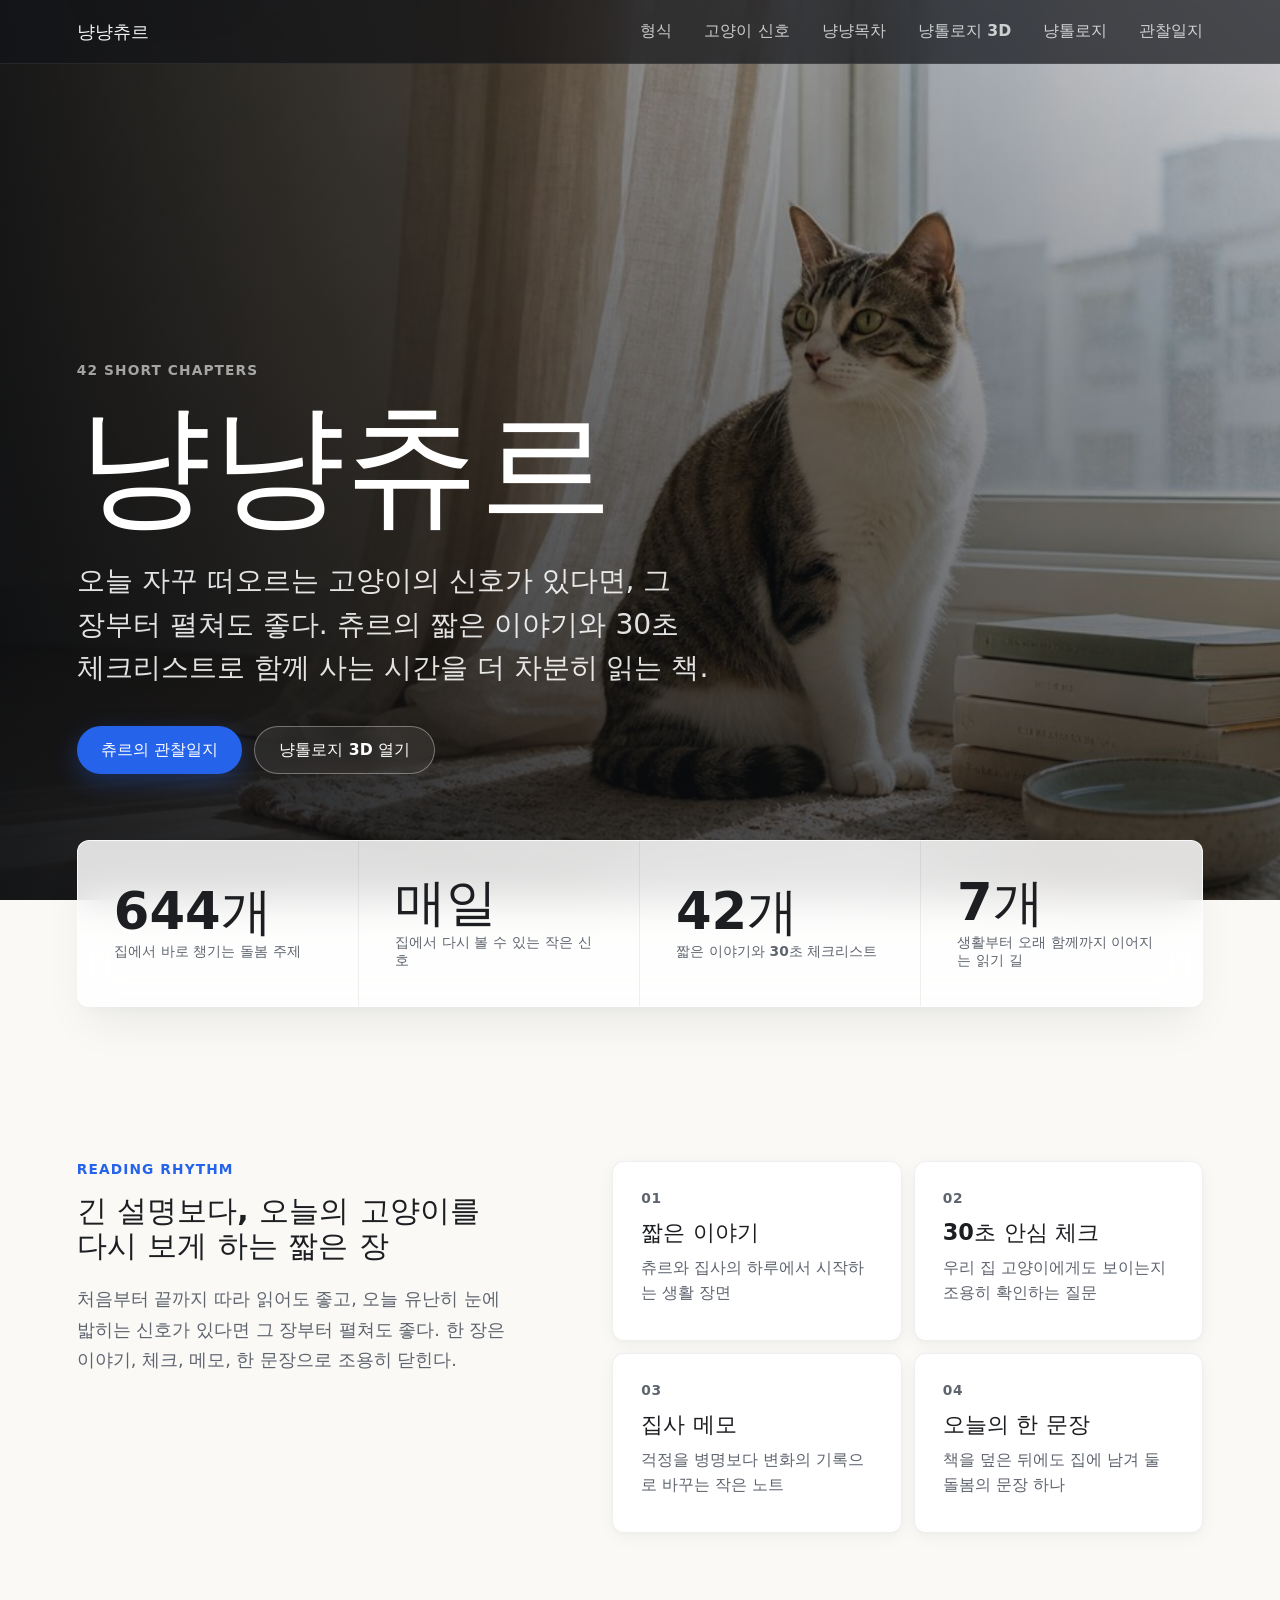
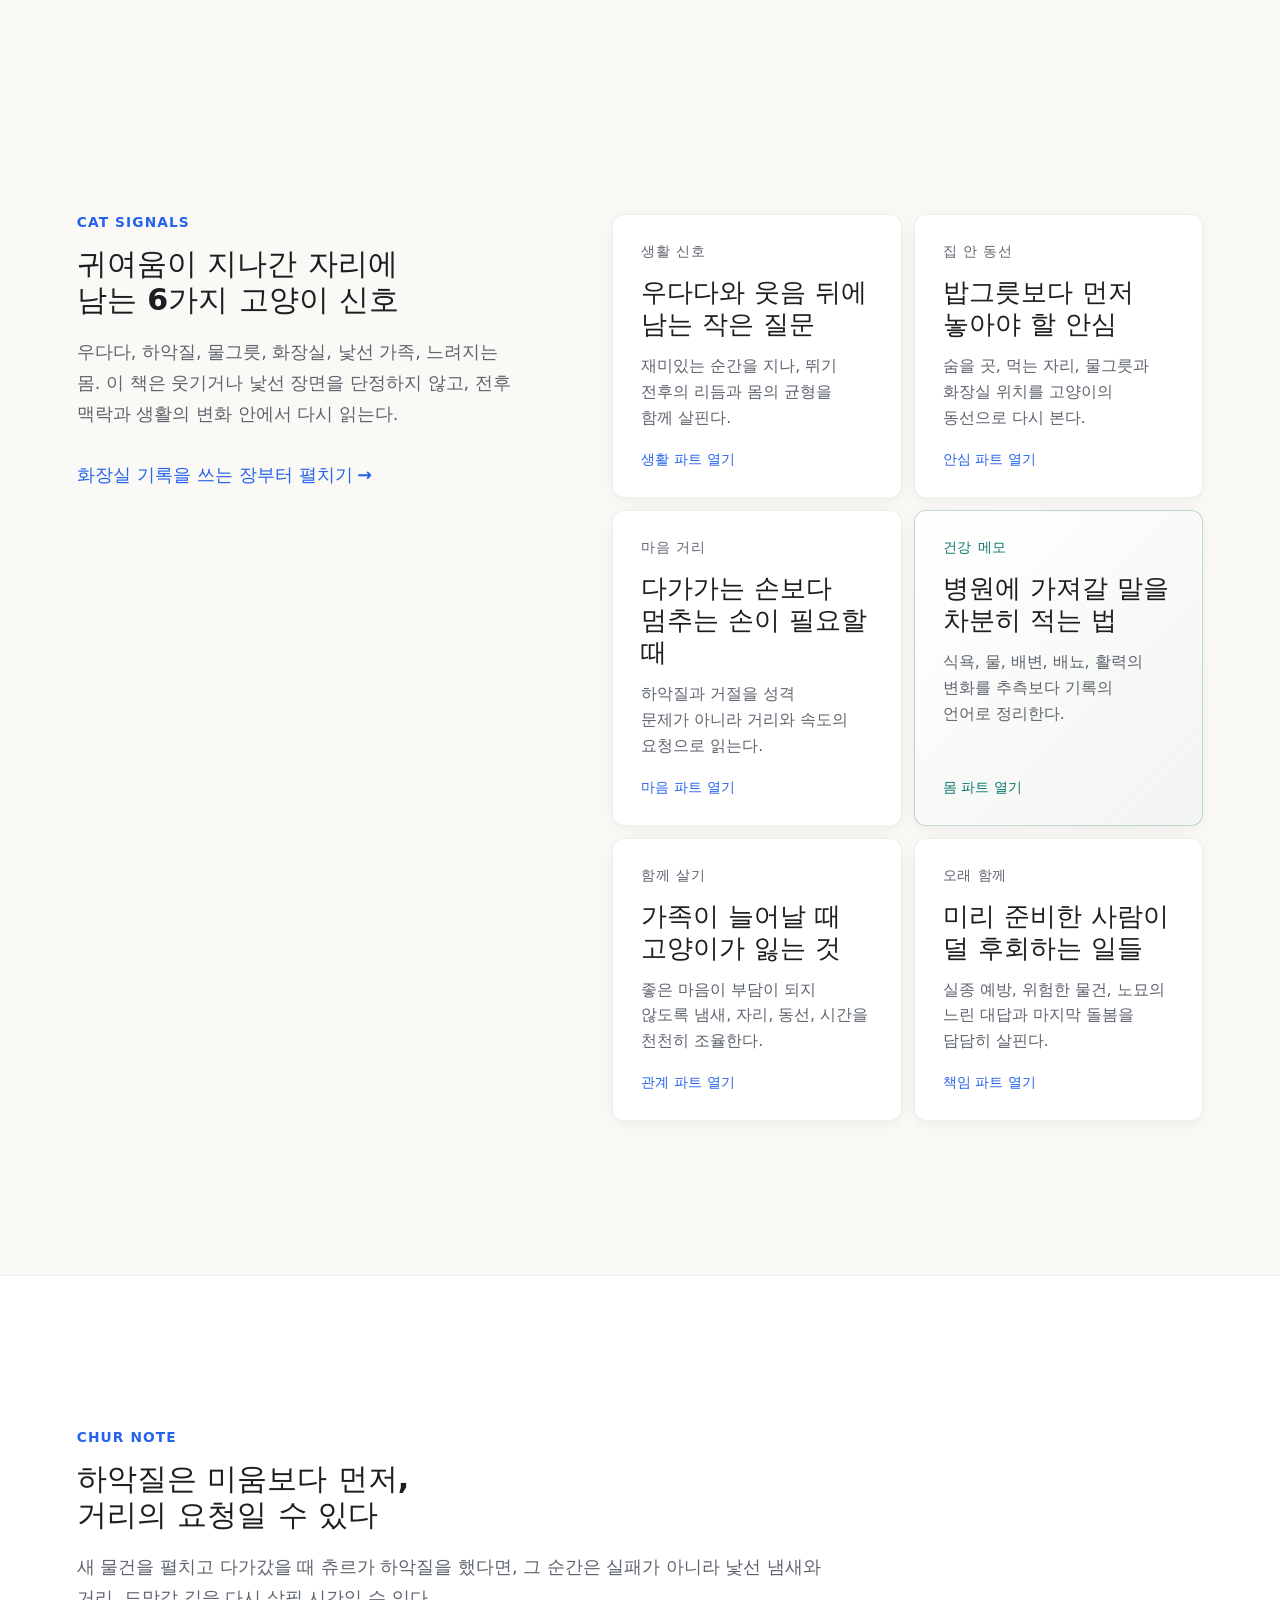
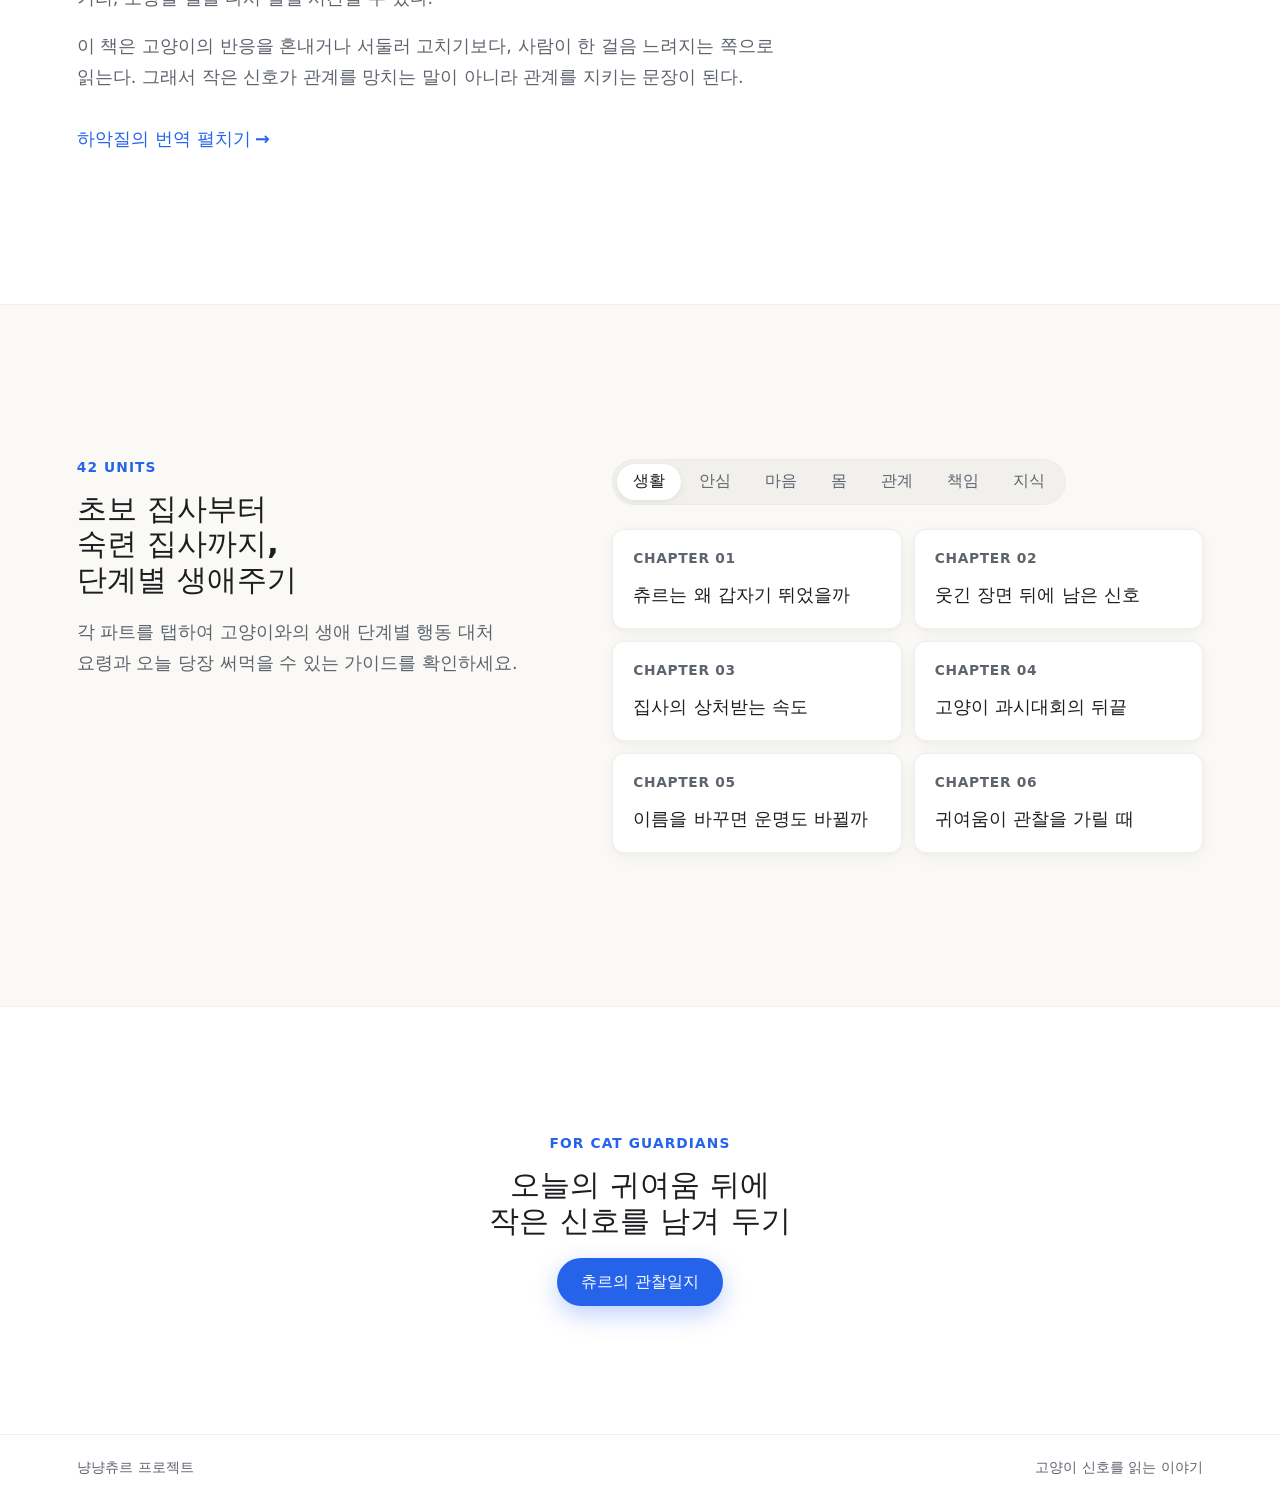
<file: web/index.html>
<!doctype html>
<html lang="ko">
  <head>
    <meta charset="utf-8" />
    <meta name="viewport" content="width=device-width, initial-scale=1" />
    <title>냥냥츄르 | 고양이 신호를 읽는 이야기 노트</title>
    <meta
      name="description"
      content="고양이 츄르와 집사의 짧은 이야기로 행동, 건강, 돌봄, 관계의 신호를 읽는 집사용 관찰 노트"
    />
    <link rel="icon" href="data:," />
    <link
      rel="preload"
      as="image"
      href="../assets/hero-window-cat-1280.jpg"
      imagesrcset="../assets/hero-window-cat-768.jpg 768w, ../assets/hero-window-cat-1280.jpg 1280w"
      imagesizes="100vw"
      fetchpriority="high"
    />
    <link rel="stylesheet" href="./styles.css?v=20260605-pctitles" />
  </head>
  <body>
    <a class="skip-link" href="#format">본문으로 건너뛰기</a>
    <header class="site-header" aria-label="상단 내비게이션">
      <a class="brand" href="#top" aria-label="냥냥츄르 처음으로">냥냥츄르</a>
      <nav class="nav-links" aria-label="주요 섹션">
        <a href="#format">형식</a>
        <a href="#signals">고양이 신호</a>
        <a href="#chapters">냥냥목차</a>
        <a href="./ontology-3d.html">냥톨로지 3D</a>
        <a href="./ontology.html">냥톨로지</a>
        <a href="./manuscript.html">관찰일지</a>
      </nav>
    </header>

    <main id="top">
      <section class="hero" aria-labelledby="hero-title">
        <picture class="hero-media">
          <source
            type="image/jpeg"
            srcset="../assets/hero-window-cat-768.jpg 768w, ../assets/hero-window-cat-1280.jpg 1280w"
            sizes="100vw"
          />
          <img
            class="hero-image"
            src="../assets/hero-window-cat-1280.jpg"
            width="1280"
            height="683"
            alt="창가에 앉은 고양이와 책, 물그릇"
            decoding="async"
            fetchpriority="high"
          />
        </picture>
        <div class="hero-scrim"></div>
        <div class="hero-content">
          <p class="eyebrow">42 short chapters</p>
          <h1 id="hero-title">냥냥츄르</h1>
          <p class="hero-copy">
            오늘 자꾸 떠오르는 고양이의 신호가 있다면, 그 장부터 펼쳐도 좋다. 츄르의 짧은 이야기와 30초 체크리스트로 함께 사는 시간을 더 차분히 읽는 책.
          </p>
          <div class="hero-actions">
            <a class="button primary" href="./manuscript.html">츄르의 관찰일지</a>
            <a class="button secondary" href="./ontology-3d.html">냥톨로지 3D 열기</a>
          </div>
        </div>
      </section>

      <section class="summary-band" aria-label="프로젝트 요약">
        <div class="summary-item">
          <strong>644개</strong>
          <span>집에서 바로 챙기는 돌봄 주제</span>
        </div>
        <div class="summary-item">
          <strong>매일</strong>
          <span>집에서 다시 볼 수 있는 작은 신호</span>
        </div>
        <div class="summary-item">
          <strong>42개</strong>
          <span>짧은 이야기와 30초 체크리스트</span>
        </div>
        <div class="summary-item">
          <strong>7개</strong>
          <span>생활부터 오래 함께까지 이어지는 읽기 길</span>
        </div>
      </section>

      <section class="section" id="format" aria-labelledby="format-title">
        <div class="section-copy">
          <p class="eyebrow">Reading rhythm</p>
          <h2 id="format-title">긴 설명보다, 오늘의 고양이를 다시 보게 하는 짧은 장</h2>
          <p>
            처음부터 끝까지 따라 읽어도 좋고, 오늘 유난히 눈에 밟히는 신호가 있다면 그 장부터 펼쳐도 좋다. 한 장은 이야기, 체크, 메모, 한 문장으로 조용히 닫힌다.
          </p>
        </div>
        <div class="format-grid" aria-label="책의 반복 구조">
          <article>
            <span>01</span>
            <strong>짧은 이야기</strong>
            <p>츄르와 집사의 하루에서 시작하는 생활 장면</p>
          </article>
          <article>
            <span>02</span>
            <strong>30초 안심 체크</strong>
            <p>우리 집 고양이에게도 보이는지 조용히 확인하는 질문</p>
          </article>
          <article>
            <span>03</span>
            <strong>집사 메모</strong>
            <p>걱정을 병명보다 변화의 기록으로 바꾸는 작은 노트</p>
          </article>
          <article>
            <span>04</span>
            <strong>오늘의 한 문장</strong>
            <p>책을 덮은 뒤에도 집에 남겨 둘 돌봄의 문장 하나</p>
          </article>
        </div>
      </section>

      <section class="section categories" id="signals" aria-labelledby="signals-title">
        <div class="section-copy">
          <p class="eyebrow">Cat signals</p>
          <h2 id="signals-title">귀여움이 지나간 자리에 남는 6가지 고양이 신호</h2>
          <p>
            우다다, 하악질, 물그릇, 화장실, 낯선 가족, 느려지는 몸. 이 책은 웃기거나 낯선 장면을 단정하지 않고, 전후 맥락과 생활의 변화 안에서 다시 읽는다.
          </p>
          <a class="text-link" href="./manuscript.html#chapter-19">화장실 기록을 쓰는 장부터 펼치기</a>
        </div>
        <div class="category-grid" aria-label="고양이 신호 카테고리">
          <button class="category-card" type="button" data-part-open="0">
            <span>생활 신호</span>
            <strong>우다다와 웃음 뒤에 남는 작은 질문</strong>
            <p>재미있는 순간을 지나, 뛰기 전후의 리듬과 몸의 균형을 함께 살핀다.</p>
            <em>생활 파트 열기</em>
          </button>
          <button class="category-card" type="button" data-part-open="1">
            <span>집 안 동선</span>
            <strong>밥그릇보다 먼저 놓아야 할 안심</strong>
            <p>숨을 곳, 먹는 자리, 물그릇과 화장실 위치를 고양이의 동선으로 다시 본다.</p>
            <em>안심 파트 열기</em>
          </button>
          <button class="category-card" type="button" data-part-open="2">
            <span>마음 거리</span>
            <strong>다가가는 손보다 멈추는 손이 필요할 때</strong>
            <p>하악질과 거절을 성격 문제가 아니라 거리와 속도의 요청으로 읽는다.</p>
            <em>마음 파트 열기</em>
          </button>
          <button class="category-card highlight" type="button" data-part-open="3">
            <span>건강 메모</span>
            <strong>병원에 가져갈 말을 차분히 적는 법</strong>
            <p>식욕, 물, 배변, 배뇨, 활력의 변화를 추측보다 기록의 언어로 정리한다.</p>
            <em>몸 파트 열기</em>
          </button>
          <button class="category-card" type="button" data-part-open="4">
            <span>함께 살기</span>
            <strong>가족이 늘어날 때 고양이가 잃는 것</strong>
            <p>좋은 마음이 부담이 되지 않도록 냄새, 자리, 동선, 시간을 천천히 조율한다.</p>
            <em>관계 파트 열기</em>
          </button>
          <button class="category-card" type="button" data-part-open="5">
            <span>오래 함께</span>
            <strong>미리 준비한 사람이 덜 후회하는 일들</strong>
            <p>실종 예방, 위험한 물건, 노묘의 느린 대답과 마지막 돌봄을 담담히 살핀다.</p>
            <em>책임 파트 열기</em>
          </button>
        </div>
      </section>

      <section class="section quiet" aria-labelledby="sample-title">
        <div class="section-copy">
          <p class="eyebrow">Chur note</p>
          <h2 class="title-lines" id="sample-title">
            <span>하악질은 미움보다 먼저,</span>
            <span>거리의 요청일 수 있다</span>
          </h2>
          <p>
            새 물건을 펼치고 다가갔을 때 츄르가 하악질을 했다면, 그 순간은 실패가 아니라 낯선 냄새와 거리, 도망갈 길을 다시 살필 시간일 수 있다.
          </p>
          <p>
            이 책은 고양이의 반응을 혼내거나 서둘러 고치기보다, 사람이 한 걸음 느려지는 쪽으로 읽는다. 그래서 작은 신호가 관계를 망치는 말이 아니라 관계를 지키는 문장이 된다.
          </p>
          <a class="text-link" href="./manuscript.html#chapter-14">하악질의 번역 펼치기</a>
        </div>
      </section>

      <section class="section" id="chapters" aria-labelledby="chapters-title">
        <div class="section-copy">
          <p class="eyebrow">42 units</p>
          <h2 class="title-lines" id="chapters-title">
            <span>초보 집사부터</span>
            <span>숙련 집사까지,</span>
            <span>단계별 생애주기</span>
          </h2>
          <p>각 파트를 탭하여 고양이와의 생애 단계별 행동 대처 요령과 오늘 당장 써먹을 수 있는 가이드를 확인하세요.</p>
        </div>
        <div class="chapters-wrapper">
          <div class="chapter-tabs" role="tablist" aria-label="목차 파트">
            <button class="tab-button active" id="part-tab-0" role="tab" type="button" data-part="0" aria-controls="chapter-list" aria-selected="true">생활</button>
            <button class="tab-button" id="part-tab-1" role="tab" type="button" data-part="1" aria-controls="chapter-list" aria-selected="false" tabindex="-1">안심</button>
            <button class="tab-button" id="part-tab-2" role="tab" type="button" data-part="2" aria-controls="chapter-list" aria-selected="false" tabindex="-1">마음</button>
            <button class="tab-button" id="part-tab-3" role="tab" type="button" data-part="3" aria-controls="chapter-list" aria-selected="false" tabindex="-1">몸</button>
            <button class="tab-button" id="part-tab-4" role="tab" type="button" data-part="4" aria-controls="chapter-list" aria-selected="false" tabindex="-1">관계</button>
            <button class="tab-button" id="part-tab-5" role="tab" type="button" data-part="5" aria-controls="chapter-list" aria-selected="false" tabindex="-1">책임</button>
            <button class="tab-button" id="part-tab-6" role="tab" type="button" data-part="6" aria-controls="chapter-list" aria-selected="false" tabindex="-1">지식</button>
          </div>
          <div class="chapter-list" id="chapter-list" role="tabpanel" aria-live="polite" aria-labelledby="part-tab-0" tabindex="0"></div>
        </div>
      </section>

      <div class="part-modal" id="part-modal" role="dialog" aria-modal="true" aria-hidden="true" aria-labelledby="part-modal-title" aria-describedby="part-modal-summary" hidden>
        <div class="modal-backdrop" data-modal-close></div>
        <section class="modal-panel" tabindex="-1">
          <button class="modal-close" type="button" aria-label="상세 닫기" data-modal-close>×</button>
          <p class="modal-kicker" id="part-modal-kicker"></p>
          <h3 id="part-modal-title"></h3>
          <p id="part-modal-summary"></p>
          <div class="modal-meta" aria-label="파트 핵심 요약">
            <article>
              <span>집사가 볼 신호</span>
              <strong id="part-modal-focus"></strong>
            </article>
            <article>
              <span>남는 쓸모</span>
              <strong id="part-modal-reader"></strong>
            </article>
            <article>
              <span>읽는 결</span>
              <strong id="part-modal-tone"></strong>
            </article>
          </div>
          <div class="modal-badges" id="part-modal-badges" aria-label="핵심 키워드"></div>
          <div class="modal-unit-list" id="part-modal-units"></div>
          <div class="modal-footer">
            <p id="part-modal-closing"></p>
            <a class="button primary compact" id="part-modal-link" href="./manuscript.html">해당 장면 펼치기</a>
          </div>
        </section>
      </div>

      <section class="final-cta" aria-labelledby="cta-title">
        <p class="eyebrow">For cat guardians</p>
        <h2 id="cta-title">
          <span>오늘의 귀여움 뒤에</span>
          <span>작은 신호를 남겨 두기</span>
        </h2>
        <a class="button primary" href="./manuscript.html">츄르의 관찰일지</a>
      </section>
    </main>

    <footer class="site-footer">
      <span>냥냥츄르 프로젝트</span>
      <span>고양이 신호를 읽는 이야기</span>
    </footer>

    <script src="./script.js?v=20260604-opt" defer></script>
  </body>
</html>
</file>
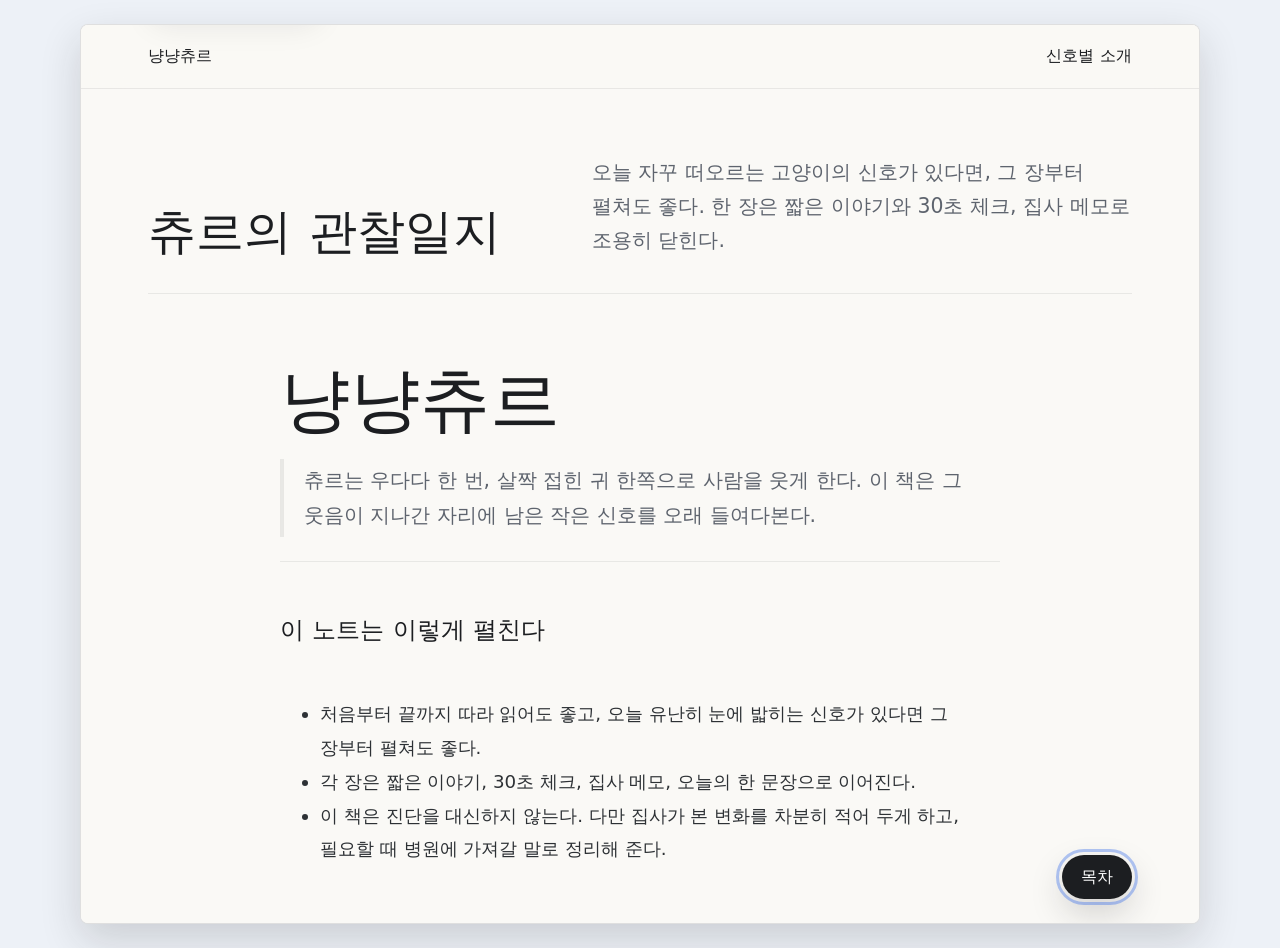
<file: evidence/desktop-chapter-images-456-verify.html>
<!doctype html>
<html lang="ko">
  <head>
    <meta charset="utf-8" />
    <meta name="viewport" content="width=device-width, initial-scale=1" />
    <title>Desktop Chapter 4-6 Image Verification</title>
    <style>
      * { box-sizing: border-box; }

      body {
        margin: 0;
        min-height: 100vh;
        display: grid;
        place-items: start center;
        padding: 24px;
        background: #edf1f7;
        font-family: system-ui, sans-serif;
      }

      iframe {
        width: 1120px;
        max-width: 100%;
        height: 900px;
        border: 1px solid rgba(28, 30, 33, 0.14);
        border-radius: 8px;
        background: #fff;
        box-shadow: 0 16px 40px rgba(28, 30, 33, 0.16);
      }
    </style>
  </head>
  <body>
    <iframe
      id="reader-frame"
      title="desktop verification frame"
      src="../web/manuscript.html?chapter-images=20260604-456"
    ></iframe>
    <script>
      const frame = document.querySelector("#reader-frame");

      frame.addEventListener("load", () => {
        window.setTimeout(() => {
          const doc = frame.contentDocument;
          const target = doc?.querySelector("#chapter-4");
          if (!target) return;

          frame.contentWindow.scrollTo({
            top: Math.max(0, target.offsetTop - 84),
            behavior: "auto"
          });
        }, 700);
      });
    </script>
  </body>
</html>
</file>
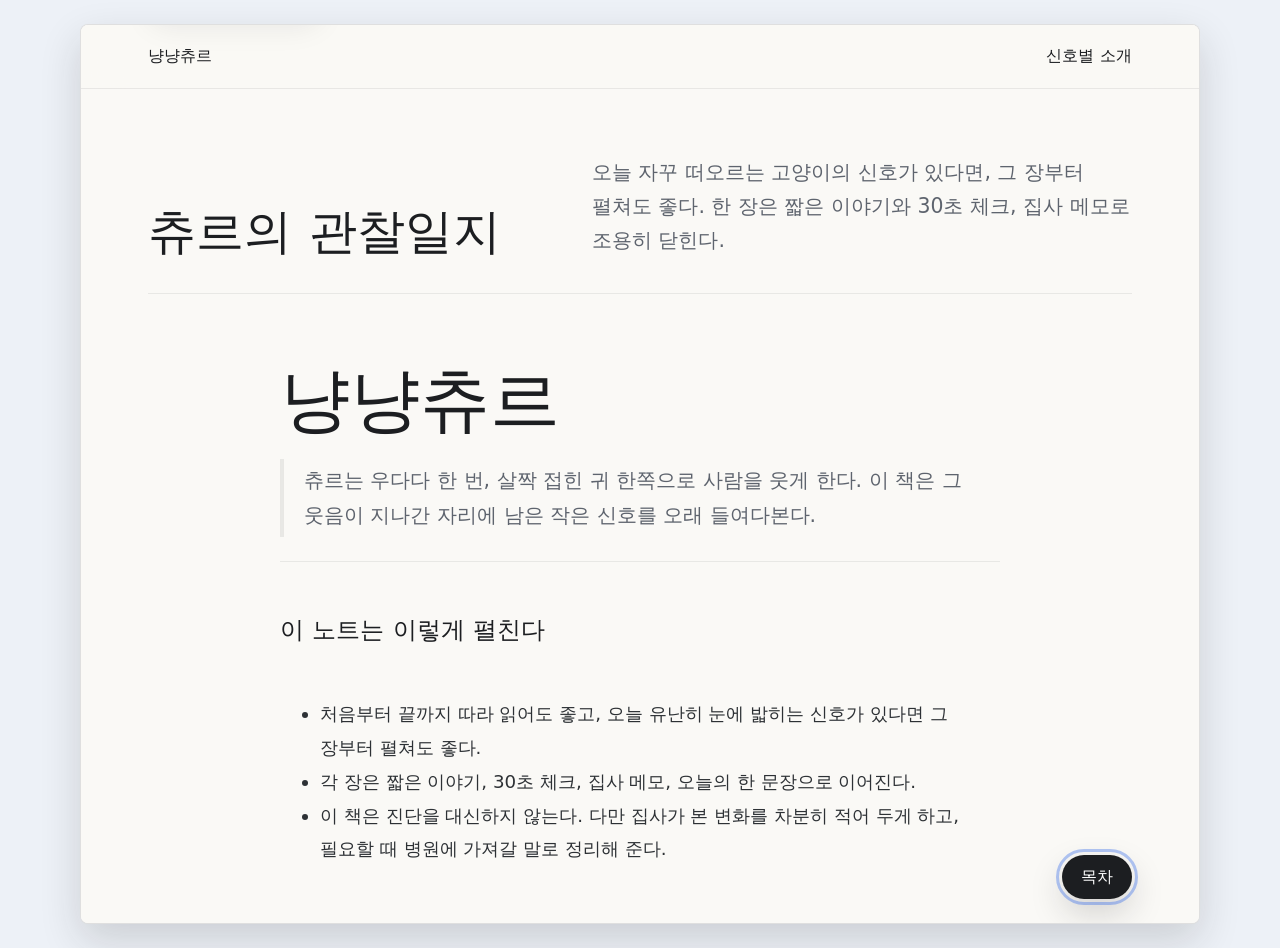
<file: evidence/desktop-chapter-images-710-verify.html>
<!doctype html>
<html lang="ko">
  <head>
    <meta charset="utf-8" />
    <meta name="viewport" content="width=device-width, initial-scale=1" />
    <title>Desktop Chapter 7-10 Image Verification</title>
    <style>
      * { box-sizing: border-box; }

      body {
        margin: 0;
        min-height: 100vh;
        display: grid;
        place-items: start center;
        padding: 24px;
        background: #edf1f7;
        font-family: system-ui, sans-serif;
      }

      iframe {
        width: 1120px;
        max-width: 100%;
        height: 900px;
        border: 1px solid rgba(28, 30, 33, 0.14);
        border-radius: 8px;
        background: #fff;
        box-shadow: 0 16px 40px rgba(28, 30, 33, 0.16);
      }
    </style>
  </head>
  <body>
    <iframe
      id="reader-frame"
      title="desktop verification frame"
      src="../web/manuscript.html?chapter-images=20260604-710"
    ></iframe>
    <script>
      const frame = document.querySelector("#reader-frame");

      frame.addEventListener("load", () => {
        window.setTimeout(() => {
          const doc = frame.contentDocument;
          const target = doc?.querySelector("#chapter-7");
          if (!target) return;

          frame.contentWindow.scrollTo({
            top: Math.max(0, target.offsetTop - 84),
            behavior: "auto"
          });
        }, 700);
      });
    </script>
  </body>
</html>
</file>
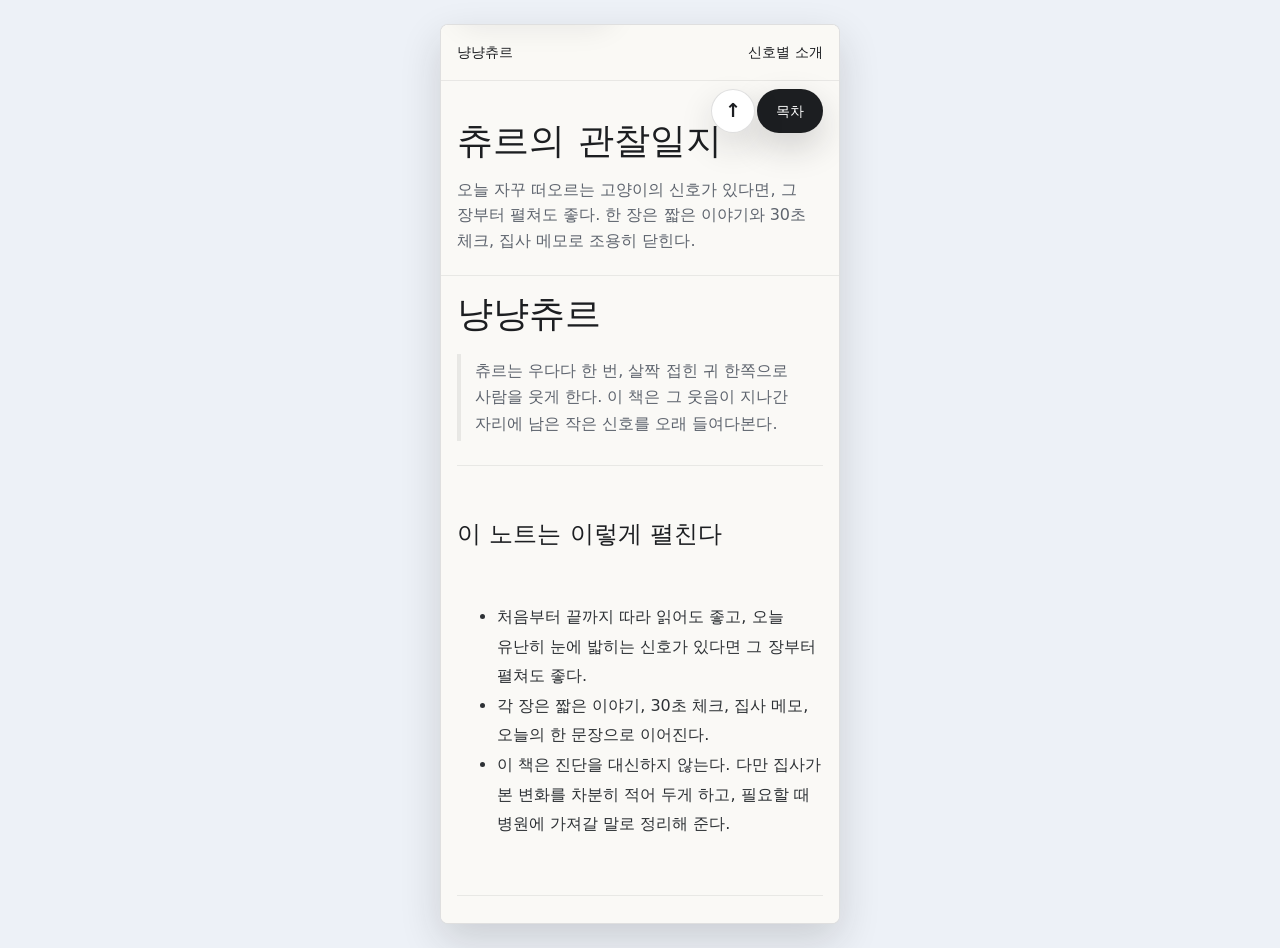
<file: evidence/mobile-chapter-images-456-verify.html>
<!doctype html>
<html lang="ko">
  <head>
    <meta charset="utf-8" />
    <meta name="viewport" content="width=device-width, initial-scale=1" />
    <title>Mobile Chapter 4-6 Image Verification</title>
    <style>
      * { box-sizing: border-box; }

      body {
        margin: 0;
        min-height: 100vh;
        display: grid;
        place-items: start center;
        padding: 24px;
        background: #edf1f7;
        font-family: system-ui, sans-serif;
      }

      iframe {
        width: 400px;
        max-width: 100%;
        height: 900px;
        border: 1px solid rgba(28, 30, 33, 0.14);
        border-radius: 8px;
        background: #fff;
        box-shadow: 0 16px 40px rgba(28, 30, 33, 0.16);
      }
    </style>
  </head>
  <body>
    <iframe
      title="400px mobile verification frame"
      src="../web/manuscript.html?chapter-images=20260604-456#chapter-4"
    ></iframe>
  </body>
</html>
</file>
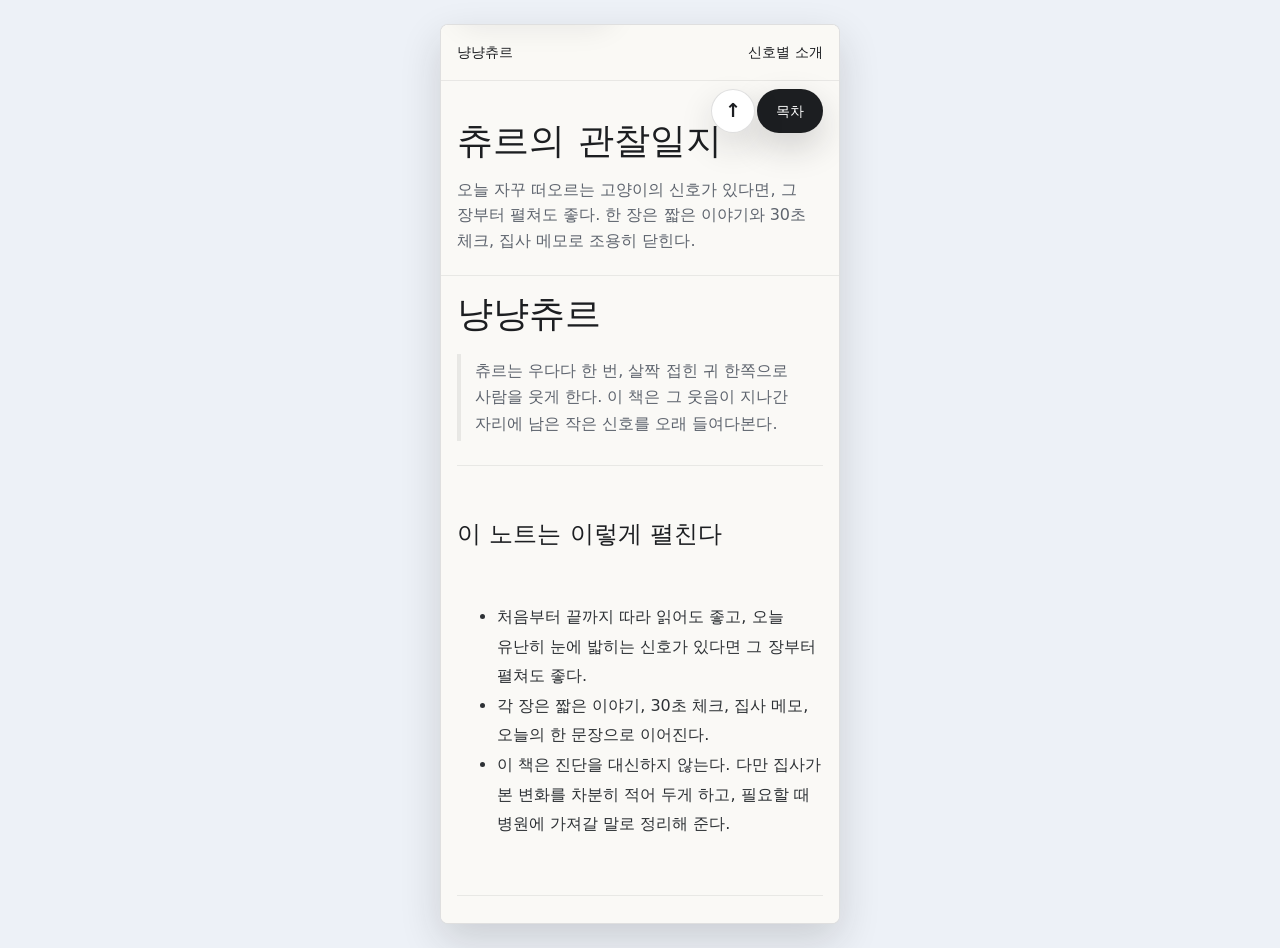
<file: evidence/mobile-chapter-images-710-verify.html>
<!doctype html>
<html lang="ko">
  <head>
    <meta charset="utf-8" />
    <meta name="viewport" content="width=device-width, initial-scale=1" />
    <title>Mobile Chapter 7-10 Image Verification</title>
    <style>
      * { box-sizing: border-box; }

      body {
        margin: 0;
        min-height: 100vh;
        display: grid;
        place-items: start center;
        padding: 24px;
        background: #edf1f7;
        font-family: system-ui, sans-serif;
      }

      iframe {
        width: 400px;
        max-width: 100%;
        height: 900px;
        border: 1px solid rgba(28, 30, 33, 0.14);
        border-radius: 8px;
        background: #fff;
        box-shadow: 0 16px 40px rgba(28, 30, 33, 0.16);
      }
    </style>
  </head>
  <body>
    <iframe
      title="400px mobile verification frame"
      src="../web/manuscript.html?chapter-images=20260604-710#chapter-7"
    ></iframe>
  </body>
</html>
</file>
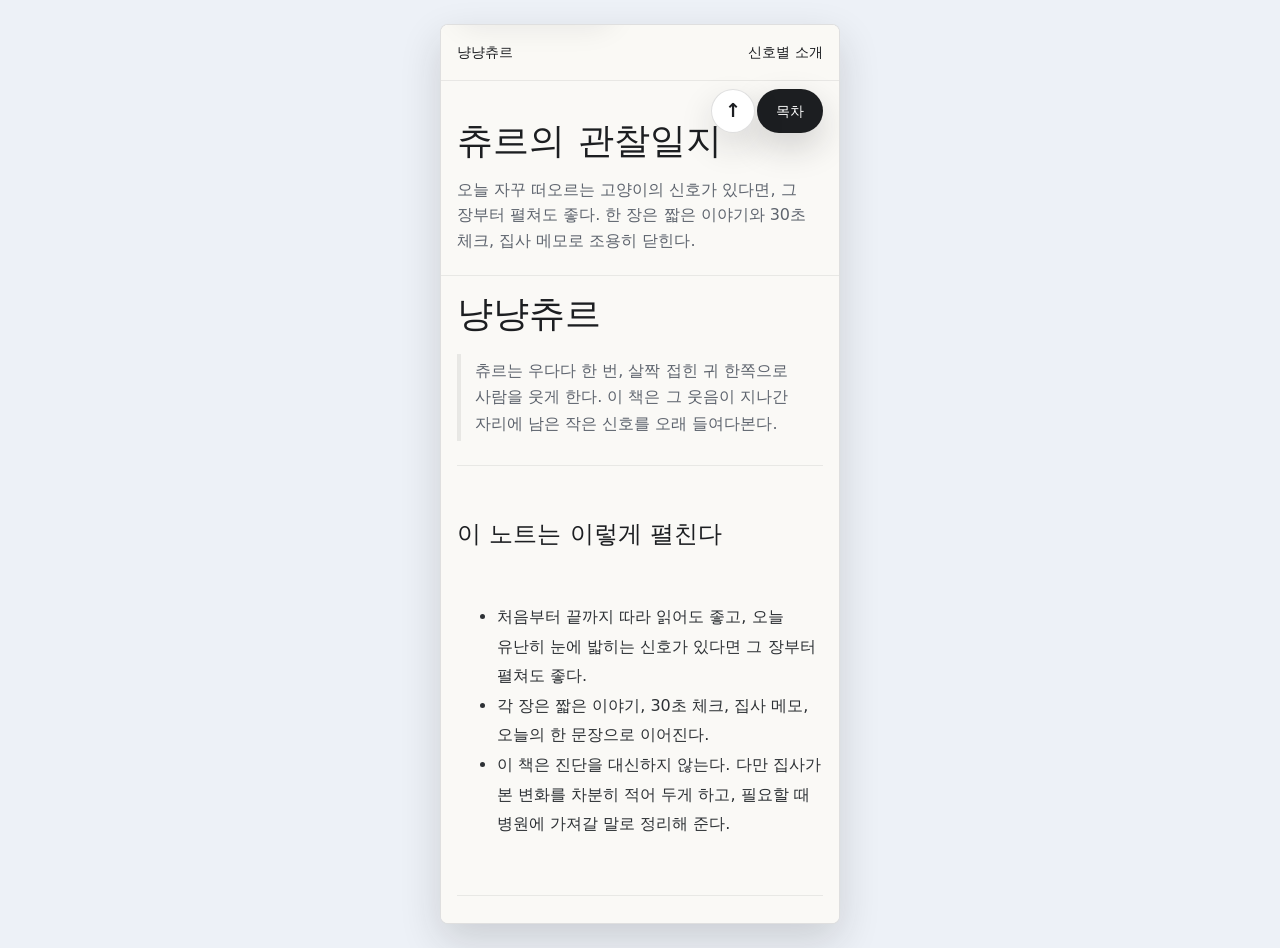
<file: evidence/mobile-chapter-images-verify.html>
<!doctype html>
<html lang="ko">
  <head>
    <meta charset="utf-8" />
    <meta name="viewport" content="width=device-width, initial-scale=1" />
    <title>Mobile Chapter Image Verification</title>
    <style>
      * { box-sizing: border-box; }

      body {
        margin: 0;
        min-height: 100vh;
        display: grid;
        place-items: start center;
        padding: 24px;
        background: #edf1f7;
        font-family: system-ui, sans-serif;
      }

      iframe {
        width: 400px;
        max-width: 100%;
        height: 900px;
        border: 1px solid rgba(28, 30, 33, 0.14);
        border-radius: 8px;
        background: #fff;
        box-shadow: 0 16px 40px rgba(28, 30, 33, 0.16);
      }
    </style>
  </head>
  <body>
    <iframe
      id="phone"
      title="400px mobile verification frame"
      src="../web/manuscript.html?chapter-images=20260604#chapter-1"
    ></iframe>
    <script>
      const phone = document.querySelector("#phone");

      phone.addEventListener("load", () => {
        window.setTimeout(() => {
          phone.contentWindow?.scrollBy(0, 108);
        }, 700);
      });
    </script>
  </body>
</html>
</file>
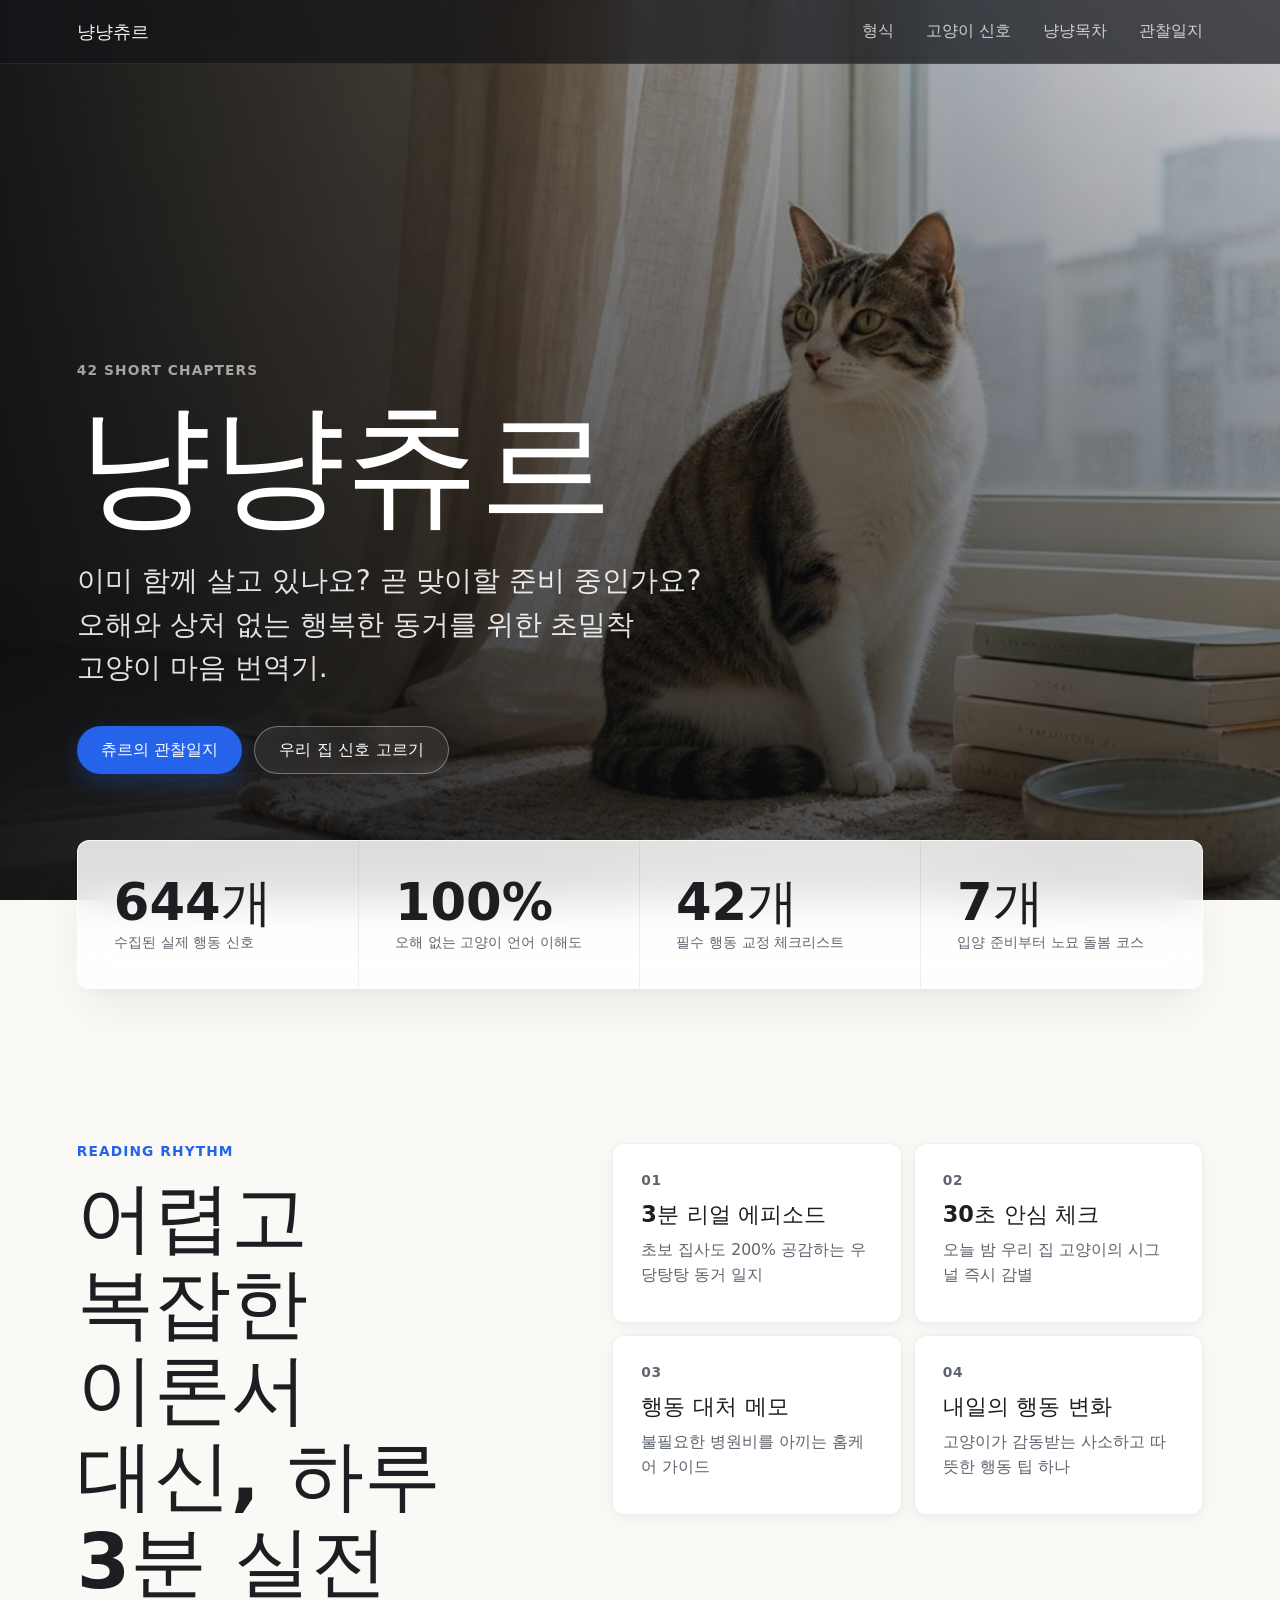
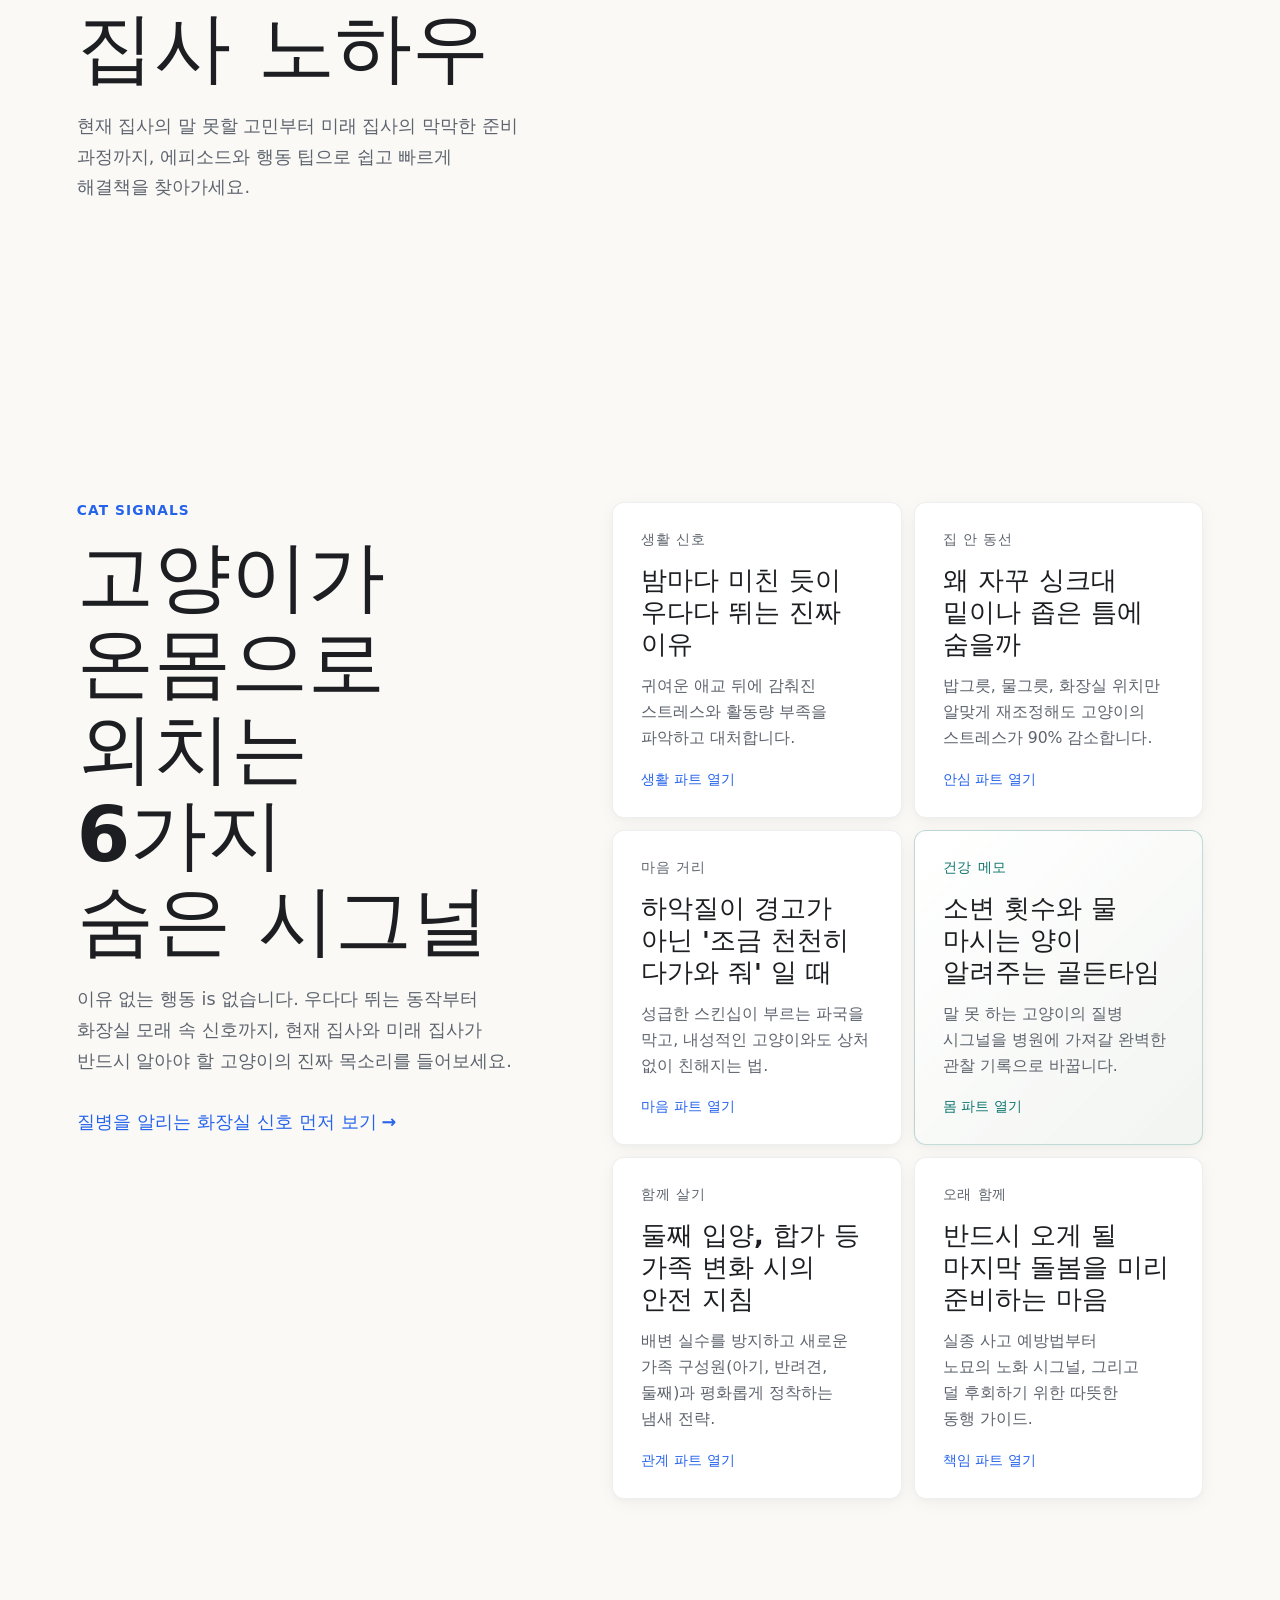
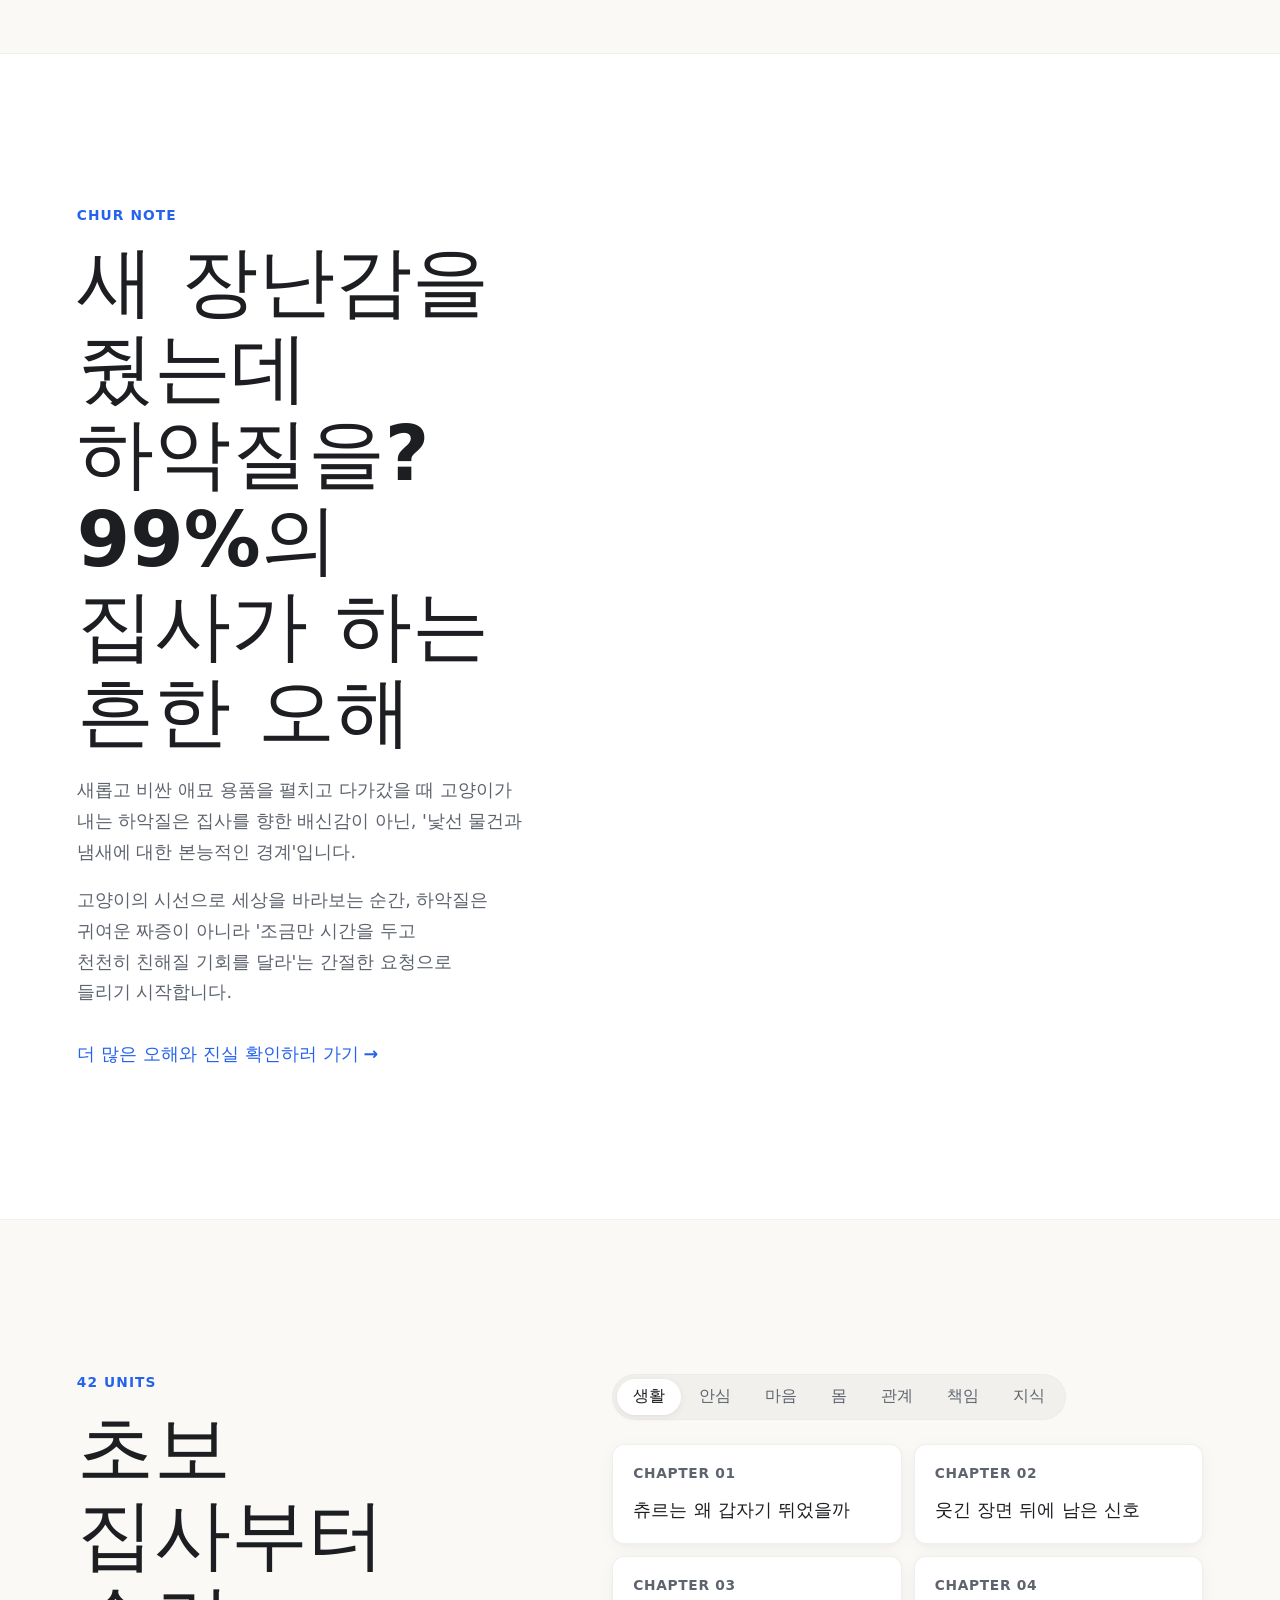
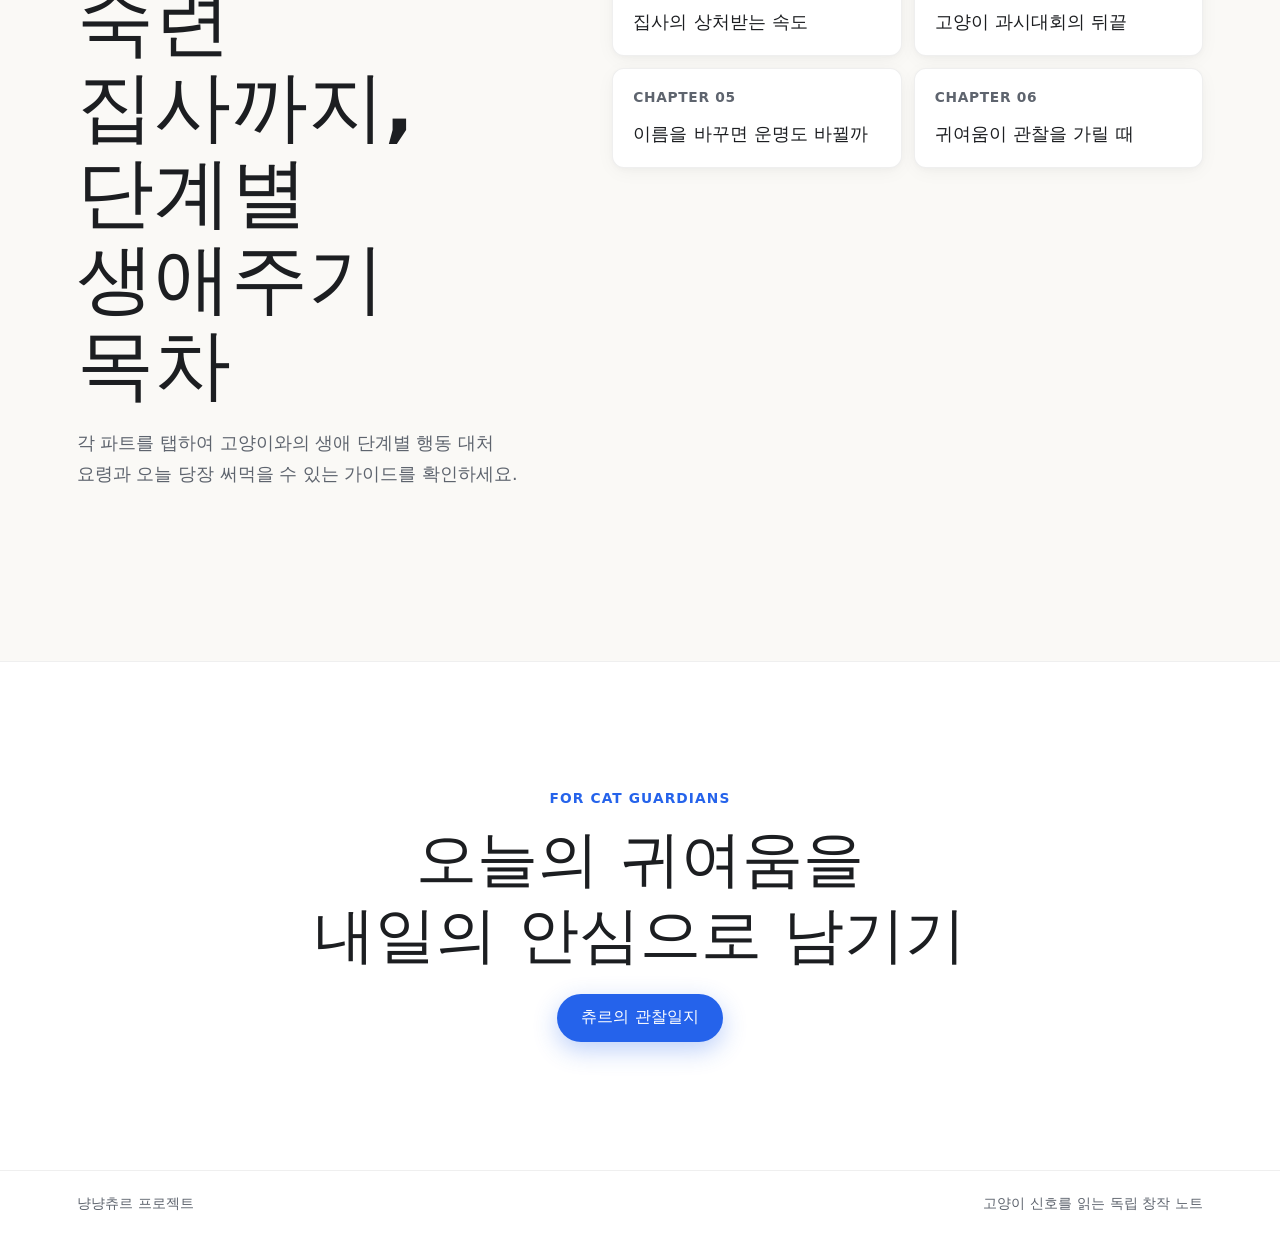
<file: web/nyangnyang-chur-landing-standalone.html>
<!doctype html>
<html lang="ko">
  <head>
    <meta charset="utf-8" />
    <meta name="viewport" content="width=device-width, initial-scale=1" />
    <title>냥냥츄르 | 고양이 신호를 읽는 빠른 책</title>
    <meta
      name="description"
      content="고양이 츄르와 집사의 짧은 장면으로 행동, 건강, 돌봄, 관계의 신호를 읽는 빠른 독서형 책 프로젝트"
    />
    <link rel="icon" href="data:," />
    <link
      rel="preload"
      as="image"
      href="../assets/hero-window-cat-1280.jpg"
      imagesrcset="../assets/hero-window-cat-768.jpg 768w, ../assets/hero-window-cat-1280.jpg 1280w"
      imagesizes="100vw"
      fetchpriority="high"
    />
    <style>
:root {
  --bg: #FAF9F6;
  --surface: #ffffff;
  --surface-soft: rgba(255, 255, 255, 0.8);
  --ink: #1C1E21;
  --muted: #5E646E;
  --line: rgba(28, 30, 33, 0.07);
  --line-strong: rgba(28, 30, 33, 0.14);
  --blue: #2563EB;
  --green: #0F766E;
  --coral: #EA580C;
  --shadow: 0 4px 20px -2px rgba(28, 30, 33, 0.05), 0 2px 6px -1px rgba(28, 30, 33, 0.03);
  --shadow-lg: 0 24px 48px -12px rgba(18, 22, 28, 0.08), 0 8px 16px -4px rgba(18, 22, 28, 0.03);
  --font-sans: "Malgun Gothic", "Apple SD Gothic Neo", "Noto Sans KR", "Segoe UI", system-ui, -apple-system, BlinkMacSystemFont, Arial, sans-serif;
  --page-x: clamp(20px, 6vw, 80px);
  --radius: 12px;
  --text-xs: clamp(0.76rem, 0.72rem + 0.2vw, 0.86rem);
  --text-sm: clamp(0.88rem, 0.84rem + 0.22vw, 0.98rem);
  --text-base: clamp(1rem, 0.94rem + 0.28vw, 1.1rem);
  --text-md: clamp(1.1rem, 1rem + 0.45vw, 1.35rem);
  --text-lg: clamp(1.28rem, 1.12rem + 0.8vw, 1.85rem);
  --title: clamp(2.2rem, 1.6rem + 4vw, 4.8rem);
  --display: clamp(3.8rem, 2rem + 8vw, 8.5rem);
}

* {
  box-sizing: border-box;
}

html {
  font-size: 16px;
  -webkit-text-size-adjust: 100%;
  text-size-adjust: 100%;
  scroll-behavior: smooth;
}

body {
  margin: 0;
  background: var(--bg);
  color: var(--ink);
  font-family: var(--font-sans);
  font-synthesis: none;
  letter-spacing: 0;
  -webkit-font-smoothing: antialiased;
  -moz-osx-font-smoothing: grayscale;
}

body.modal-open {
  overflow: hidden;
}

img {
  display: block;
  max-width: 100%;
  height: auto;
}

.ai-generated-media {
  position: relative;
  isolation: isolate;
}

.ai-generated-media::after {
  content: attr(data-ai-label);
  position: absolute;
  z-index: 2;
  right: 12px;
  bottom: 12px;
  max-width: calc(100% - 24px);
  border: 1px solid rgba(255, 255, 255, 0.38);
  border-radius: 999px;
  padding: 6px 10px;
  background: rgba(28, 30, 33, 0.72);
  color: #ffffff;
  font-size: clamp(0.72rem, 0.68rem + 0.18vw, 0.84rem);
  font-weight: 800;
  line-height: 1.2;
  text-shadow: 0 1px 2px rgba(0, 0, 0, 0.35);
  pointer-events: none;
  backdrop-filter: blur(8px);
  -webkit-backdrop-filter: blur(8px);
}

.ai-generated-media img {
  user-select: none;
  -webkit-user-drag: none;
  -webkit-touch-callout: none;
}

a {
  color: inherit;
  text-decoration: none;
  transition: color 0.2s ease, opacity 0.2s ease;
}

button,
input,
textarea,
select {
  font: inherit;
  letter-spacing: 0;
}

/* Custom Scrollbar */
::-webkit-scrollbar {
  width: 8px;
  height: 8px;
}
::-webkit-scrollbar-track {
  background: transparent;
}
::-webkit-scrollbar-thumb {
  background: rgba(28, 30, 33, 0.15);
  border-radius: 99px;
  border: 2px solid var(--bg);
}
::-webkit-scrollbar-thumb:hover {
  background: rgba(28, 30, 33, 0.3);
}

.skip-link {
  position: fixed;
  z-index: 100;
  top: 12px;
  left: var(--page-x);
  transform: translateY(-150%);
  border-radius: 999px;
  padding: 10px 20px;
  background: var(--surface);
  color: var(--ink);
  font-size: var(--text-sm);
  font-weight: 700;
  box-shadow: var(--shadow-lg);
  transition: transform 0.25s cubic-bezier(0.16, 1, 0.3, 1);
}

.skip-link:focus-visible {
  transform: translateY(0);
  outline: 3px solid rgba(37, 99, 235, 0.35);
  outline-offset: 2px;
}

a:focus-visible,
button:focus-visible {
  outline: 3px solid rgba(37, 99, 235, 0.35);
  outline-offset: 2px;
}

/* Header */
.site-header {
  position: fixed;
  z-index: 50;
  top: 0;
  left: 0;
  right: 0;
  display: flex;
  align-items: center;
  justify-content: space-between;
  gap: 24px;
  height: 64px;
  padding: 0 var(--page-x);
  color: rgba(255, 255, 255, 0.95);
  background: rgba(18, 20, 24, 0.72);
  backdrop-filter: blur(20px) saturate(1.4);
  -webkit-backdrop-filter: blur(20px) saturate(1.4);
  border-bottom: 1px solid rgba(255, 255, 255, 0.08);
}

.brand {
  font-size: var(--text-base);
  font-weight: 800;
  letter-spacing: 0;
}

.nav-links {
  display: flex;
  gap: clamp(16px, 3vw, 32px);
  color: rgba(255, 255, 255, 0.75);
  font-size: var(--text-sm);
  font-weight: 600;
}

.nav-links a:hover {
  color: #fff;
}

/* Hero Section */
.hero {
  position: relative;
  min-height: 100svh;
  display: grid;
  align-items: end;
  overflow: hidden;
  padding: 140px var(--page-x) clamp(100px, 14vh, 160px);
}

.hero-media,
.hero-image,
.hero-scrim {
  position: absolute;
  inset: 0;
  width: 100%;
  height: 100%;
}

.hero-media {
  overflow: hidden;
  background: #181a1d;
}

.hero-image {
  object-fit: cover;
  object-position: 58% center;
  transform: scale(1.02);
  filter: brightness(0.95);
  animation: hero-zoom 20s cubic-bezier(0.25, 1, 0.5, 1) infinite alternate;
}

@keyframes hero-zoom {
  from { transform: scale(1.02); }
  to { transform: scale(1.08); }
}

.hero-scrim {
  background:
    linear-gradient(90deg, rgba(12, 14, 17, 0.85) 0%, rgba(12, 14, 17, 0.4) 50%, rgba(12, 14, 17, 0.1) 100%),
    linear-gradient(0deg, rgba(12, 14, 17, 0.6) 0%, rgba(12, 14, 17, 0) 100%);
}

.hero-content {
  position: relative;
  z-index: 1;
  width: min(800px, 100%);
  color: #fff;
}

.eyebrow {
  margin: 0 0 16px;
  color: var(--blue);
  font-size: var(--text-xs);
  font-weight: 800;
  text-transform: uppercase;
  letter-spacing: 0.08em;
}

.hero .eyebrow {
  color: rgba(255, 255, 255, 0.6);
}

h1, h2, h3, p {
  margin-top: 0;
}

h1 {
  max-width: 10ch;
  margin-bottom: 24px;
  font-size: var(--display);
  line-height: 1.05;
  font-weight: 900;
  text-wrap: balance;
  word-break: keep-all;
  overflow-wrap: break-word;
  letter-spacing: 0;
}

h2 {
  margin-bottom: 20px;
  font-size: var(--title);
  line-height: 1.12;
  font-weight: 800;
  text-wrap: balance;
  word-break: keep-all;
  overflow-wrap: break-word;
  letter-spacing: 0;
}

.hero-copy {
  max-width: 640px;
  margin-bottom: 36px;
  color: rgba(255, 255, 255, 0.88);
  font-size: var(--text-lg);
  line-height: 1.55;
  font-weight: 500;
  text-wrap: pretty;
  word-break: keep-all;
  overflow-wrap: break-word;
}

.hero-actions,
.chapter-tabs {
  display: flex;
  flex-wrap: wrap;
  gap: 12px;
}

.button {
  display: inline-flex;
  min-height: 48px;
  align-items: center;
  justify-content: center;
  border-radius: 999px;
  padding: 0 24px;
  font-size: var(--text-sm);
  font-weight: 700;
  border: none;
  cursor: pointer;
  box-shadow: none;
  transition: all 0.3s cubic-bezier(0.16, 1, 0.3, 1);
}

.button:hover {
  transform: translateY(-2px);
}

.button.primary {
  background: var(--blue);
  color: #fff;
  box-shadow: 0 8px 24px rgba(37, 99, 235, 0.3);
}

.button.primary:hover {
  background: #1d4ed8;
  box-shadow: 0 12px 28px rgba(37, 99, 235, 0.45);
}

.button.secondary {
  border: 1px solid rgba(255, 255, 255, 0.35);
  color: #fff;
  background: rgba(255, 255, 255, 0.08);
  backdrop-filter: blur(12px);
  -webkit-backdrop-filter: blur(12px);
}

.button.secondary:hover {
  background: rgba(255, 255, 255, 0.2);
  border-color: rgba(255, 255, 255, 0.6);
}

.button.compact {
  min-height: 40px;
  flex: 0 0 auto;
}

/* Stats / Summary Band */
.summary-band {
  position: relative;
  z-index: 2;
  display: grid;
  grid-template-columns: repeat(4, minmax(0, 1fr));
  width: min(1180px, calc(100% - (var(--page-x) * 2)));
  margin: clamp(-60px, -6vw, -40px) auto 0;
  overflow: hidden;
  border: 1px solid rgba(255, 255, 255, 0.8);
  border-radius: var(--radius);
  background: rgba(255, 255, 255, 0.85);
  box-shadow: var(--shadow-lg);
  backdrop-filter: blur(20px) saturate(1.2);
  -webkit-backdrop-filter: blur(20px) saturate(1.2);
}

.summary-item {
  min-height: 140px;
  border-right: 1px solid var(--line);
  padding: clamp(24px, 3.5vw, 36px);
  display: flex;
  flex-direction: column;
  justify-content: center;
  transition: background-color 0.2s ease;
}

.summary-item:hover {
  background: rgba(255, 255, 255, 0.4);
}

.summary-item:last-child {
  border-right: 0;
}

.summary-item strong {
  display: block;
  margin-bottom: 6px;
  font-size: clamp(2rem, 1.4rem + 2.5vw, 3.2rem);
  line-height: 1;
  font-weight: 800;
  color: var(--ink);
  letter-spacing: 0;
}

.summary-item span {
  color: var(--muted);
  font-size: var(--text-xs);
  font-weight: 600;
}

/* Sections */
.section {
  display: grid;
  grid-template-columns: minmax(0, 0.86fr) minmax(0, 1.14fr);
  gap: clamp(40px, 7vw, 100px);
  align-items: start;
  width: min(1180px, calc(100% - (var(--page-x) * 2)));
  margin: 0 auto;
  padding: clamp(100px, 12vw, 160px) 0;
}

.section.quiet {
  width: 100%;
  padding-right: max(var(--page-x), calc((100vw - 1180px) / 2));
  padding-left: max(var(--page-x), calc((100vw - 1180px) / 2));
  background: var(--surface);
  border-top: 1px solid var(--line);
  border-bottom: 1px solid var(--line);
}

.section.quiet .section-copy {
  max-width: 760px;
}

.section-copy {
  max-width: 780px;
}

.section-copy p:not(.eyebrow) {
  color: var(--muted);
  font-size: var(--text-base);
  line-height: 1.75;
  text-wrap: pretty;
  word-break: keep-all;
  overflow-wrap: break-word;
}

.text-link {
  display: inline-flex;
  align-items: center;
  gap: 4px;
  margin-top: 16px;
  color: var(--blue);
  font-size: var(--text-base);
  font-weight: 700;
}

.text-link::after {
  content: "→";
  transition: transform 0.2s ease;
}

.text-link:hover::after {
  transform: translateX(4px);
}

/* Format Grid */
.format-grid {
  display: grid;
  grid-template-columns: repeat(2, minmax(0, 1fr));
  gap: 12px;
  align-self: start;
}

.format-grid article,
.chapter-item,
.modal-meta article,
.modal-unit {
  border: 1px solid var(--line);
  border-radius: var(--radius);
  background: var(--surface);
  box-shadow: var(--shadow);
  transition: all 0.3s cubic-bezier(0.16, 1, 0.3, 1);
}

.format-grid article {
  min-height: 180px;
  padding: clamp(20px, 3.2vw, 28px);
  display: flex;
  flex-direction: column;
}

.format-grid article:hover {
  transform: translateY(-4px);
  box-shadow: var(--shadow-lg);
  border-color: var(--line-strong);
}

.format-grid span,
.chapter-item span,
.modal-meta span,
.unit-number {
  display: block;
  margin-bottom: 12px;
  color: var(--muted);
  font-size: var(--text-xs);
  font-weight: 700;
  letter-spacing: 0.05em;
  text-transform: uppercase;
}

.format-grid strong {
  display: block;
  margin-bottom: 8px;
  font-size: clamp(1.1rem, 0.95rem + 0.6vw, 1.4rem);
  line-height: 1.3;
  font-weight: 800;
  color: var(--ink);
}

.format-grid p {
  margin: 0;
  color: var(--muted);
  font-size: var(--text-sm);
  line-height: 1.6;
}

/* Categories Section */
.categories {
  padding-top: clamp(80px, 10vw, 130px);
}

.category-grid {
  display: grid;
  grid-template-columns: repeat(2, minmax(0, 1fr));
  gap: 12px;
  align-self: start;
}

.category-card {
  display: flex;
  flex-direction: column;
  min-height: 230px;
  border: 1px solid var(--line);
  border-radius: var(--radius);
  padding: clamp(20px, 3vw, 28px);
  background: var(--surface);
  color: inherit;
  text-align: left;
  cursor: pointer;
  box-shadow: var(--shadow);
  transition: all 0.3s cubic-bezier(0.16, 1, 0.3, 1);
}

.category-card:hover,
.category-card:focus-visible {
  border-color: var(--line-strong);
  transform: translateY(-4px);
  box-shadow: var(--shadow-lg);
}

.category-card.highlight {
  border-color: rgba(15, 118, 110, 0.25);
  background: linear-gradient(135deg, var(--surface), rgba(15, 118, 110, 0.03));
}

.category-card.highlight:hover {
  border-color: rgba(15, 118, 110, 0.4);
  box-shadow: 0 20px 40px -10px rgba(15, 118, 110, 0.12), var(--shadow);
}

.category-card.highlight span {
  color: var(--green);
}

.category-card span {
  display: block;
  margin-bottom: 16px;
  color: var(--muted);
  font-size: var(--text-xs);
  font-weight: 700;
  letter-spacing: 0.05em;
}

.category-card strong {
  display: block;
  margin-bottom: 12px;
  font-size: clamp(1.2rem, 1rem + 0.8vw, 1.6rem);
  line-height: 1.25;
  font-weight: 800;
  color: var(--ink);
  word-break: keep-all;
}

.category-card p {
  margin: 0 0 20px;
  color: var(--muted);
  font-size: var(--text-sm);
  line-height: 1.65;
  text-wrap: pretty;
  word-break: keep-all;
  flex-grow: 1;
}

.category-card em {
  align-self: flex-start;
  color: var(--blue);
  font-size: var(--text-xs);
  font-style: normal;
  font-weight: 700;
}

.category-card.highlight em {
  color: var(--green);
}

/* Chapter Section */
.chapters-wrapper {
  display: flex;
  flex-direction: column;
  gap: 24px;
}

#chapters .chapters-wrapper {
  grid-column: 2;
}

.chapter-tabs {
  margin: 0;
  align-items: center;
  align-self: start;
  background: rgba(28, 30, 33, 0.04);
  padding: 4px;
  border-radius: 99px;
  gap: 2px;
  border: 1px solid rgba(28, 30, 33, 0.02);
}

.tab-button {
  min-height: 36px;
  border: none;
  border-radius: 99px;
  padding: 0 16px;
  background: transparent;
  color: var(--muted);
  font-size: var(--text-sm);
  font-weight: 600;
  cursor: pointer;
  transition: all 0.25s cubic-bezier(0.16, 1, 0.3, 1);
}

.tab-button:hover {
  color: var(--ink);
}

.tab-button.active {
  background: var(--surface);
  color: var(--ink);
  box-shadow: 0 2px 8px rgba(0, 0, 0, 0.06), 0 1px 2px rgba(0, 0, 0, 0.02);
}

.chapter-list {
  display: grid;
  grid-template-columns: repeat(2, minmax(0, 1fr));
  gap: 12px;
}

.chapter-list:focus-visible {
  outline: 3px solid rgba(37, 99, 235, 0.3);
  outline-offset: 4px;
}

.chapter-item {
  min-height: 100px;
  padding: 20px;
  color: inherit;
  text-align: left;
  cursor: pointer;
  display: flex;
  flex-direction: column;
}

.chapter-item:hover,
.chapter-item:focus-visible {
  border-color: var(--line-strong);
  transform: translateY(-3px);
  box-shadow: var(--shadow-lg);
}

.chapter-item strong {
  font-size: clamp(0.98rem, 0.9rem + 0.3vw, 1.15rem);
  line-height: 1.4;
  font-weight: 700;
  color: var(--ink);
  margin-top: auto;
}

/* Modals */
.part-modal[hidden] {
  display: none;
}

.part-modal {
  position: fixed;
  z-index: 100;
  inset: 0;
  display: grid;
  place-items: center;
  padding: clamp(16px, 4vw, 40px);
}

.modal-backdrop {
  position: absolute;
  inset: 0;
  background: rgba(12, 14, 18, 0.45);
  backdrop-filter: blur(12px) saturate(1.2);
  -webkit-backdrop-filter: blur(12px) saturate(1.2);
}

.modal-panel {
  position: relative;
  width: min(860px, 100%);
  max-height: min(88vh, 860px);
  overflow-y: auto;
  border: 1px solid rgba(255, 255, 255, 0.6);
  border-radius: 16px;
  padding: clamp(24px, 5vw, 48px);
  background: rgba(255, 255, 255, 0.95);
  box-shadow: 0 30px 70px -10px rgba(18, 22, 28, 0.22);
}

/* Modal animation handled via classes toggled/checked */
.part-modal:not([hidden]) {
  display: grid;
  animation: modal-fade-in 0.3s cubic-bezier(0.16, 1, 0.3, 1) forwards;
}

.part-modal:not([hidden]) .modal-panel {
  animation: modal-panel-slide-up 0.4s cubic-bezier(0.16, 1, 0.3, 1) forwards;
}

.part-modal.modal-closing {
  animation: modal-fade-out 0.25s cubic-bezier(0.16, 1, 0.3, 1) forwards;
}

.part-modal.modal-closing .modal-panel {
  animation: modal-panel-slide-down 0.25s cubic-bezier(0.16, 1, 0.3, 1) forwards;
}

@keyframes modal-fade-in {
  from { opacity: 0; }
  to { opacity: 1; }
}

@keyframes modal-fade-out {
  from { opacity: 1; }
  to { opacity: 0; }
}

@keyframes modal-panel-slide-up {
  from {
    opacity: 0;
    transform: scale(0.96) translateY(24px);
  }
  to {
    opacity: 1;
    transform: scale(1) translateY(0);
  }
}

@keyframes modal-panel-slide-down {
  from {
    opacity: 1;
    transform: scale(1) translateY(0);
  }
  to {
    opacity: 0;
    transform: scale(0.96) translateY(24px);
  }
}

.modal-panel:focus {
  outline: none;
}

.modal-close {
  position: absolute;
  z-index: 10;
  top: clamp(16px, 4vw, 32px);
  right: clamp(16px, 4vw, 32px);
  display: flex;
  align-items: center;
  justify-content: center;
  width: 36px;
  height: 36px;
  border: 1px solid var(--line);
  border-radius: 50%;
  background: var(--surface);
  color: var(--ink);
  font-size: 20px;
  cursor: pointer;
  box-shadow: var(--shadow);
  transition: all 0.2s ease;
}

.modal-close:hover {
  background: rgba(28, 30, 33, 0.05);
  transform: scale(1.05);
}

.modal-kicker {
  margin-bottom: 12px;
  color: var(--blue);
  font-size: var(--text-xs);
  font-weight: 700;
  letter-spacing: 0.05em;
  text-transform: uppercase;
}

.modal-panel h3 {
  max-width: 90%;
  margin-bottom: 16px;
  font-size: clamp(1.8rem, 1.3rem + 2.5vw, 2.8rem);
  line-height: 1.15;
  font-weight: 800;
  text-wrap: balance;
  word-break: keep-all;
  color: var(--ink);
  letter-spacing: 0;
}

#part-modal-summary {
  max-width: 720px;
  color: var(--muted);
  font-size: var(--text-base);
  line-height: 1.7;
  word-break: keep-all;
  margin-bottom: 24px;
}

.modal-meta {
  display: grid;
  grid-template-columns: repeat(3, minmax(0, 1fr));
  gap: 12px;
  margin: 24px 0;
}

.modal-meta article {
  min-height: 120px;
  padding: 18px;
  background: rgba(28, 30, 33, 0.02);
}

.modal-meta strong {
  font-size: var(--text-sm);
  line-height: 1.4;
  font-weight: 700;
  color: var(--ink);
}

.modal-badges {
  display: flex;
  flex-wrap: wrap;
  gap: 8px;
  margin-bottom: 24px;
}

.modal-badges span {
  border: 1px solid var(--line);
  border-radius: 99px;
  padding: 6px 12px;
  background: var(--surface);
  color: var(--muted);
  font-size: var(--text-xs);
  font-weight: 600;
}

.modal-unit-list {
  display: grid;
  grid-template-columns: repeat(2, minmax(0, 1fr));
  gap: 12px;
}

.modal-unit {
  padding: 20px;
  background: var(--surface);
}

.modal-unit strong {
  display: block;
  margin-bottom: 8px;
  font-size: var(--text-base);
  line-height: 1.35;
  font-weight: 700;
  color: var(--ink);
}

.modal-unit p {
  margin: 0;
  color: var(--muted);
  font-size: var(--text-sm);
  line-height: 1.6;
}

.modal-footer {
  display: flex;
  align-items: center;
  justify-content: space-between;
  gap: 18px;
  margin-top: 32px;
  border-top: 1px solid var(--line);
  padding-top: 24px;
}

.modal-footer p {
  margin: 0;
  color: var(--muted);
  font-size: var(--text-base);
  font-weight: 600;
  line-height: 1.5;
}

/* Final CTA */
.final-cta {
  padding: clamp(80px, 10vw, 130px) var(--page-x);
  text-align: center;
  background: var(--surface);
  border-top: 1px solid var(--line);
}

.final-cta h2 {
  max-width: 820px;
  margin-right: auto;
  margin-left: auto;
  font-size: clamp(2rem, 1.4rem + 3vw, 3.8rem);
  word-break: keep-all;
  overflow-wrap: break-word;
  line-height: 1.25;
}

.final-cta h2 span {
  display: block;
}

.site-footer {
  display: flex;
  justify-content: space-between;
  gap: 18px;
  border-top: 1px solid var(--line);
  padding: 24px var(--page-x);
  color: var(--muted);
  font-size: var(--text-xs);
  font-weight: 600;
  background: var(--surface);
}

/* Responsive Breakpoints */
@media (max-width: 980px) {
  .nav-links {
    gap: 16px;
  }

  .summary-band,
  .section,
  .format-grid,
  .category-grid,
  .chapter-list,
  .modal-meta,
  .modal-unit-list {
    grid-template-columns: 1fr;
  }

  .section {
    width: min(680px, calc(100% - (var(--page-x) * 2)));
    gap: 40px;
    padding: clamp(60px, 10vw, 100px) 0;
  }

  .section.quiet {
    padding-right: var(--page-x);
    padding-left: var(--page-x);
  }

  #chapters .chapters-wrapper {
    grid-column: 1;
  }

  .summary-item {
    min-height: auto;
    padding: 20px 24px;
    border-right: 0;
    border-bottom: 1px solid var(--line);
  }

  .summary-item:last-child {
    border-bottom: 0;
  }

  .modal-footer,
  .site-footer {
    align-items: stretch;
    flex-direction: column;
    gap: 16px;
  }

  .modal-close {
    top: 16px;
    right: 16px;
  }
}

@media (max-width: 560px) {
  :root {
    --page-x: 20px;
  }

  .site-header {
    height: 56px;
  }

  .hero {
    min-height: 85svh;
    padding: 100px var(--page-x) 40px;
  }

  .hero-image {
    object-position: 64% center;
  }

  h1 {
    font-size: clamp(2.8rem, 12vw, 4.2rem);
  }

  .hero-copy {
    font-size: clamp(1rem, 4.2vw, 1.2rem);
    margin-bottom: 28px;
  }

  .button {
    width: 100%;
  }

  .final-cta h2 {
    max-width: 100%;
    font-size: clamp(1.8rem, 6.5vw, 2.4rem);
    line-height: 1.3;
  }

  .final-cta h2 span:last-child {
    white-space: normal;
  }

  .summary-band {
    width: 100%;
    margin-top: -30px;
  }

  .format-grid article,
  .category-card,
  .chapter-item {
    min-height: auto;
  }

  .chapter-tabs {
    display: grid;
    grid-template-columns: repeat(2, minmax(0, 1fr));
    width: 100%;
    margin: 0;
    padding: 4px;
    border-radius: 12px;
    gap: 4px;
    overflow: visible;
    background: rgba(28, 30, 33, 0.04);
    border: 1px solid rgba(28, 30, 33, 0.04);
  }

  .chapter-tabs::-webkit-scrollbar {
    display: none;
  }

  .tab-button {
    width: 100%;
    min-width: 0;
    padding: 0 10px;
    min-height: 36px;
    border-radius: 8px;
    white-space: nowrap;
  }

  .part-modal {
    padding: 12px;
  }

  .modal-panel {
    max-height: 90vh;
    padding: 24px 20px;
    border-radius: 12px;
  }

  .modal-panel h3 {
    padding-right: 32px;
    font-size: 1.6rem;
  }

  .ai-generated-media::after {
    right: 10px;
    bottom: 10px;
    padding: 5px 9px;
  }
  
  .modal-meta {
    grid-template-columns: 1fr;
    gap: 8px;
  }
  
  .modal-meta article {
    min-height: auto;
    padding: 14px;
  }
}

/* Reduced Motion */
@media (prefers-reduced-motion: reduce) {
  html {
    scroll-behavior: auto;
  }

  *,
  *::before,
  *::after {
    animation-duration: 0.01ms !important;
    animation-iteration-count: 1 !important;
    scroll-behavior: auto !important;
    transition-duration: 0.01ms !important;
  }

  .button:hover,
  .tab-button:hover,
  .category-card:hover,
  .category-card:focus-visible,
  .chapter-item:hover,
  .chapter-item:focus-visible {
    transform: none;
  }

  .hero-image {
    animation: none;
  }
}

/* Fallback for backdrop-filter */
@supports not ((backdrop-filter: blur(1px)) or (-webkit-backdrop-filter: blur(1px))) {
  .site-header {
    background: rgba(18, 20, 24, 0.95);
  }

  .summary-band,
  .modal-panel {
    background: #fff;
  }

  .modal-backdrop {
    background: rgba(12, 14, 18, 0.65);
  }
}

    </style>
  </head>
  <body>
    <a class="skip-link" href="#format">본문으로 건너뛰기</a>
    <header class="site-header" aria-label="상단 내비게이션">
      <a class="brand" href="#top" aria-label="냥냥츄르 처음으로">냥냥츄르</a>
      <nav class="nav-links" aria-label="주요 섹션">
        <a href="#format">형식</a>
        <a href="#signals">고양이 신호</a>
        <a href="#chapters">냥냥목차</a>
        <a href="./manuscript.html">관찰일지</a>
      </nav>
    </header>

    <main id="top">
      <section class="hero" aria-labelledby="hero-title">
        <picture class="hero-media">
          <source
            type="image/jpeg"
            srcset="../assets/hero-window-cat-768.jpg 768w, ../assets/hero-window-cat-1280.jpg 1280w"
            sizes="100vw"
          />
          <img
            class="hero-image"
            src="../assets/hero-window-cat-1280.jpg"
            width="1280"
            height="683"
            alt="창가에 앉은 고양이와 책, 물그릇"
            decoding="async"
            fetchpriority="high"
          />
        </picture>
        <div class="hero-scrim"></div>
        <div class="hero-content">
          <p class="eyebrow">42 short chapters</p>
          <h1 id="hero-title">냥냥츄르</h1>
          <p class="hero-copy">
            이미 함께 살고 있나요? 곧 맞이할 준비 중인가요? 오해와 상처 없는 행복한 동거를 위한 초밀착 고양이 마음 번역기.
          </p>
          <div class="hero-actions">
            <a class="button primary" href="./manuscript.html">츄르의 관찰일지</a>
            <a class="button secondary" href="#signals">우리 집 신호 고르기</a>
          </div>
        </div>
      </section>

      <section class="summary-band" aria-label="프로젝트 요약">
        <div class="summary-item">
          <strong>644개</strong>
          <span>수집된 실제 행동 신호</span>
        </div>
        <div class="summary-item">
          <strong>100%</strong>
          <span>오해 없는 고양이 언어 이해도</span>
        </div>
        <div class="summary-item">
          <strong>42개</strong>
          <span>필수 행동 교정 체크리스트</span>
        </div>
        <div class="summary-item">
          <strong>7개</strong>
          <span>입양 준비부터 노묘 돌봄 코스</span>
        </div>
      </section>

      <section class="section" id="format" aria-labelledby="format-title">
        <div class="section-copy">
          <p class="eyebrow">Reading rhythm</p>
          <h2 id="format-title">어렵고 복잡한 이론서 대신, 하루 3분 실전 집사 노하우</h2>
          <p>
            현재 집사의 말 못할 고민부터 미래 집사의 막막한 준비 과정까지, 에피소드와 행동 팁으로 쉽고 빠르게 해결책을 찾아가세요.
          </p>
        </div>
        <div class="format-grid" aria-label="책의 반복 구조">
          <article>
            <span>01</span>
            <strong>3분 리얼 에피소드</strong>
            <p>초보 집사도 200% 공감하는 우당탕탕 동거 일지</p>
          </article>
          <article>
            <span>02</span>
            <strong>30초 안심 체크</strong>
            <p>오늘 밤 우리 집 고양이의 시그널 즉시 감별</p>
          </article>
          <article>
            <span>03</span>
            <strong>행동 대처 메모</strong>
            <p>불필요한 병원비를 아끼는 홈케어 가이드</p>
          </article>
          <article>
            <span>04</span>
            <strong>내일의 행동 변화</strong>
            <p>고양이가 감동받는 사소하고 따뜻한 행동 팁 하나</p>
          </article>
        </div>
      </section>

      <section class="section categories" id="signals" aria-labelledby="signals-title">
        <div class="section-copy">
          <p class="eyebrow">Cat signals</p>
          <h2 id="signals-title">고양이가 온몸으로 외치는 6가지 숨은 시그널</h2>
          <p>
            이유 없는 행동 is 없습니다. 우다다 뛰는 동작부터 화장실 모래 속 신호까지, 현재 집사와 미래 집사가 반드시 알아야 할 고양이의 진짜 목소리를 들어보세요.
          </p>
          <a class="text-link" href="./manuscript.html#chapter-19">질병을 알리는 화장실 신호 먼저 보기</a>
        </div>
        <div class="category-grid" aria-label="고양이 신호 카테고리">
          <button class="category-card" type="button" data-part-open="0">
            <span>생활 신호</span>
            <strong>밤마다 미친 듯이 우다다 뛰는 진짜 이유</strong>
            <p>귀여운 애교 뒤에 감춰진 스트레스와 활동량 부족을 파악하고 대처합니다.</p>
            <em>생활 파트 열기</em>
          </button>
          <button class="category-card" type="button" data-part-open="1">
            <span>집 안 동선</span>
            <strong>왜 자꾸 싱크대 밑이나 좁은 틈에 숨을까</strong>
            <p>밥그릇, 물그릇, 화장실 위치만 알맞게 재조정해도 고양이의 스트레스가 90% 감소합니다.</p>
            <em>안심 파트 열기</em>
          </button>
          <button class="category-card" type="button" data-part-open="2">
            <span>마음 거리</span>
            <strong>하악질이 경고가 아닌 '조금 천천히 다가와 줘' 일 때</strong>
            <p>성급한 스킨십이 부르는 파국을 막고, 내성적인 고양이와도 상처 없이 친해지는 법.</p>
            <em>마음 파트 열기</em>
          </button>
          <button class="category-card highlight" type="button" data-part-open="3">
            <span>건강 메모</span>
            <strong>소변 횟수와 물 마시는 양이 알려주는 골든타임</strong>
            <p>말 못 하는 고양이의 질병 시그널을 병원에 가져갈 완벽한 관찰 기록으로 바꿉니다.</p>
            <em>몸 파트 열기</em>
          </button>
          <button class="category-card" type="button" data-part-open="4">
            <span>함께 살기</span>
            <strong>둘째 입양, 합가 등 가족 변화 시의 안전 지침</strong>
            <p>배변 실수를 방지하고 새로운 가족 구성원(아기, 반려견, 둘째)과 평화롭게 정착하는 냄새 전략.</p>
            <em>관계 파트 열기</em>
          </button>
          <button class="category-card" type="button" data-part-open="5">
            <span>오래 함께</span>
            <strong>반드시 오게 될 마지막 돌봄을 미리 준비하는 마음</strong>
            <p>실종 사고 예방법부터 노묘의 노화 시그널, 그리고 덜 후회하기 위한 따뜻한 동행 가이드.</p>
            <em>책임 파트 열기</em>
          </button>
        </div>
      </section>

      <section class="section quiet" aria-labelledby="sample-title">
        <div class="section-copy">
          <p class="eyebrow">Chur note</p>
          <h2 id="sample-title">새 장난감을 줬는데 하악질을? 99%의 집사가 하는 흔한 오해</h2>
          <p>
            새롭고 비싼 애묘 용품을 펼치고 다가갔을 때 고양이가 내는 하악질은 집사를 향한 배신감이 아닌, '낯선 물건과 냄새에 대한 본능적인 경계'입니다.
          </p>
          <p>
            고양이의 시선으로 세상을 바라보는 순간, 하악질은 귀여운 짜증이 아니라 '조금만 시간을 두고 천천히 친해질 기회를 달라'는 간절한 요청으로 들리기 시작합니다.
          </p>
          <a class="text-link" href="./manuscript.html#chapter-14">더 많은 오해와 진실 확인하러 가기</a>
        </div>
      </section>

      <section class="section" id="chapters" aria-labelledby="chapters-title">
        <div class="section-copy">
          <p class="eyebrow">42 units</p>
          <h2 id="chapters-title">초보 집사부터 숙련 집사까지, 단계별 생애주기 목차</h2>
          <p>각 파트를 탭하여 고양이와의 생애 단계별 행동 대처 요령과 오늘 당장 써먹을 수 있는 가이드를 확인하세요.</p>
        </div>
        <div class="chapters-wrapper">
          <div class="chapter-tabs" role="tablist" aria-label="목차 파트">
            <button class="tab-button active" id="part-tab-0" role="tab" type="button" data-part="0" aria-controls="chapter-list" aria-selected="true">생활</button>
            <button class="tab-button" id="part-tab-1" role="tab" type="button" data-part="1" aria-controls="chapter-list" aria-selected="false" tabindex="-1">안심</button>
            <button class="tab-button" id="part-tab-2" role="tab" type="button" data-part="2" aria-controls="chapter-list" aria-selected="false" tabindex="-1">마음</button>
            <button class="tab-button" id="part-tab-3" role="tab" type="button" data-part="3" aria-controls="chapter-list" aria-selected="false" tabindex="-1">몸</button>
            <button class="tab-button" id="part-tab-4" role="tab" type="button" data-part="4" aria-controls="chapter-list" aria-selected="false" tabindex="-1">관계</button>
            <button class="tab-button" id="part-tab-5" role="tab" type="button" data-part="5" aria-controls="chapter-list" aria-selected="false" tabindex="-1">책임</button>
            <button class="tab-button" id="part-tab-6" role="tab" type="button" data-part="6" aria-controls="chapter-list" aria-selected="false" tabindex="-1">지식</button>
          </div>
          <div class="chapter-list" id="chapter-list" role="tabpanel" aria-live="polite" aria-labelledby="part-tab-0" tabindex="0"></div>
        </div>
      </section>

      <div class="part-modal" id="part-modal" role="dialog" aria-modal="true" aria-hidden="true" aria-labelledby="part-modal-title" aria-describedby="part-modal-summary" hidden>
        <div class="modal-backdrop" data-modal-close></div>
        <section class="modal-panel" tabindex="-1">
          <button class="modal-close" type="button" aria-label="상세 닫기" data-modal-close>×</button>
          <p class="modal-kicker" id="part-modal-kicker"></p>
          <h3 id="part-modal-title"></h3>
          <p id="part-modal-summary"></p>
          <div class="modal-meta" aria-label="파트 핵심 요약">
            <article>
              <span>집사가 볼 신호</span>
              <strong id="part-modal-focus"></strong>
            </article>
            <article>
              <span>남는 쓸모</span>
              <strong id="part-modal-reader"></strong>
            </article>
            <article>
              <span>읽는 결</span>
              <strong id="part-modal-tone"></strong>
            </article>
          </div>
          <div class="modal-badges" id="part-modal-badges" aria-label="핵심 키워드"></div>
          <div class="modal-unit-list" id="part-modal-units"></div>
          <div class="modal-footer">
            <p id="part-modal-closing"></p>
            <a class="button primary compact" id="part-modal-link" href="./manuscript.html">해당 장면 펼치기</a>
          </div>
        </section>
      </div>

      <section class="final-cta" aria-labelledby="cta-title">
        <p class="eyebrow">For cat guardians</p>
        <h2 id="cta-title">
          <span>오늘의 귀여움을</span>
          <span>내일의 안심으로 남기기</span>
        </h2>
        <a class="button primary" href="./manuscript.html">츄르의 관찰일지</a>
      </section>
    </main>

    <footer class="site-footer">
      <span>냥냥츄르 프로젝트</span>
      <span>고양이 신호를 읽는 독립 창작 노트</span>
    </footer>
    <script>
const parts = [
  {
    label: "웃다가 배우는 고양이 생활",
    shortLabel: "생활",
    summary:
      "고양이의 웃긴 장면을 그대로 소비하지 않고, 그 뒤에 숨어 있는 몸의 균형과 환경 변화를 읽는 첫 파트.",
    focus: "귀여움과 관찰의 균형",
    reader: "웃다가 놓치던 작은 신호를 다시 보게 된다.",
    tone: "가볍게 시작하지만 끝은 정확하게",
    badges: ["우다다", "기록 욕심", "새 물건", "비교", "이름", "관찰"],
    closing: "이 파트는 책의 문을 여는 장이다. 웃음은 유지하되, 고양이의 몸이 먼저 말한 것을 놓치지 않게 만든다.",
    chapters: [
      { title: "츄르는 왜 갑자기 뛰었을까", detail: "우다다를 놀이, 배변 후 리듬, 소리 자극, 몸의 불편함까지 전후 맥락으로 본다." },
      { title: "웃긴 장면 뒤에 남은 신호", detail: "사진을 찍고 싶은 순간에도 귀, 꼬리, 자세가 말하는 불편함을 먼저 확인한다." },
      { title: "집사의 상처받는 속도", detail: "새 방석을 거절한 고양이를 탓하지 않고 냄새와 시간, 접근권으로 다시 소개한다." },
      { title: "고양이 과시대회의 뒤끝", detail: "다른 집 고양이와 비교하지 않고, 내 고양이가 선택한 거리의 신뢰를 읽는다." },
      { title: "이름을 바꾸면 운명도 바뀔까", detail: "이름보다 중요한 것은 이름 뒤에 붙는 경험이라는 사실을 장면으로 보여준다." },
      { title: "귀여움이 관찰을 가릴 때", detail: "귀여운 행동을 귀여움으로만 끝내지 않고 반복 여부와 생활 변화를 함께 기록한다." },
    ],
  },
  {
    label: "집 안에 놓는 안심",
    shortLabel: "안심",
    summary:
      "고양이가 마음을 놓을 수 있는 집은 예쁜 집이 아니라 숨을 곳, 먹을 곳, 마실 곳, 화장실이 정확히 놓인 집이다.",
    focus: "환경 설계와 선택권",
    reader: "오늘 집에서 바로 바꿀 수 있는 배치 기준을 얻는다.",
    tone: "조용하고 실용적인 생활 지도",
    badges: ["숨을 곳", "밥그릇", "물그릇", "화장실", "이동장", "출근 전"],
    closing: "이 파트는 집 자체를 고양이의 언어로 번역한다. 큰 공사보다 작은 위치 조정이 더 큰 안심을 만든다.",
    chapters: [
      { title: "소파 밑 38센티미터", detail: "숨어 있는 고양이를 꺼내지 않고 나올 수 있는 길과 시간을 마련하는 법을 다룬다." },
      { title: "밥그릇보다 먼저 놓아야 할 것", detail: "식사 공간이 안정적이어야 밥그릇도 의미가 있다는 순서를 보여준다." },
      { title: "물그릇 세 개의 정치학", detail: "물을 잘 마시게 하는 것은 강요가 아니라 위치, 재질, 동선의 문제로 본다." },
      { title: "화장실은 집의 중심이다", detail: "화장실을 매일 도착하는 건강 편지로 보고 모래와 위치, 청결을 점검한다." },
      { title: "이동장은 감옥이 아니라 방이어야 한다", detail: "병원 가는 날만 등장하는 물건이 아니라 평소부터 열려 있는 방으로 만든다." },
      { title: "출근 전 30초", detail: "바쁜 아침에도 물, 밥, 화장실, 닫힌 문을 확인하는 짧은 루틴을 만든다." },
    ],
  },
  {
    label: "마음의 속도를 맞추는 일",
    shortLabel: "마음",
    summary:
      "고양이의 마음은 말보다 거리와 속도로 드러난다. 이 파트는 좋아함, 싫음, 불안, 신뢰를 사람의 욕심 없이 읽는다.",
    focus: "거리의 요청과 신뢰의 속도",
    reader: "다가가는 손보다 멈추는 손이 더 필요할 때를 알게 된다.",
    tone: "다정하지만 고양이 편에 선 문장",
    badges: ["인사", "하악질", "놀이", "꼬리", "호감", "거절권"],
    closing: "이 파트는 고양이를 더 빨리 친하게 만드는 법이 아니라, 고양이가 믿을 수 있는 속도로 사람이 느려지는 법을 말한다.",
    chapters: [
      { title: "이름을 부르지 않는 인사", detail: "눈인사와 손등, 몸의 방향처럼 고양이가 부담 없이 받을 수 있는 인사를 다룬다." },
      { title: "하악질의 번역", detail: "하악질을 나쁜 성격이 아니라 거리와 시간을 요청하는 신호로 다시 읽는다." },
      { title: "우다다는 혼난 뒤가 아니라 비운 뒤에 온다", detail: "야단보다 놀이 설계와 에너지 배출이 먼저라는 생활 리듬을 보여준다." },
      { title: "꼬리가 먼저 말한 날", detail: "꼬리 끝의 속도와 방향으로 고양이의 긴장과 호기심을 구분한다." },
      { title: "고양이가 나를 좋아한다는 증거", detail: "무릎 위 사진보다 같은 방에 남는 선택, 느린 눈, 등을 보이는 신뢰를 읽는다." },
      { title: "잠깐 싫어할 권리", detail: "싫다는 신호를 관계의 실패가 아니라 관계를 지키는 경계로 받아들인다." },
    ],
  },
  {
    label: "몸이 보내는 작은 알림",
    shortLabel: "몸",
    summary:
      "건강 파트는 병명을 맞히는 장이 아니라 변화를 알아차리는 장이다. 배변, 식욕, 물, 구토, 체중을 기록의 언어로 바꾼다.",
    focus: "관찰, 기록, 상담 기준",
    reader: "걱정만 하던 보호자가 병원에 가져갈 정보를 정리하게 된다.",
    tone: "차분하고 안전한 건강 메모",
    badges: ["배변", "발톱", "진료 기록", "음수", "구토", "체중"],
    closing: "이 파트는 진단서가 아니다. 대신 보호자가 오늘 본 변화를 놓치지 않고 안전하게 다음 행동으로 옮기게 한다.",
    chapters: [
      { title: "똥을 보고 쓰는 일기", detail: "화장실 기록을 부끄러운 일이 아니라 몸이 남긴 가장 정직한 문장으로 본다." },
      { title: "발톱깎이는 가위가 아니라 약속", detail: "한 번에 끝내는 기술보다 짧은 접촉과 보상으로 신뢰를 쌓는 과정을 다룬다." },
      { title: "병원에 가져갈 세 줄", detail: "언제부터, 무엇이, 얼마나 달라졌는지를 세 줄로 정리하는 진료 준비법이다." },
      { title: "물을 많이 마신 날", detail: "물을 많이 마시는 변화를 단순 습관으로 넘기지 않고 날짜와 양을 기록한다." },
      { title: "토한 뒤에 해야 할 일", detail: "구토 후 당황보다 횟수, 내용물, 활력, 식욕을 차분히 확인하는 순서를 제안한다." },
      { title: "살이 찐 건 귀여움이 아니다", detail: "체중을 외모 평가가 아니라 관절과 움직임, 생활 질의 문제로 바라본다." },
    ],
  },
  {
    label: "같이 산다는 것의 거리",
    shortLabel: "관계",
    summary:
      "새 고양이, 아이, 가족 변화는 사랑만으로 해결되지 않는다. 공간과 동선, 각자의 시간을 다시 설계하는 파트.",
    focus: "동거의 규칙과 갈등 완충",
    reader: "좋은 마음이 고양이에게 부담이 되지 않도록 관계의 순서를 배운다.",
    tone: "감정은 따뜻하게, 구조는 냉정하게",
    badges: ["합사", "둘째", "아이", "싸움 후", "외로움", "가족 변화"],
    closing: "이 파트는 함께 산다는 말을 예쁘게 포장하지 않는다. 대신 모두가 덜 다치기 위한 거리와 순서를 만든다.",
    chapters: [
      { title: "합사는 사랑보다 동선이다", detail: "첫 만남의 감동보다 냄새, 문, 밥자리, 도망갈 길을 먼저 설계한다." },
      { title: "둘째를 들이기 전 첫째에게 묻는 법", detail: "사람의 외로움이 첫째 고양이의 생활을 무너뜨리지 않도록 질문을 바꾼다." },
      { title: "아기와 고양이 사이의 규칙", detail: "아이의 호기심과 고양이의 안전을 함께 지키는 접촉 규칙을 제안한다." },
      { title: "싸움이 끝난 뒤 사람이 해야 할 일", detail: "싸움 직후 야단보다 분리, 안정, 원인 기록이 먼저라는 순서를 보여준다." },
      { title: "외로움이라는 사람의 오해", detail: "혼자 있는 시간을 전부 불행으로 해석하지 않고 생활 리듬을 함께 본다." },
      { title: "가족이 늘어날 때 고양이가 잃는 것", detail: "새 가족이 생길 때 고양이가 잃는 자리, 냄새, 시간을 보완하는 법이다." },
    ],
  },
  {
    label: "오래 같이 살기 위한 책임",
    shortLabel: "책임",
    summary:
      "고양이를 오래 사랑한다는 말은 예방, 안전, 노화, 마지막 순간까지 포함한다. 조금 무거운 주제를 부드럽게 정리한다.",
    focus: "예방과 윤리, 오래 사는 준비",
    reader: "불안한 상상을 실제 준비와 점검으로 바꾸게 된다.",
    tone: "담담하고 책임감 있는 안내",
    badges: ["실종 예방", "길고양이", "위험물", "노묘", "마지막", "질문"],
    closing: "이 파트는 겁을 주기 위한 장이 아니다. 미리 준비한 사람만이 더 오래, 덜 후회하며 사랑할 수 있다는 사실을 말한다.",
    chapters: [
      { title: "실종을 상상하기 전에 할 일", detail: "문, 창문, 방충망, 인식표처럼 상상보다 먼저 점검할 예방 목록을 다룬다." },
      { title: "길고양이를 본 날의 순서", detail: "감정에 끌려 바로 데려오기보다 관찰, 구조 판단, 전문가 연결 순서를 본다." },
      { title: "위험한 물건은 귀엽지 않다", detail: "끈, 비닐, 식물, 작은 물건처럼 집 안 위험을 생활 동선에서 제거한다." },
      { title: "노묘의 느린 대답", detail: "느려진 고양이를 게으름으로 보지 않고 몸의 시간과 편의로 다시 배치한다." },
      { title: "마지막을 준비한다는 말", detail: "무겁지만 필요한 돌봄의 끝을 죄책감보다 기록과 상의의 언어로 다룬다." },
      { title: "모르면 묻는 용기", detail: "검색으로 버티지 말고 기록을 들고 상담하는 용기를 마지막 태도로 제안한다." },
    ],
  },
  {
    label: "고양이라는 종을 더 정확히 보기",
    shortLabel: "지식",
    summary:
      "묘종, 외모, 털, 유전 같은 호기심을 생활 관찰로 연결한다. 예쁜 정보보다 실제로 함께 사는 데 필요한 지식을 고른다.",
    focus: "품종 정보와 개체 관찰의 균형",
    reader: "고양이를 이름표가 아니라 생활 반응으로 설명하게 된다.",
    tone: "호기심은 살리고 단정은 줄이는 지식",
    badges: ["묘종", "유전", "피부", "새끼", "생활", "마무리"],
    closing: "이 파트는 책의 마지막에 독자를 다시 집 안으로 돌려보낸다. 지식은 밖에서 얻지만 답은 오늘의 고양이에게서 확인한다.",
    chapters: [
      { title: "묘종백과를 읽는 법", detail: "품종 정보를 재미로 읽되 내 고양이의 실제 생활 반응을 더 우선한다." },
      { title: "예쁜 외모 뒤의 유전 이야기", detail: "외모의 매력을 건강과 관리 책임까지 포함해 바라보는 균형을 다룬다." },
      { title: "털과 피부가 보내는 힌트", detail: "털 빠짐과 피부 변화를 미용 문제가 아니라 생활과 몸의 신호로 본다." },
      { title: "작은 고양이와 작은 오해", detail: "새끼 고양이를 장난감처럼 보지 않고 빠르게 변하는 몸으로 관찰한다." },
      { title: "품종보다 먼저 보는 생활", detail: "품종 설명보다 좋아하는 자리, 싫어하는 상황, 매일의 리듬을 기록한다." },
      { title: "오늘도 츄르는 나를 훈련시킨다", detail: "책 전체의 결론처럼 고양이가 사람을 더 정확한 보호자로 바꾸는 과정을 닫는다." },
    ],
  },
];

const chapterList = document.querySelector("#chapter-list");
const tabButtons = Array.from(document.querySelectorAll(".tab-button"));
const partOpeners = Array.from(document.querySelectorAll("[data-part-open]"));
const modal = document.querySelector("#part-modal");
const modalPanel = modal.querySelector(".modal-panel");
const modalCloseControls = Array.from(modal.querySelectorAll("[data-modal-close]"));
const modalKicker = document.querySelector("#part-modal-kicker");
const modalTitle = document.querySelector("#part-modal-title");
const modalSummary = document.querySelector("#part-modal-summary");
const modalFocus = document.querySelector("#part-modal-focus");
const modalReader = document.querySelector("#part-modal-reader");
const modalTone = document.querySelector("#part-modal-tone");
const modalBadges = document.querySelector("#part-modal-badges");
const modalUnits = document.querySelector("#part-modal-units");
const modalClosing = document.querySelector("#part-modal-closing");
const modalLink = document.querySelector("#part-modal-link");

let lastFocusedElement = null;
let activePartIndex = -1;

function protectGeneratedMedia() {
  const generatedImages = Array.from(document.querySelectorAll('img[src*="assets/generated/"]'));

  generatedImages.forEach((image) => {
    const media = image.closest("figure, picture, .hero-media, .chapter-visual") || image.parentElement;
    if (media) {
      media.classList.add("ai-generated-media");
      media.dataset.aiLabel = "AI 생성";
    }

    image.dataset.aiGenerated = "true";
    image.draggable = false;
    image.setAttribute("draggable", "false");
    image.addEventListener("dragstart", (event) => event.preventDefault());
  });

  document.addEventListener("contextmenu", (event) => {
    event.preventDefault();
  });
}

function isValidPartIndex(index) {
  return Number.isInteger(index) && index >= 0 && index < parts.length;
}

function renderPart(index) {
  const part = parts[index];
  const fragment = document.createDocumentFragment();

  part.chapters.forEach((chapter, chapterIndex) => {
    const chapterNumber = index * 6 + chapterIndex + 1;
    const button = document.createElement("button");
    const meta = document.createElement("span");
    const title = document.createElement("strong");

    button.className = "chapter-item";
    button.type = "button";
    button.dataset.part = String(index);
    button.dataset.chapter = String(chapterNumber);
    button.setAttribute("aria-label", `${chapterNumber}장 ${chapter.title}. ${part.label} 파트 상세 열기`);

    meta.textContent = `Chapter ${String(chapterNumber).padStart(2, "0")}`;
    title.textContent = chapter.title;

    button.append(meta, title);
    fragment.append(button);
  });

  chapterList.replaceChildren(fragment);
}

function setActivePart(index) {
  if (!isValidPartIndex(index)) {
    return;
  }

  tabButtons.forEach((button) => {
    const isActive = Number(button.dataset.part) === index;
    button.classList.toggle("active", isActive);
    button.setAttribute("aria-selected", String(isActive));
    button.tabIndex = isActive ? 0 : -1;
  });

  chapterList.setAttribute("aria-labelledby", `part-tab-${index}`);

  if (activePartIndex !== index || !chapterList.childElementCount) {
    renderPart(index);
  }

  activePartIndex = index;
}

function renderModal(index) {
  if (!isValidPartIndex(index)) {
    return;
  }

  const part = parts[index];
  modalKicker.textContent = `Part ${index + 1} · ${part.shortLabel}`;
  modalTitle.textContent = part.label;
  modalSummary.textContent = part.summary;
  modalFocus.textContent = part.focus;
  modalReader.textContent = part.reader;
  modalTone.textContent = part.tone;
  modalClosing.textContent = part.closing;
  modalLink.href = `./manuscript.html#chapter-${index * 6 + 1}`;

  const badgeFragment = document.createDocumentFragment();
  part.badges.forEach((badge) => {
    const badgeElement = document.createElement("span");
    badgeElement.textContent = badge;
    badgeFragment.append(badgeElement);
  });
  modalBadges.replaceChildren(badgeFragment);

  const unitFragment = document.createDocumentFragment();
  part.chapters.forEach((chapter, chapterIndex) => {
    const article = document.createElement("article");
    const number = document.createElement("span");
    const title = document.createElement("strong");
    const detail = document.createElement("p");

    article.className = "modal-unit";
    number.className = "unit-number";
    number.textContent = String(index * 6 + chapterIndex + 1).padStart(2, "0");
    title.textContent = chapter.title;
    detail.textContent = chapter.detail;

    article.append(number, title, detail);
    unitFragment.append(article);
  });
  modalUnits.replaceChildren(unitFragment);
}

function openPartModal(index) {
  if (!isValidPartIndex(index)) {
    return;
  }

  renderModal(index);
  lastFocusedElement = document.activeElement;
  modal.hidden = false;
  modal.setAttribute("aria-hidden", "false");
  document.body.classList.add("modal-open");
  modalPanel.focus();
}

function closePartModal() {
  if (modal.classList.contains("modal-closing") || modal.hidden) {
    return;
  }
  modal.classList.add("modal-closing");
  
  const handleAnimationEnd = (event) => {
    if (event.target !== modal) {
      return;
    }
    modal.classList.remove("modal-closing");
    modal.hidden = true;
    modal.setAttribute("aria-hidden", "true");
    document.body.classList.remove("modal-open");
    if (lastFocusedElement?.isConnected) {
      lastFocusedElement.focus();
    }
    modal.removeEventListener("animationend", handleAnimationEnd);
  };
  
  modal.addEventListener("animationend", handleAnimationEnd);
}

function trapModalFocus(event) {
  if (event.key !== "Tab" || modal.hidden) {
    return;
  }

  const focusable = modal.querySelectorAll('a[href], button:not([disabled]), [tabindex]:not([tabindex="-1"])');
  if (!focusable.length) {
    return;
  }

  const first = focusable[0];
  const last = focusable[focusable.length - 1];

  if (event.shiftKey && document.activeElement === first) {
    event.preventDefault();
    last.focus();
  } else if (!event.shiftKey && document.activeElement === last) {
    event.preventDefault();
    first.focus();
  }
}

tabButtons.forEach((button) => {
  button.addEventListener("click", () => {
    const index = Number(button.dataset.part);
    setActivePart(index);
  });

  button.addEventListener("keydown", (event) => {
    const currentIndex = tabButtons.indexOf(button);
    let nextIndex = currentIndex;

    if (event.key === "ArrowRight") {
      nextIndex = (currentIndex + 1) % tabButtons.length;
    } else if (event.key === "ArrowLeft") {
      nextIndex = (currentIndex - 1 + tabButtons.length) % tabButtons.length;
    } else if (event.key === "Home") {
      nextIndex = 0;
    } else if (event.key === "End") {
      nextIndex = tabButtons.length - 1;
    } else {
      return;
    }

    event.preventDefault();
    const nextPart = Number(tabButtons[nextIndex].dataset.part);
    setActivePart(nextPart);
    tabButtons[nextIndex].focus();
  });
});

partOpeners.forEach((opener) => {
  opener.addEventListener("click", () => {
    const index = Number(opener.dataset.partOpen);
    if (!Number.isInteger(index) || index < 0 || index >= parts.length) {
      return;
    }
    setActivePart(index);
    openPartModal(index);
  });
});

chapterList.addEventListener("click", (event) => {
  const chapter = event.target.closest(".chapter-item");
  if (!chapter) {
    return;
  }
  openPartModal(Number(chapter.dataset.part));
});

modalCloseControls.forEach((control) => {
  control.addEventListener("click", closePartModal);
});

document.addEventListener("keydown", (event) => {
  if (event.key === "Escape" && !modal.hidden) {
    closePartModal();
  }
  trapModalFocus(event);
});

const searchParams = new URLSearchParams(window.location.search);
const requestedPart = Number(searchParams.get("part"));
if (searchParams.has("part") && isValidPartIndex(requestedPart)) {
  setActivePart(requestedPart);
  openPartModal(requestedPart);
} else {
  setActivePart(0);
}

protectGeneratedMedia();

    </script>
  </body>
</html>
</file>
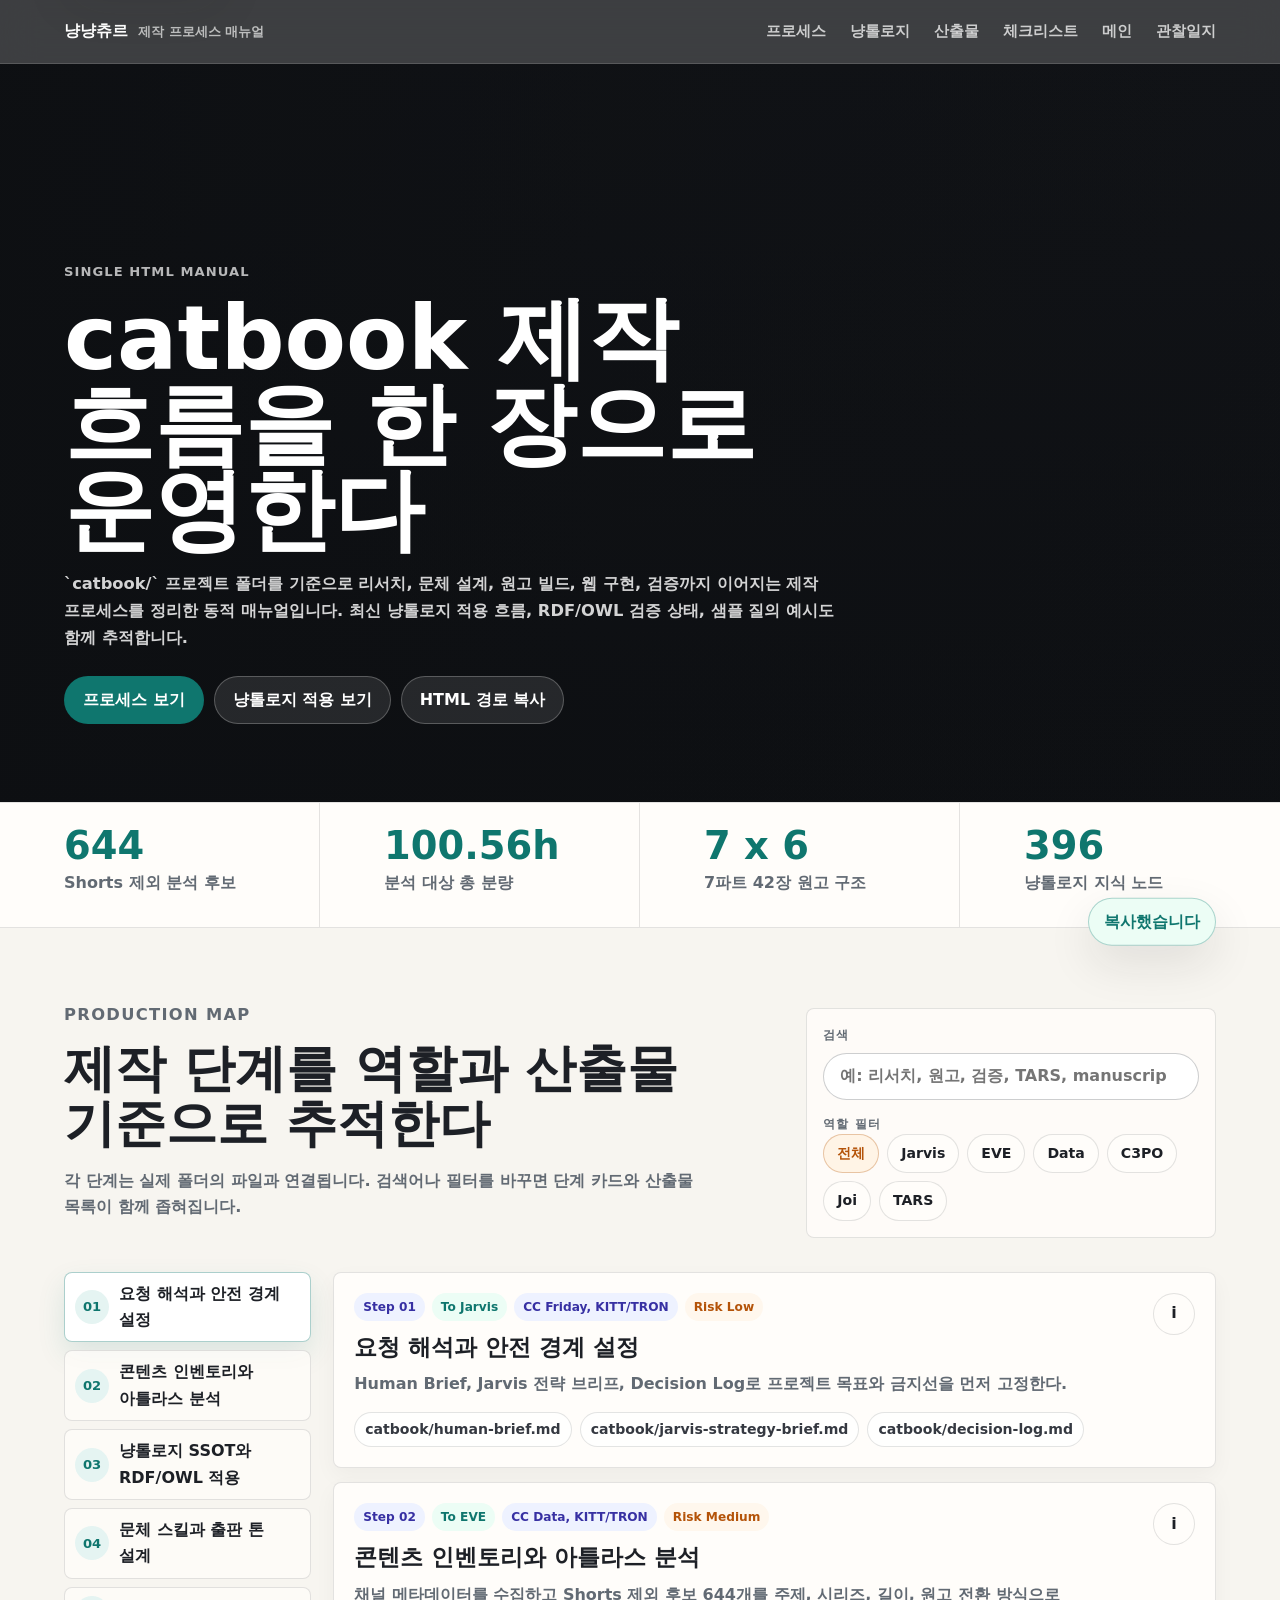
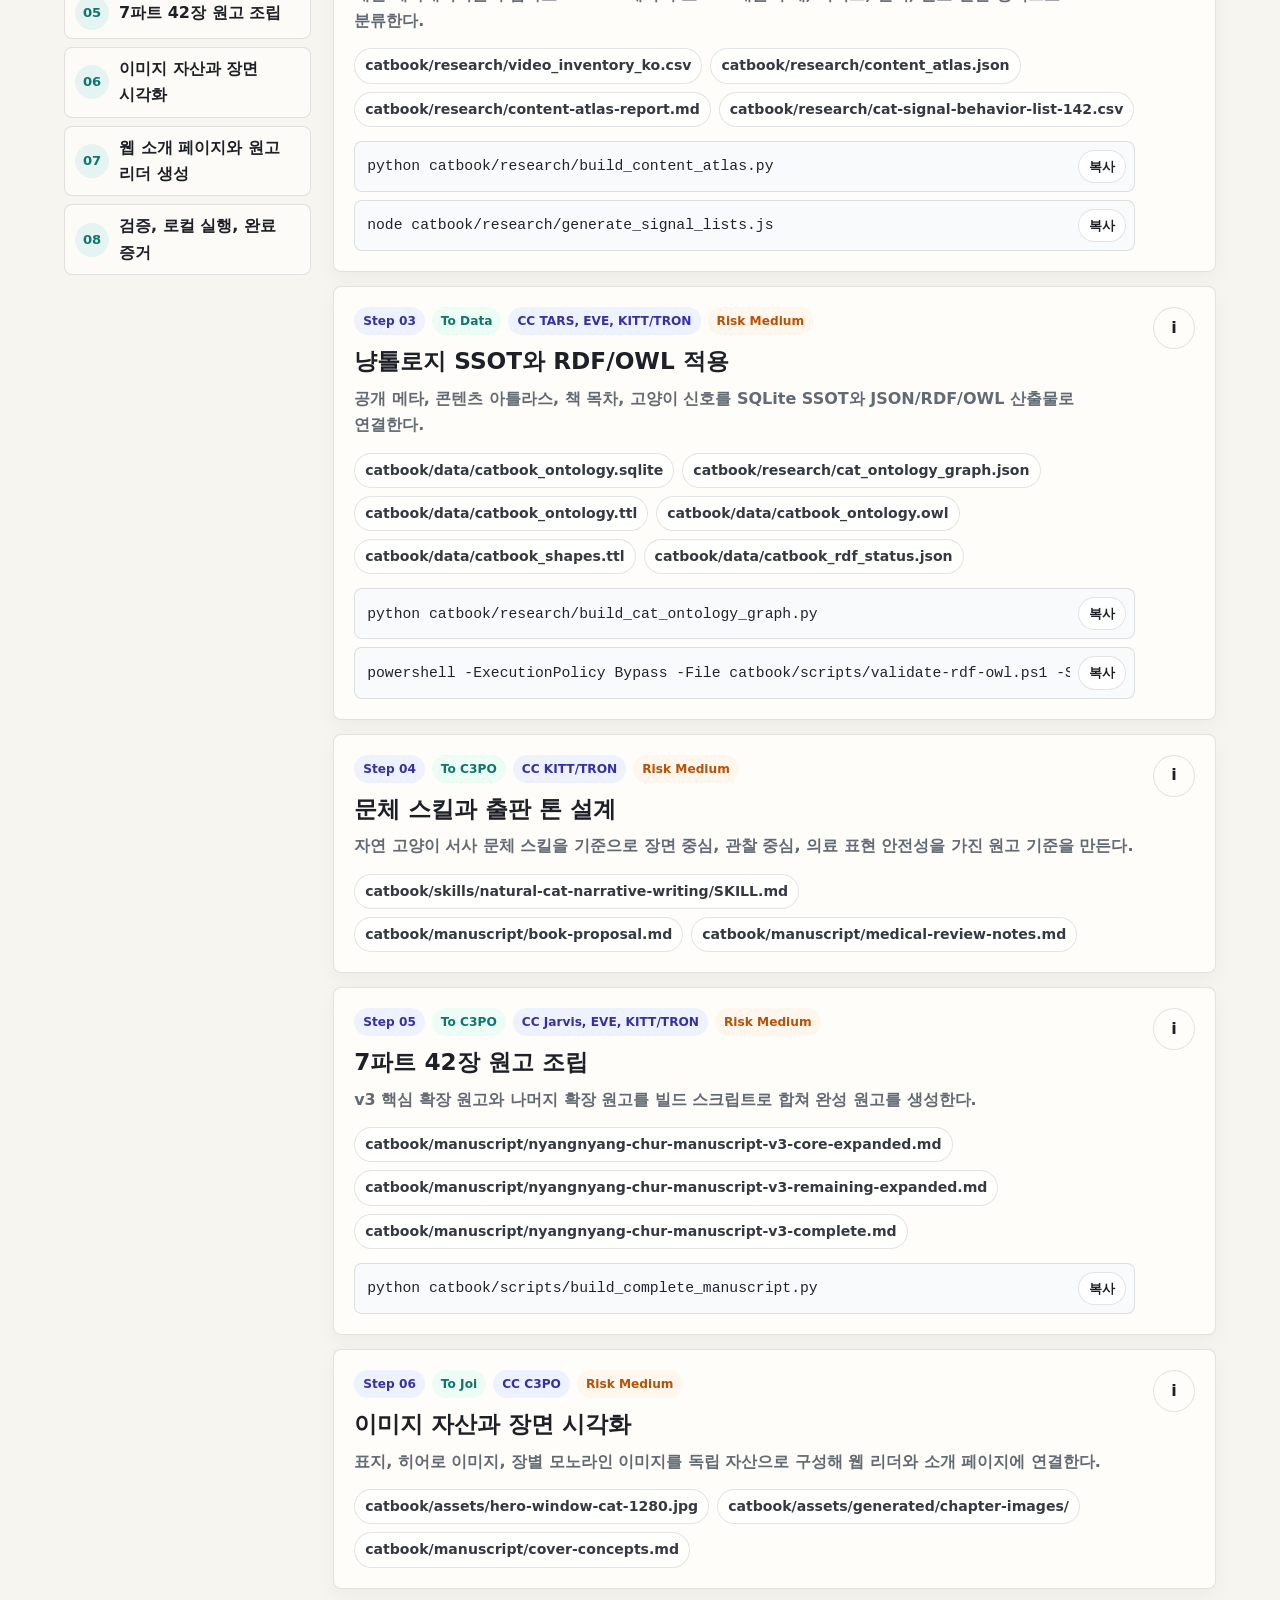
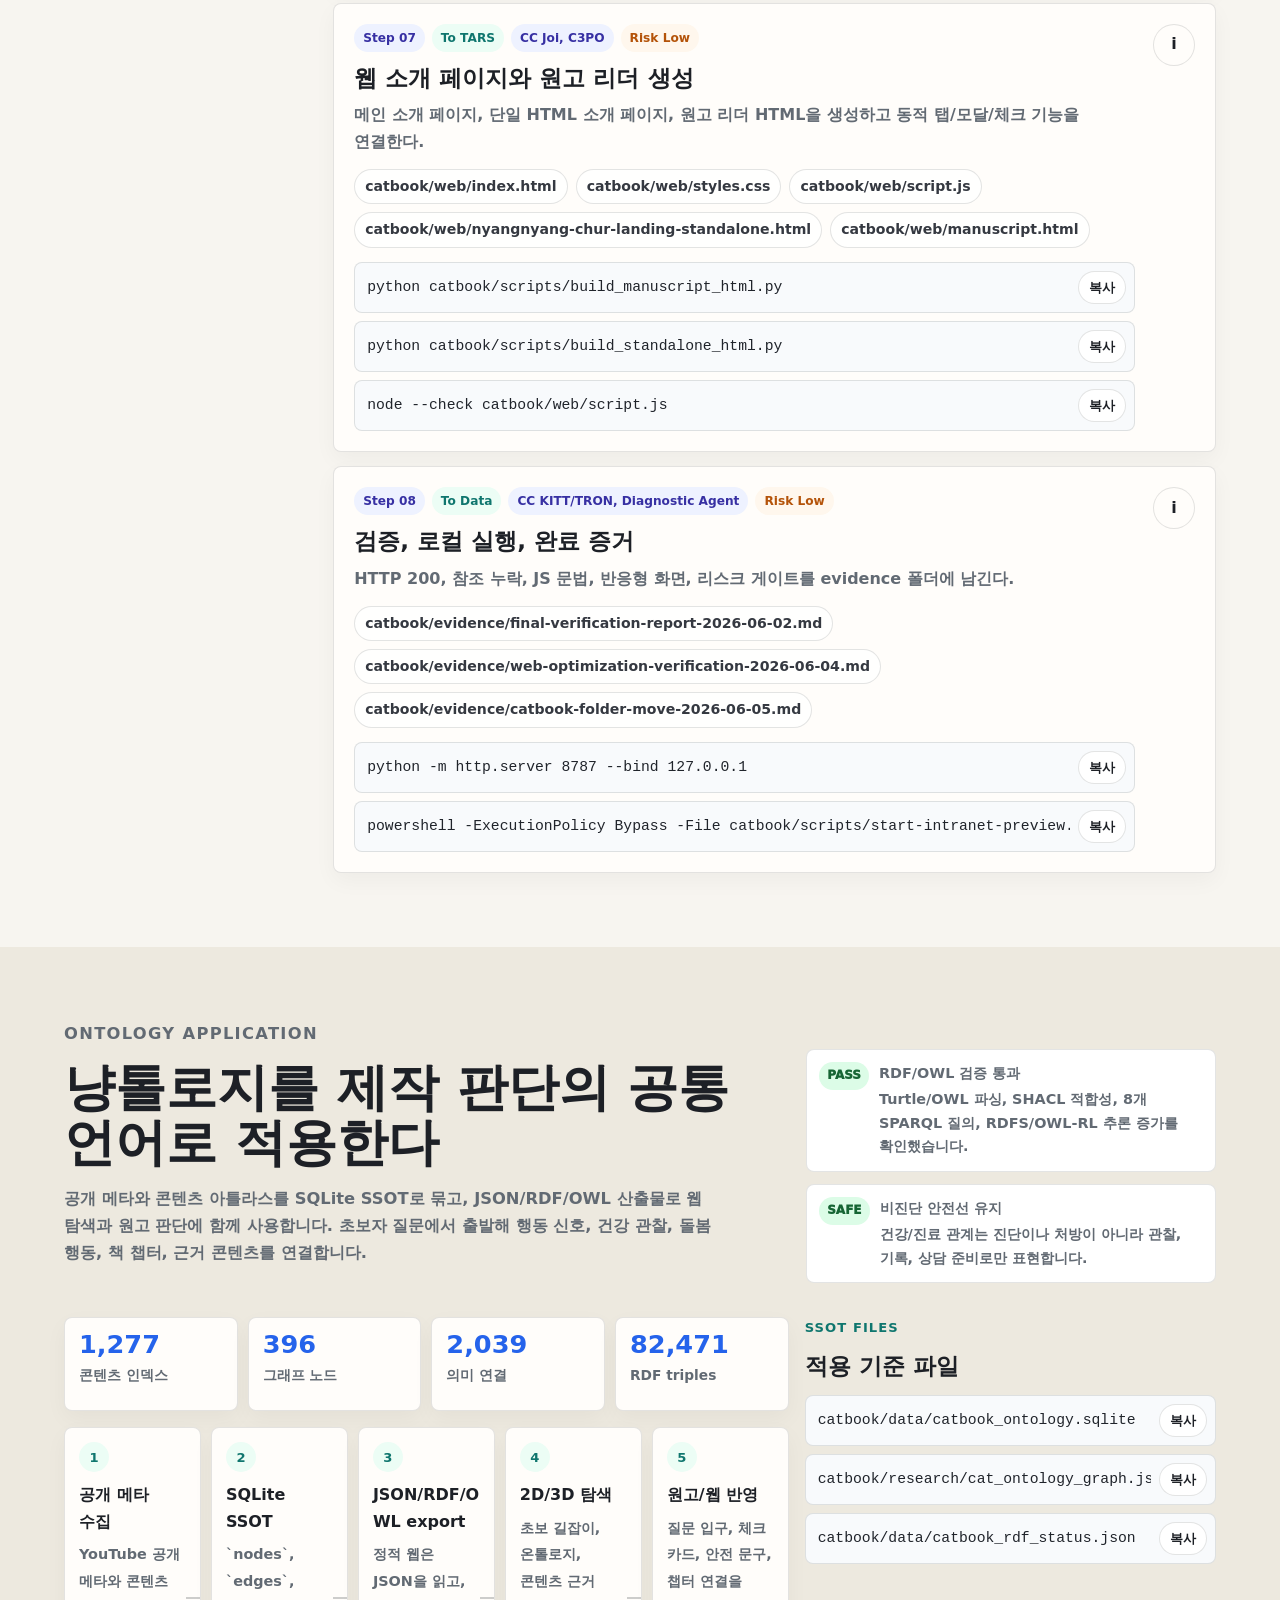
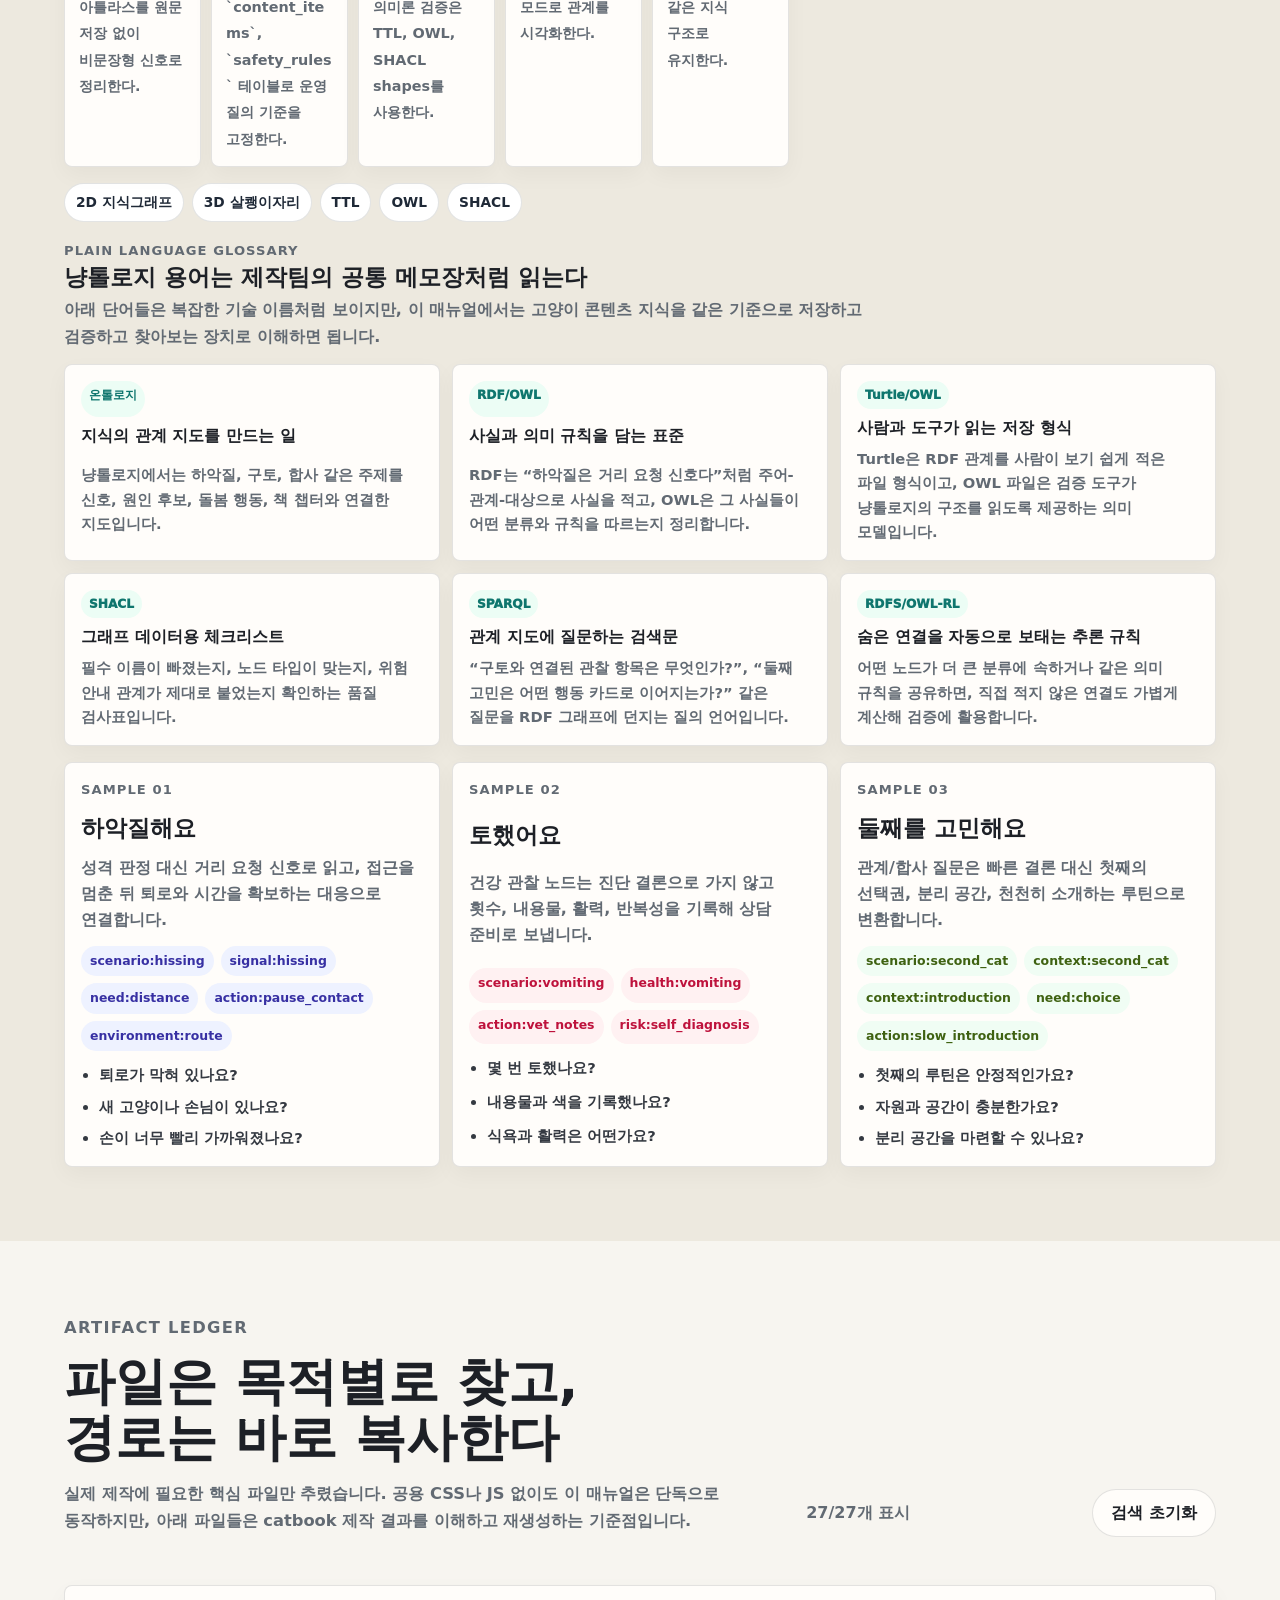
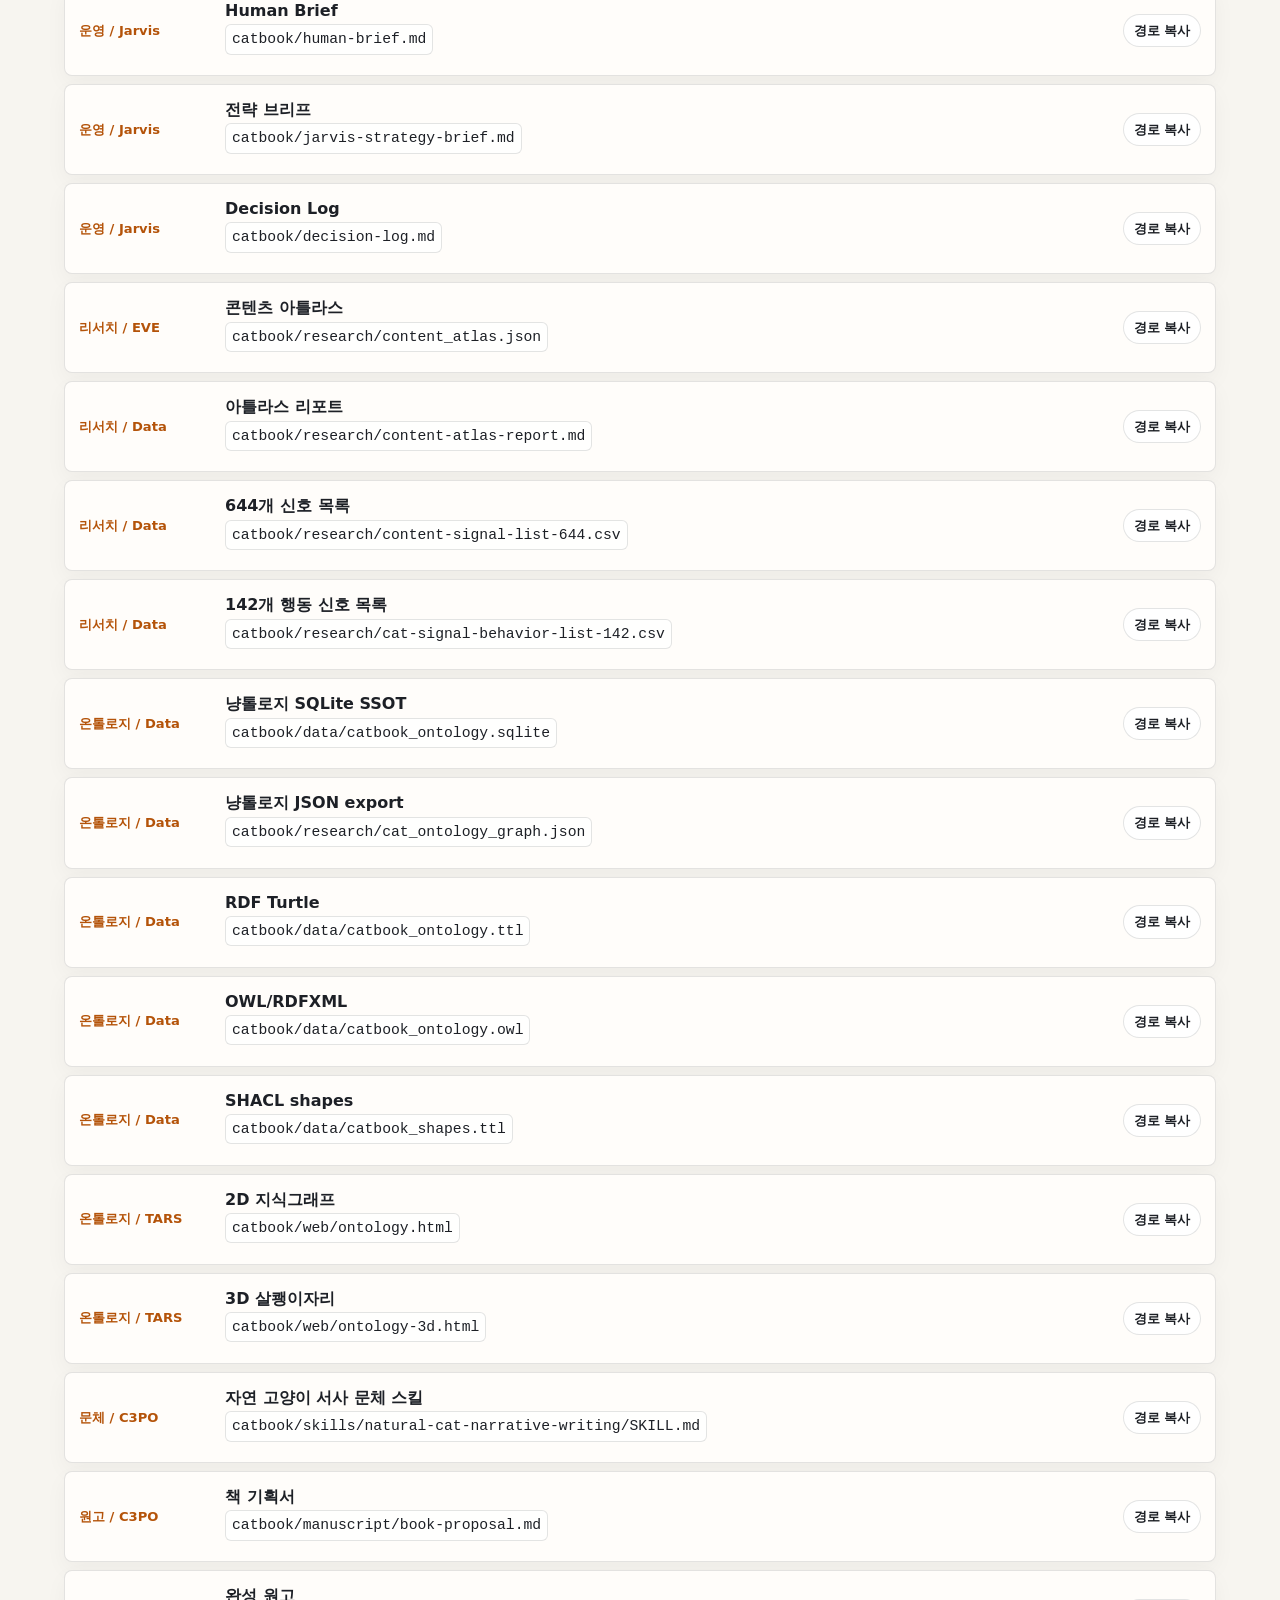
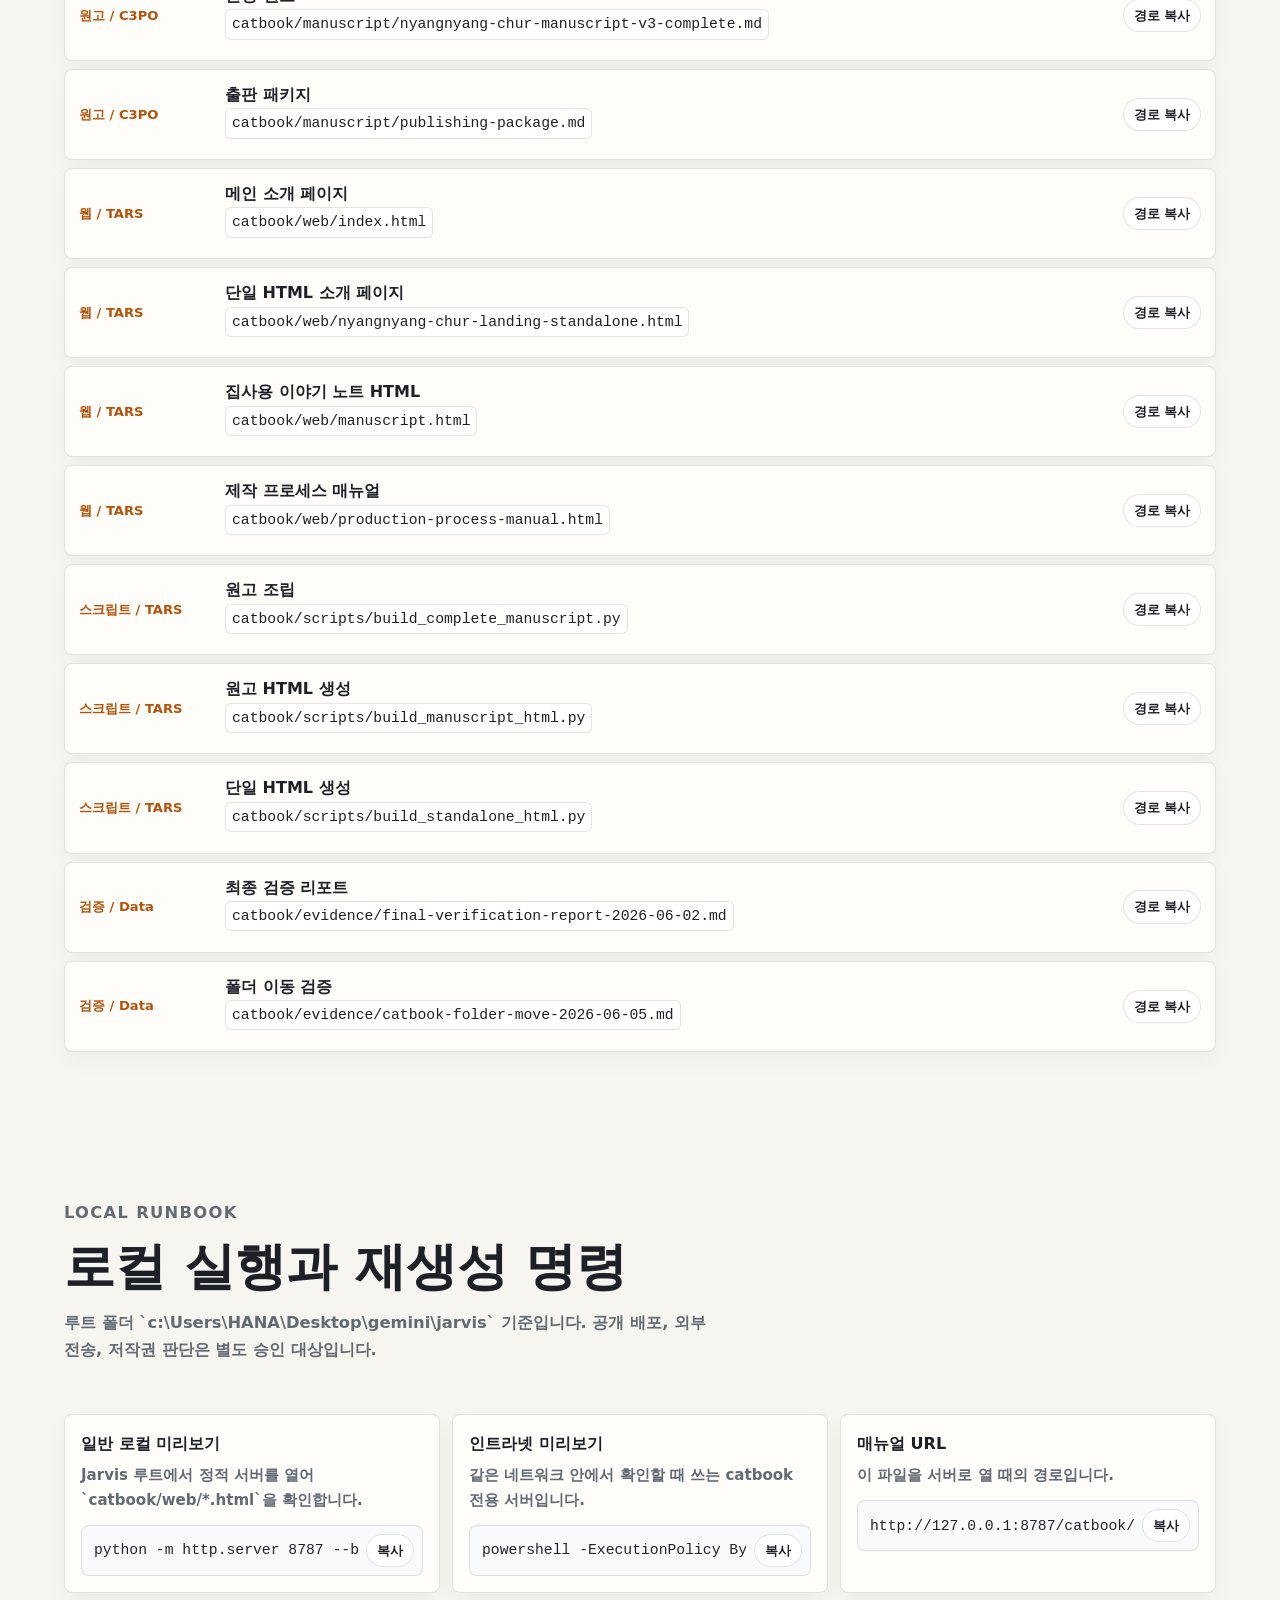
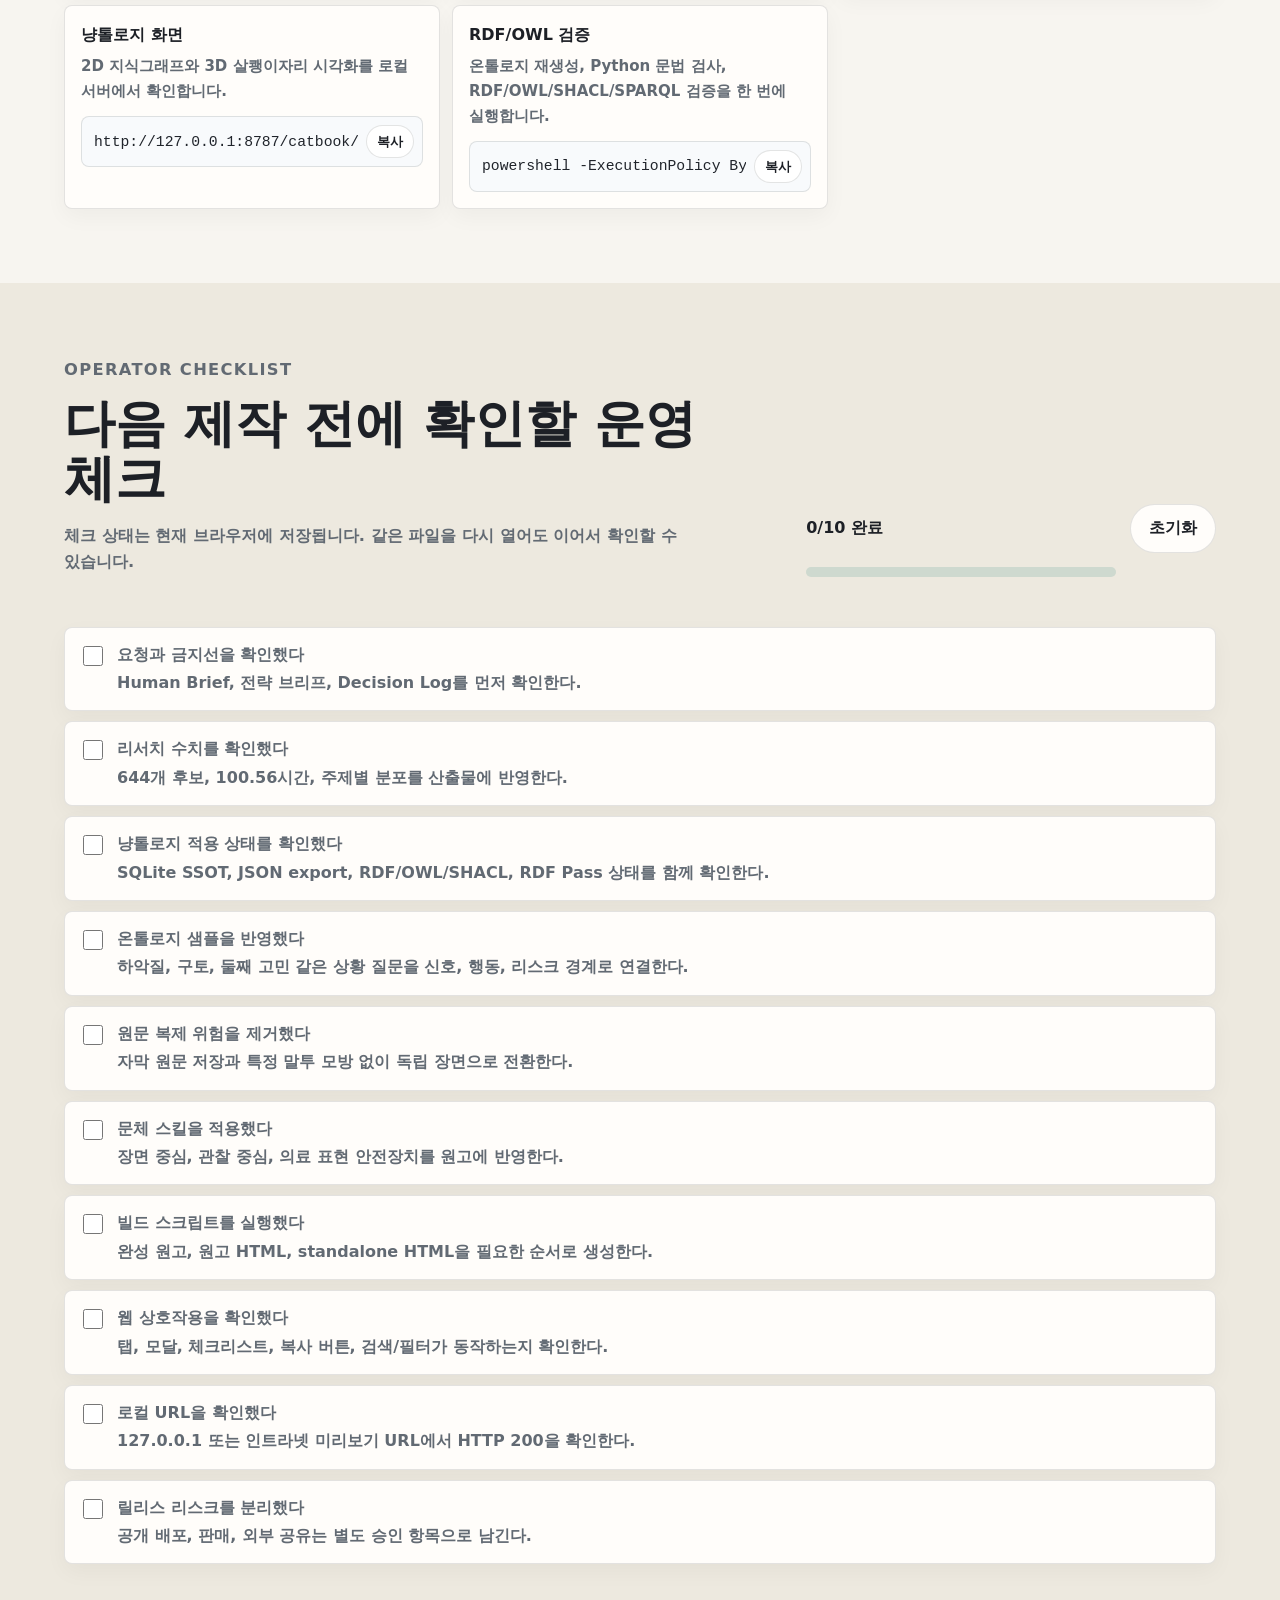
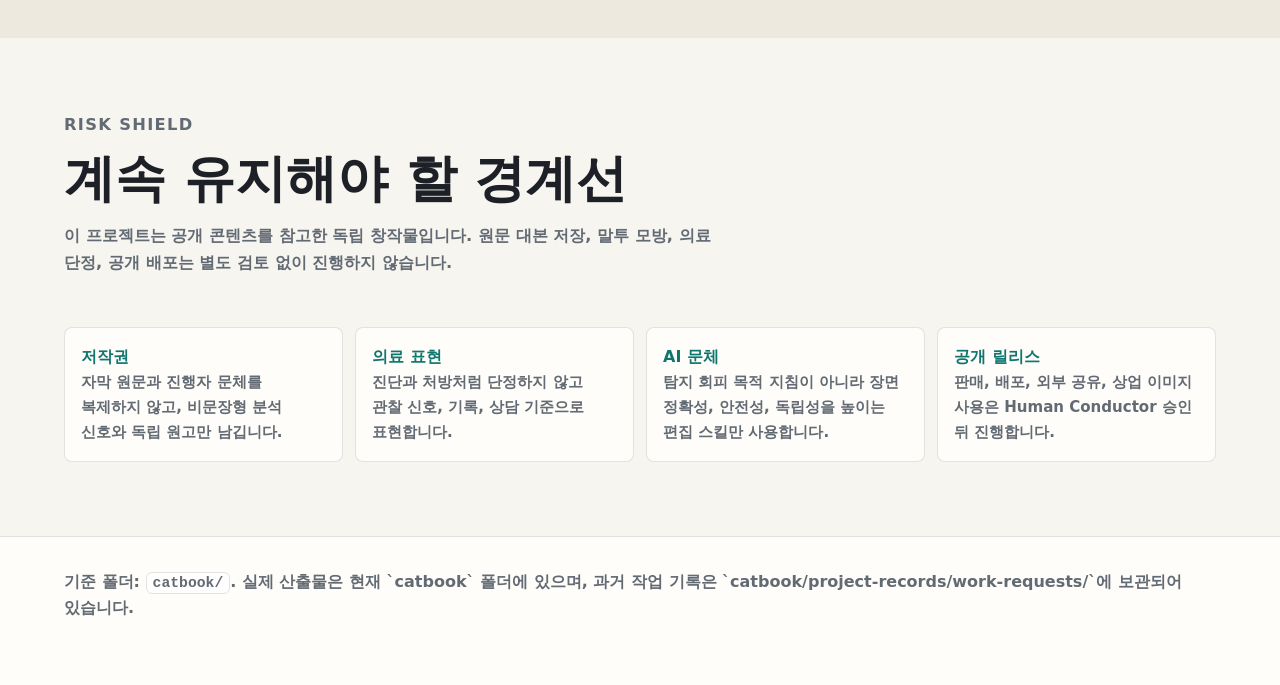
<file: web/production-process-manual.html>
<!doctype html>
<html lang="ko">
  <head>
    <meta charset="utf-8" />
    <meta name="viewport" content="width=device-width, initial-scale=1" />
    <title>냥냥츄르 제작 프로세스 매뉴얼</title>
    <meta
      name="description"
      content="catbook 프로젝트 폴더와 냥톨로지 적용 흐름을 정리한 냥냥츄르 제작 프로세스 단일 HTML 매뉴얼"
    />
    <link rel="icon" href="data:," />
    <link
      rel="preload"
      as="image"
      href="../assets/hero-window-cat-768.jpg"
      media="(max-width: 767px)"
      fetchpriority="high"
    />
    <link
      rel="preload"
      as="image"
      href="../assets/hero-window-cat-1280.jpg"
      media="(min-width: 768px)"
      fetchpriority="high"
    />
    <style>
      :root {
        --bg: #f7f5f0;
        --paper: #fffdfa;
        --ink: #1d2026;
        --muted: #626a73;
        --line: rgba(29, 32, 38, 0.12);
        --line-strong: rgba(29, 32, 38, 0.22);
        --teal: #0f766e;
        --blue: #2563eb;
        --brick: #b45309;
        --rose: #be123c;
        --leaf: #3f6212;
        --shadow: 0 18px 46px rgba(28, 30, 33, 0.1);
        --radius: 8px;
        --page-x: clamp(18px, 5vw, 72px);
        --font: "Malgun Gothic", "Apple SD Gothic Neo", "Noto Sans KR", "Segoe UI", system-ui, sans-serif;
      }

      * {
        box-sizing: border-box;
      }

      html {
        scroll-behavior: smooth;
      }

      body {
        margin: 0;
        background: var(--bg);
        color: var(--ink);
        font-family: var(--font);
        letter-spacing: 0;
        line-height: 1.65;
        word-break: keep-all;
        overflow-wrap: anywhere;
      }

      body.modal-open {
        overflow: hidden;
      }

      a {
        color: inherit;
        text-decoration: none;
      }

      button,
      input {
        font: inherit;
        letter-spacing: 0;
      }

      button {
        cursor: pointer;
      }

      code {
        border: 1px solid rgba(29, 32, 38, 0.12);
        border-radius: 6px;
        padding: 2px 6px;
        background: rgba(255, 255, 255, 0.78);
        font-family: "Cascadia Mono", "Consolas", monospace;
        font-size: 0.92em;
      }

      .skip-link {
        position: fixed;
        z-index: 100;
        top: 12px;
        left: var(--page-x);
        transform: translateY(-160%);
        border-radius: 999px;
        padding: 8px 14px;
        background: var(--paper);
        box-shadow: var(--shadow);
        font-weight: 800;
      }

      .skip-link:focus-visible {
        transform: translateY(0);
      }

      :focus-visible {
        outline: 3px solid rgba(37, 99, 235, 0.35);
        outline-offset: 3px;
      }

      .site-header {
        position: sticky;
        z-index: 50;
        top: 0;
        display: grid;
        grid-template-columns: minmax(0, 1fr) auto;
        align-items: center;
        min-height: 64px;
        gap: 20px;
        padding: 0 var(--page-x);
        border-bottom: 1px solid rgba(255, 255, 255, 0.14);
        background: rgba(20, 22, 26, 0.82);
        color: #fff;
        backdrop-filter: blur(18px);
      }

      .brand {
        display: inline-flex;
        align-items: baseline;
        gap: 10px;
        min-width: 0;
        font-weight: 900;
      }

      .brand span {
        color: rgba(255, 255, 255, 0.66);
        font-size: 0.82rem;
        font-weight: 700;
      }

      .nav-links {
        display: flex;
        flex-wrap: wrap;
        justify-content: flex-end;
        gap: 14px 24px;
        color: rgba(255, 255, 255, 0.74);
        font-size: 0.92rem;
        font-weight: 800;
      }

      .nav-links a:hover {
        color: #fff;
      }

      .hero {
        position: relative;
        isolation: isolate;
        min-height: clamp(560px, 82svh, 760px);
        display: grid;
        align-items: end;
        overflow: hidden;
        padding: 120px var(--page-x) 78px;
        color: #fff;
      }

      .hero-media,
      .hero-image,
      .hero-scrim {
        position: absolute;
        inset: 0;
        width: 100%;
        height: 100%;
      }

      .hero-media {
        z-index: -3;
        overflow: hidden;
        background: #121418;
      }

      .hero-image {
        object-fit: cover;
        object-position: 58% center;
        transform: scale(1.02);
      }

      .ai-generated-media {
        position: relative;
        isolation: isolate;
      }

      .ai-generated-media::after {
        content: attr(data-ai-label);
        position: absolute;
        z-index: 2;
        right: 12px;
        bottom: 12px;
        max-width: calc(100% - 24px);
        border: 1px solid rgba(255, 255, 255, 0.38);
        border-radius: 999px;
        padding: 6px 10px;
        background: rgba(28, 30, 33, 0.72);
        color: #ffffff;
        font-size: clamp(0.72rem, 0.68rem + 0.18vw, 0.84rem);
        font-weight: 800;
        line-height: 1.2;
        text-shadow: 0 1px 2px rgba(0, 0, 0, 0.35);
        pointer-events: none;
        backdrop-filter: blur(8px);
        -webkit-backdrop-filter: blur(8px);
      }

      .ai-generated-media img {
        user-select: none;
        -webkit-user-drag: none;
        -webkit-touch-callout: none;
      }

      .hero-scrim {
        z-index: -2;
        background:
          linear-gradient(90deg, rgba(13, 15, 18, 0.88), rgba(13, 15, 18, 0.48), rgba(13, 15, 18, 0.22)),
          linear-gradient(0deg, rgba(13, 15, 18, 0.78), rgba(13, 15, 18, 0.02));
      }

      .hero-content {
        position: relative;
        z-index: 1;
        width: min(920px, 100%);
      }

      .eyebrow {
        margin: 0 0 12px;
        color: var(--teal);
        font-size: 0.82rem;
        font-weight: 900;
        letter-spacing: 0.08em;
        text-transform: uppercase;
      }

      .hero .eyebrow {
        color: rgba(255, 255, 255, 0.7);
      }

      h1,
      h2,
      h3,
      p {
        margin-top: 0;
      }

      h1 {
        max-width: 860px;
        margin-bottom: 18px;
        font-size: clamp(2.45rem, 7vw, 6.7rem);
        line-height: 0.96;
      }

      h2 {
        margin-bottom: 16px;
        font-size: clamp(1.85rem, 4vw, 3.5rem);
        line-height: 1.08;
      }

      h3 {
        margin-bottom: 10px;
        font-size: clamp(1.12rem, 1vw + 0.95rem, 1.45rem);
        line-height: 1.28;
      }

      .hero-copy {
        max-width: 780px;
        color: rgba(255, 255, 255, 0.82);
        font-size: clamp(1.02rem, 1.2vw, 1.28rem);
        font-weight: 650;
      }

      .hero-actions,
      .inline-actions {
        display: flex;
        flex-wrap: wrap;
        gap: 10px;
        margin-top: 24px;
      }

      .button,
      .icon-button,
      .filter-button,
      .copy-button {
        border: 1px solid var(--line);
        border-radius: 999px;
        background: var(--paper);
        color: var(--ink);
        font-weight: 850;
        transition:
          transform 0.18s ease,
          border-color 0.18s ease,
          background 0.18s ease,
          color 0.18s ease;
      }

      .button {
        min-height: 44px;
        padding: 10px 18px;
      }

      .button.primary {
        border-color: rgba(15, 118, 110, 0.1);
        background: var(--teal);
        color: #fff;
      }

      .hero .button:not(.primary) {
        border-color: rgba(255, 255, 255, 0.24);
        background: rgba(255, 255, 255, 0.1);
        color: #fff;
      }

      .button:hover,
      .icon-button:hover,
      .filter-button:hover,
      .copy-button:hover {
        transform: translateY(-1px);
        border-color: rgba(37, 99, 235, 0.36);
      }

      .stats {
        display: grid;
        grid-template-columns: repeat(4, minmax(0, 1fr));
        border-top: 1px solid var(--line);
        border-bottom: 1px solid var(--line);
        background: var(--paper);
      }

      .stat {
        min-height: 124px;
        padding: 24px var(--page-x);
        border-right: 1px solid var(--line);
      }

      .stat:last-child {
        border-right: 0;
      }

      .stat strong {
        display: block;
        margin-bottom: 5px;
        color: var(--teal);
        font-size: clamp(1.8rem, 3vw, 3rem);
        line-height: 1;
      }

      .stat span {
        color: var(--muted);
        font-weight: 750;
      }

      .section {
        padding: 74px var(--page-x);
      }

      .section.alt {
        background: #ede9df;
      }

      .section-head {
        display: grid;
        grid-template-columns: minmax(0, 0.96fr) minmax(280px, 0.58fr);
        gap: clamp(24px, 5vw, 72px);
        align-items: end;
        margin-bottom: 34px;
      }

      .section-head p {
        color: var(--muted);
        font-size: 1.02rem;
        font-weight: 650;
      }

      .control-surface {
        display: grid;
        gap: 14px;
        border: 1px solid var(--line);
        border-radius: var(--radius);
        padding: 16px;
        background: rgba(255, 253, 250, 0.8);
      }

      .search-wrap {
        display: grid;
        gap: 8px;
      }

      .search-wrap label,
      .filter-label {
        color: var(--muted);
        font-size: 0.78rem;
        font-weight: 900;
        letter-spacing: 0.08em;
        text-transform: uppercase;
      }

      .search-input {
        width: 100%;
        min-height: 44px;
        border: 1px solid var(--line-strong);
        border-radius: 999px;
        padding: 9px 16px;
        background: #fff;
        color: var(--ink);
        font-weight: 750;
      }

      .filters {
        display: flex;
        flex-wrap: wrap;
        gap: 8px;
      }

      .filter-button {
        min-height: 36px;
        padding: 7px 13px;
        font-size: 0.88rem;
      }

      .filter-button[aria-pressed="true"] {
        border-color: rgba(180, 83, 9, 0.3);
        background: #fff4e6;
        color: var(--brick);
      }

      .process-layout {
        display: grid;
        grid-template-columns: minmax(220px, 0.28fr) minmax(0, 1fr);
        gap: 22px;
      }

      .step-rail {
        position: sticky;
        top: 86px;
        align-self: start;
        display: grid;
        gap: 8px;
      }

      .rail-button {
        display: grid;
        grid-template-columns: 34px minmax(0, 1fr);
        gap: 10px;
        align-items: center;
        min-height: 48px;
        border: 1px solid var(--line);
        border-radius: var(--radius);
        padding: 8px 10px;
        background: rgba(255, 253, 250, 0.74);
        color: var(--ink);
        text-align: left;
        font-weight: 850;
      }

      .rail-button span {
        display: grid;
        place-items: center;
        width: 34px;
        height: 34px;
        border-radius: 50%;
        background: #e5f4f2;
        color: var(--teal);
        font-size: 0.82rem;
      }

      .rail-button[aria-current="step"] {
        border-color: rgba(15, 118, 110, 0.35);
        background: #ffffff;
        box-shadow: 0 12px 28px rgba(15, 118, 110, 0.12);
      }

      .stage-grid {
        display: grid;
        gap: 14px;
      }

      .stage-card,
      .artifact-row,
      .check-row,
      .path-block {
        border: 1px solid var(--line);
        border-radius: var(--radius);
        background: var(--paper);
        box-shadow: 0 8px 22px rgba(28, 30, 33, 0.04);
      }

      .stage-card {
        display: grid;
        grid-template-columns: minmax(0, 1fr) auto;
        gap: 18px;
        padding: 20px;
      }

      .stage-card.is-hidden {
        display: none;
      }

      .stage-meta {
        display: flex;
        flex-wrap: wrap;
        gap: 7px;
        margin-bottom: 11px;
      }

      .pill {
        border-radius: 999px;
        padding: 4px 9px;
        background: #eef2ff;
        color: #3730a3;
        font-size: 0.76rem;
        font-weight: 900;
      }

      .pill.owner {
        background: #ecfdf5;
        color: var(--teal);
      }

      .pill.risk {
        background: #fff7ed;
        color: var(--brick);
      }

      .stage-summary {
        margin-bottom: 14px;
        color: var(--muted);
        font-weight: 650;
      }

      .stage-list {
        display: flex;
        flex-wrap: wrap;
        gap: 8px;
        margin: 0;
        padding: 0;
        list-style: none;
      }

      .stage-list li {
        border: 1px solid var(--line);
        border-radius: 999px;
        padding: 5px 10px;
        background: rgba(255, 255, 255, 0.72);
        color: #353941;
        font-size: 0.88rem;
        font-weight: 760;
      }

      .stage-actions {
        display: flex;
        align-items: start;
        gap: 8px;
      }

      .icon-button {
        width: 42px;
        height: 42px;
        display: grid;
        place-items: center;
        padding: 0;
        font-size: 1rem;
      }

      .commands {
        display: grid;
        gap: 8px;
        margin-top: 14px;
      }

      .command-line {
        display: grid;
        grid-template-columns: minmax(0, 1fr) auto;
        gap: 8px;
        align-items: center;
        min-width: 0;
        border: 1px solid var(--line);
        border-radius: var(--radius);
        padding: 8px 8px 8px 12px;
        background: #f8fafc;
      }

      .command-line > * {
        min-width: 0;
      }

      .command-line code {
        border: 0;
        padding: 0;
        background: transparent;
        color: #20242b;
        white-space: nowrap;
        overflow-x: auto;
      }

      .copy-button {
        min-height: 32px;
        padding: 5px 10px;
        background: #fff;
        font-size: 0.8rem;
      }

      .path-grid {
        display: grid;
        grid-template-columns: repeat(3, minmax(0, 1fr));
        gap: 12px;
      }

      .ontology-dashboard {
        display: grid;
        grid-template-columns: minmax(0, 0.74fr) minmax(320px, 0.42fr);
        gap: 16px;
        align-items: stretch;
      }

      .sample-card,
      .term-card,
      .flow-node,
      .ontology-metric {
        border: 1px solid var(--line);
        border-radius: var(--radius);
        background: var(--paper);
        box-shadow: 0 8px 22px rgba(28, 30, 33, 0.04);
      }

      .ontology-panel {
        min-width: 0;
      }

      .ontology-metrics {
        display: grid;
        grid-template-columns: repeat(4, minmax(0, 1fr));
        gap: 10px;
        margin-bottom: 16px;
      }

      .ontology-metric {
        min-height: 94px;
        padding: 14px;
      }

      .ontology-metric strong {
        display: block;
        margin-bottom: 4px;
        color: var(--blue);
        font-size: clamp(1.45rem, 2vw, 2.2rem);
        line-height: 1;
      }

      .ontology-metric span {
        color: var(--muted);
        font-size: 0.86rem;
        font-weight: 820;
      }

      .ontology-flow {
        display: grid;
        grid-template-columns: repeat(5, minmax(120px, 1fr));
        gap: 10px;
        align-items: stretch;
        margin-bottom: 16px;
      }

      .flow-node {
        position: relative;
        min-height: 124px;
        padding: 14px;
        overflow: hidden;
      }

      .flow-node::after {
        content: "";
        position: absolute;
        right: -14px;
        top: 50%;
        width: 28px;
        height: 2px;
        background: var(--line-strong);
      }

      .flow-node:last-child::after {
        display: none;
      }

      .flow-node b {
        display: grid;
        place-items: center;
        width: 30px;
        height: 30px;
        margin-bottom: 10px;
        border-radius: 50%;
        background: #ecfdf5;
        color: var(--teal);
        font-size: 0.82rem;
      }

      .flow-node strong {
        display: block;
        margin-bottom: 6px;
      }

      .flow-node span {
        color: var(--muted);
        font-size: 0.9rem;
        font-weight: 650;
      }

      .ontology-link-row {
        display: flex;
        flex-wrap: wrap;
        gap: 8px;
      }

      .ontology-link-row a {
        border: 1px solid var(--line);
        border-radius: 999px;
        padding: 7px 11px;
        background: #fff;
        color: #1f2937;
        font-size: 0.86rem;
        font-weight: 850;
      }

      .ontology-status {
        display: grid;
        gap: 12px;
      }

      .status-line {
        display: grid;
        grid-template-columns: auto minmax(0, 1fr);
        gap: 10px;
        align-items: start;
        border: 1px solid var(--line);
        border-radius: var(--radius);
        padding: 12px;
        background: #fff;
      }

      .status-line mark {
        border-radius: 999px;
        padding: 4px 8px;
        background: #dcfce7;
        color: #166534;
        font-size: 0.75rem;
        font-weight: 950;
      }

      .status-line strong {
        display: block;
        margin-bottom: 2px;
      }

      .status-line span {
        color: var(--muted);
        font-size: 0.9rem;
        font-weight: 650;
      }

      .ontology-terms {
        margin-top: 18px;
      }

      .ontology-terms h3 {
        margin-bottom: 6px;
      }

      .ontology-terms > p {
        max-width: 860px;
        margin: 0;
        color: var(--muted);
        font-weight: 650;
      }

      .ontology-term-grid {
        display: grid;
        grid-template-columns: repeat(3, minmax(0, 1fr));
        gap: 12px;
        margin-top: 14px;
      }

      .term-card {
        display: grid;
        gap: 8px;
        padding: 16px;
      }

      .term-card span {
        width: fit-content;
        border-radius: 999px;
        padding: 4px 8px;
        background: #ecfdf5;
        color: var(--teal);
        font-size: 0.76rem;
        font-weight: 950;
      }

      .term-card h4 {
        margin: 0;
        font-size: 1.02rem;
        line-height: 1.35;
      }

      .term-card p {
        margin: 0;
        color: var(--muted);
        font-size: 0.92rem;
        font-weight: 650;
      }

      .sample-grid {
        display: grid;
        grid-template-columns: repeat(3, minmax(0, 1fr));
        gap: 12px;
        margin-top: 16px;
      }

      .sample-card {
        display: grid;
        gap: 12px;
        padding: 16px;
      }

      .sample-card h3 {
        margin-bottom: 0;
      }

      .sample-card p {
        margin-bottom: 0;
        color: var(--muted);
        font-weight: 650;
      }

      .sample-path {
        display: flex;
        flex-wrap: wrap;
        gap: 7px;
        margin: 0;
        padding: 0;
        list-style: none;
      }

      .sample-path li {
        border-radius: 999px;
        padding: 5px 9px;
        background: #eef2ff;
        color: #3730a3;
        font-size: 0.78rem;
        font-weight: 900;
      }

      .sample-card[data-tone="health"] .sample-path li {
        background: #fff1f2;
        color: var(--rose);
      }

      .sample-card[data-tone="relation"] .sample-path li {
        background: #f0fdf4;
        color: var(--leaf);
      }

      .sample-checks {
        display: grid;
        gap: 7px;
        margin: 0;
        padding-left: 18px;
        color: #343941;
        font-size: 0.92rem;
        font-weight: 700;
      }

      .path-block {
        padding: 16px;
      }

      .path-block strong {
        display: block;
        margin-bottom: 6px;
      }

      .path-block p {
        margin-bottom: 12px;
        color: var(--muted);
        font-size: 0.94rem;
        font-weight: 650;
      }

      .artifact-toolbar {
        display: flex;
        flex-wrap: wrap;
        justify-content: space-between;
        align-items: center;
        gap: 12px;
        margin-bottom: 14px;
      }

      .artifact-count {
        color: var(--muted);
        font-weight: 850;
      }

      .artifact-list {
        display: grid;
        gap: 8px;
      }

      .artifact-row {
        display: grid;
        grid-template-columns: 132px minmax(0, 1fr) auto;
        gap: 14px;
        align-items: center;
        width: 100%;
        min-width: 0;
        min-height: 58px;
        padding: 12px 14px;
      }

      .artifact-row > * {
        min-width: 0;
      }

      .artifact-row.is-hidden {
        display: none;
      }

      .artifact-kind {
        color: var(--brick);
        font-size: 0.82rem;
        font-weight: 900;
      }

      .artifact-row code {
        display: inline-block;
        max-width: 100%;
        white-space: nowrap;
        min-width: 0;
        overflow-x: auto;
      }

      .check-panel {
        display: grid;
        gap: 10px;
      }

      .check-head {
        display: grid;
        grid-template-columns: minmax(0, 1fr) auto;
        gap: 14px;
        align-items: center;
        margin-bottom: 16px;
      }

      .progress {
        overflow: hidden;
        height: 10px;
        border-radius: 999px;
        background: rgba(15, 118, 110, 0.14);
      }

      .progress span {
        display: block;
        width: 0%;
        height: 100%;
        background: linear-gradient(90deg, var(--teal), var(--blue), var(--brick));
        transition: width 0.2s ease;
      }

      .check-row {
        display: grid;
        grid-template-columns: 26px minmax(0, 1fr);
        gap: 12px;
        align-items: start;
        padding: 14px;
      }

      .check-row input {
        width: 20px;
        height: 20px;
        margin-top: 4px;
        accent-color: var(--teal);
      }

      .check-row strong {
        display: block;
        margin-bottom: 2px;
      }

      .check-row span {
        color: var(--muted);
        font-weight: 650;
      }

      .check-row.is-done {
        border-color: rgba(15, 118, 110, 0.28);
        background: #f0fdfa;
      }

      .matrix {
        display: grid;
        grid-template-columns: repeat(4, minmax(0, 1fr));
        gap: 12px;
      }

      .matrix-cell {
        border: 1px solid var(--line);
        border-radius: var(--radius);
        padding: 16px;
        background: var(--paper);
      }

      .matrix-cell strong {
        color: var(--teal);
      }

      .matrix-cell p {
        margin-bottom: 0;
        color: var(--muted);
        font-size: 0.94rem;
        font-weight: 650;
      }

      .modal {
        position: fixed;
        inset: 0;
        z-index: 80;
        display: none;
        padding: 24px;
      }

      .modal.is-open {
        display: grid;
        place-items: center;
      }

      .modal-backdrop {
        position: absolute;
        inset: 0;
        background: rgba(12, 14, 17, 0.62);
        backdrop-filter: blur(10px);
      }

      .modal-panel {
        position: relative;
        width: min(760px, 100%);
        max-height: min(760px, 86svh);
        overflow: auto;
        border-radius: var(--radius);
        padding: 24px;
        background: var(--paper);
        box-shadow: var(--shadow);
      }

      .modal-close {
        position: absolute;
        top: 14px;
        right: 14px;
        width: 38px;
        height: 38px;
        border: 1px solid var(--line);
        border-radius: 50%;
        background: #fff;
        font-size: 1.1rem;
        font-weight: 900;
      }

      .modal-list {
        display: grid;
        gap: 10px;
        margin: 16px 0 0;
        padding: 0;
        list-style: none;
      }

      .modal-list li {
        border-left: 3px solid var(--teal);
        padding: 8px 0 8px 12px;
        color: var(--muted);
        font-weight: 700;
      }

      .toast {
        position: fixed;
        z-index: 90;
        right: var(--page-x);
        bottom: 22px;
        transform: translateY(140%);
        border: 1px solid rgba(15, 118, 110, 0.3);
        border-radius: 999px;
        padding: 10px 15px;
        background: #ecfdf5;
        color: var(--teal);
        font-weight: 900;
        box-shadow: var(--shadow);
        transition: transform 0.2s ease;
      }

      .toast.is-visible {
        transform: translateY(0);
      }

      .empty-state {
        display: none;
        border: 1px dashed var(--line-strong);
        border-radius: var(--radius);
        padding: 26px;
        color: var(--muted);
        background: rgba(255, 255, 255, 0.44);
        font-weight: 800;
        text-align: center;
      }

      .empty-state.is-visible {
        display: block;
      }

      .footer {
        border-top: 1px solid var(--line);
        padding: 32px var(--page-x) 48px;
        color: var(--muted);
        background: var(--paper);
        font-weight: 700;
      }

      @media (max-width: 980px) {
        .site-header,
        .section-head,
        .process-layout,
        .path-grid,
        .matrix,
        .ontology-dashboard,
        .sample-grid {
          grid-template-columns: 1fr;
        }

        .site-header {
          align-items: start;
          padding-top: 12px;
          padding-bottom: 12px;
        }

        .nav-links {
          justify-content: flex-start;
        }

        .stats {
          grid-template-columns: repeat(2, minmax(0, 1fr));
        }

        .step-rail {
          position: static;
          grid-template-columns: repeat(2, minmax(0, 1fr));
        }

        .stage-card {
          grid-template-columns: 1fr;
        }

        .ontology-metrics,
        .ontology-flow {
          grid-template-columns: repeat(2, minmax(0, 1fr));
        }

        .flow-node::after {
          display: none;
        }

        .ontology-term-grid {
          grid-template-columns: repeat(2, minmax(0, 1fr));
        }
      }

      @media (max-width: 640px) {
        .hero {
          min-height: 680px;
          padding-top: 86px;
        }

        .stats,
        .step-rail,
        .artifact-row,
        .ontology-dashboard,
        .ontology-metrics,
        .ontology-flow,
        .ontology-term-grid,
        .sample-grid {
          grid-template-columns: 1fr;
        }

        .flow-node::after {
          display: none;
        }

        .stat {
          min-height: auto;
          border-right: 0;
          border-bottom: 1px solid var(--line);
        }

        .artifact-row {
          align-items: start;
        }

        .ai-generated-media::after {
          right: 10px;
          bottom: 10px;
          padding: 5px 9px;
        }

        .artifact-row code {
          display: block;
          white-space: normal;
          overflow-wrap: anywhere;
        }

        .section {
          padding-top: 54px;
          padding-bottom: 54px;
        }
      }

      @media (prefers-reduced-motion: reduce) {
        *,
        *::before,
        *::after {
          scroll-behavior: auto !important;
          transition-duration: 0.01ms !important;
          animation-duration: 0.01ms !important;
        }
      }
    </style>
  </head>
  <body>
    <a class="skip-link" href="#manual">본문으로 건너뛰기</a>

    <header class="site-header">
      <a class="brand" href="#top">냥냥츄르 <span>제작 프로세스 매뉴얼</span></a>
      <nav class="nav-links" aria-label="주요 섹션">
        <a href="#manual">프로세스</a>
        <a href="#ontology">냥톨로지</a>
        <a href="#artifacts">산출물</a>
        <a href="#checklist">체크리스트</a>
        <a href="./index.html">메인</a>
        <a href="./manuscript.html">관찰일지</a>
      </nav>
    </header>

    <main id="top">
      <section class="hero" aria-labelledby="hero-title">
        <picture class="hero-media">
          <source
            type="image/jpeg"
            media="(max-width: 767px)"
            srcset="../assets/hero-window-cat-768.jpg"
          />
          <source
            type="image/jpeg"
            media="(min-width: 768px)"
            srcset="../assets/hero-window-cat-1280.jpg"
          />
          <img
            class="hero-image"
            src="../assets/hero-window-cat-1280.jpg"
            width="1280"
            height="683"
            alt="창가에 앉은 고양이와 책, 물그릇"
            decoding="async"
            fetchpriority="high"
          />
        </picture>
        <div class="hero-scrim"></div>
        <div class="hero-content">
          <p class="eyebrow">Single HTML Manual</p>
          <h1 id="hero-title">catbook 제작 흐름을 한 장으로 운영한다</h1>
          <p class="hero-copy">
            `catbook/` 프로젝트 폴더를 기준으로 리서치, 문체 설계, 원고 빌드, 웹 구현, 검증까지 이어지는
            제작 프로세스를 정리한 동적 매뉴얼입니다. 최신 냥톨로지 적용 흐름, RDF/OWL 검증 상태, 샘플 질의 예시도 함께 추적합니다.
          </p>
          <div class="hero-actions">
            <a class="button primary" href="#manual">프로세스 보기</a>
            <a class="button" href="#ontology">냥톨로지 적용 보기</a>
            <button class="button" type="button" data-copy="catbook/web/production-process-manual.html">
              HTML 경로 복사
            </button>
          </div>
        </div>
      </section>

      <section class="stats" aria-label="프로젝트 핵심 수치">
        <div class="stat">
          <strong>644</strong>
          <span>Shorts 제외 분석 후보</span>
        </div>
        <div class="stat">
          <strong>100.56h</strong>
          <span>분석 대상 총 분량</span>
        </div>
        <div class="stat">
          <strong>7 x 6</strong>
          <span>7파트 42장 원고 구조</span>
        </div>
        <div class="stat">
          <strong>396</strong>
          <span>냥톨로지 지식 노드</span>
        </div>
      </section>

      <section class="section" id="manual" aria-labelledby="manual-title">
        <div class="section-head">
          <div>
            <p class="eyebrow">Production Map</p>
            <h2 id="manual-title">제작 단계를 역할과 산출물 기준으로 추적한다</h2>
            <p>
              각 단계는 실제 폴더의 파일과 연결됩니다. 검색어나 필터를 바꾸면 단계 카드와 산출물 목록이 함께 좁혀집니다.
            </p>
          </div>
          <div class="control-surface" aria-label="프로세스 필터">
            <div class="search-wrap">
              <label for="process-search">검색</label>
              <input
                class="search-input"
                id="process-search"
                type="search"
                placeholder="예: 리서치, 원고, 검증, TARS, manuscript"
              />
            </div>
            <div>
              <div class="filter-label">역할 필터</div>
              <div class="filters" id="role-filters"></div>
            </div>
          </div>
        </div>

        <div class="process-layout">
          <aside class="step-rail" id="step-rail" aria-label="제작 단계 바로가기"></aside>
          <div>
            <div class="stage-grid" id="stage-grid"></div>
            <div class="empty-state" id="stage-empty">검색 조건에 맞는 제작 단계가 없습니다.</div>
          </div>
        </div>
      </section>

      <section class="section alt" id="ontology" aria-labelledby="ontology-title">
        <div class="section-head">
          <div>
            <p class="eyebrow">Ontology Application</p>
            <h2 id="ontology-title">냥톨로지를 제작 판단의 공통 언어로 적용한다</h2>
            <p>
              공개 메타와 콘텐츠 아틀라스를 SQLite SSOT로 묶고, JSON/RDF/OWL 산출물로 웹 탐색과 원고 판단에
              함께 사용합니다. 초보자 질문에서 출발해 행동 신호, 건강 관찰, 돌봄 행동, 책 챕터, 근거 콘텐츠를 연결합니다.
            </p>
          </div>
          <div class="ontology-status" aria-label="RDF OWL 검증 상태">
            <div class="status-line">
              <mark>PASS</mark>
              <span>
                <strong>RDF/OWL 검증 통과</strong>
                Turtle/OWL 파싱, SHACL 적합성, 8개 SPARQL 질의, RDFS/OWL-RL 추론 증가를 확인했습니다.
              </span>
            </div>
            <div class="status-line">
              <mark>SAFE</mark>
              <span>
                <strong>비진단 안전선 유지</strong>
                건강/진료 관계는 진단이나 처방이 아니라 관찰, 기록, 상담 준비로만 표현합니다.
              </span>
            </div>
          </div>
        </div>

        <div class="ontology-dashboard">
          <div class="ontology-panel">
            <div class="ontology-metrics" aria-label="냥톨로지 핵심 지표">
              <div class="ontology-metric">
                <strong>1,277</strong>
                <span>콘텐츠 인덱스</span>
              </div>
              <div class="ontology-metric">
                <strong>396</strong>
                <span>그래프 노드</span>
              </div>
              <div class="ontology-metric">
                <strong>2,039</strong>
                <span>의미 연결</span>
              </div>
              <div class="ontology-metric">
                <strong>82,471</strong>
                <span>RDF triples</span>
              </div>
            </div>

            <div class="ontology-flow" aria-label="냥톨로지 적용 흐름">
              <div class="flow-node">
                <b>1</b>
                <strong>공개 메타 수집</strong>
                <span>YouTube 공개 메타와 콘텐츠 아틀라스를 원문 저장 없이 비문장형 신호로 정리한다.</span>
              </div>
              <div class="flow-node">
                <b>2</b>
                <strong>SQLite SSOT</strong>
                <span>`nodes`, `edges`, `content_items`, `safety_rules` 테이블로 운영 질의 기준을 고정한다.</span>
              </div>
              <div class="flow-node">
                <b>3</b>
                <strong>JSON/RDF/OWL export</strong>
                <span>정적 웹은 JSON을 읽고, 의미론 검증은 TTL, OWL, SHACL shapes를 사용한다.</span>
              </div>
              <div class="flow-node">
                <b>4</b>
                <strong>2D/3D 탐색</strong>
                <span>초보 길잡이, 온톨로지, 콘텐츠 근거 모드로 관계를 시각화한다.</span>
              </div>
              <div class="flow-node">
                <b>5</b>
                <strong>원고/웹 반영</strong>
                <span>질문 입구, 체크 카드, 안전 문구, 챕터 연결을 같은 지식 구조로 유지한다.</span>
              </div>
            </div>

            <div class="ontology-link-row" aria-label="냥톨로지 관련 화면과 산출물">
              <a href="./ontology.html">2D 지식그래프</a>
              <a href="./ontology-3d.html">3D 살쾡이자리</a>
              <a href="../data/catbook_ontology.ttl">TTL</a>
              <a href="../data/catbook_ontology.owl">OWL</a>
              <a href="../data/catbook_shapes.ttl">SHACL</a>
            </div>
          </div>

          <div class="ontology-panel">
            <p class="eyebrow">SSOT Files</p>
            <h3>적용 기준 파일</h3>
            <div class="commands">
              <div class="command-line">
                <code>catbook/data/catbook_ontology.sqlite</code>
                <button class="copy-button" type="button" data-copy="catbook/data/catbook_ontology.sqlite">복사</button>
              </div>
              <div class="command-line">
                <code>catbook/research/cat_ontology_graph.json</code>
                <button class="copy-button" type="button" data-copy="catbook/research/cat_ontology_graph.json">복사</button>
              </div>
              <div class="command-line">
                <code>catbook/data/catbook_rdf_status.json</code>
                <button class="copy-button" type="button" data-copy="catbook/data/catbook_rdf_status.json">복사</button>
              </div>
            </div>
          </div>
        </div>

        <div class="ontology-terms" aria-label="냥톨로지 용어 쉬운 설명">
          <p class="eyebrow">Plain Language Glossary</p>
          <h3>냥톨로지 용어는 제작팀의 공통 메모장처럼 읽는다</h3>
          <p>
            아래 단어들은 복잡한 기술 이름처럼 보이지만, 이 매뉴얼에서는 고양이 콘텐츠 지식을 같은 기준으로 저장하고
            검증하고 찾아보는 장치로 이해하면 됩니다.
          </p>
          <div class="ontology-term-grid">
            <article class="term-card">
              <span>온톨로지</span>
              <h4>지식의 관계 지도를 만드는 일</h4>
              <p>
                냥톨로지에서는 하악질, 구토, 합사 같은 주제를 신호, 원인 후보, 돌봄 행동, 책 챕터와 연결한 지도입니다.
              </p>
            </article>
            <article class="term-card">
              <span>RDF/OWL</span>
              <h4>사실과 의미 규칙을 담는 표준</h4>
              <p>
                RDF는 “하악질은 거리 요청 신호다”처럼 주어-관계-대상으로 사실을 적고, OWL은 그 사실들이 어떤 분류와
                규칙을 따르는지 정리합니다.
              </p>
            </article>
            <article class="term-card">
              <span>Turtle/OWL</span>
              <h4>사람과 도구가 읽는 저장 형식</h4>
              <p>
                Turtle은 RDF 관계를 사람이 보기 쉽게 적은 파일 형식이고, OWL 파일은 검증 도구가 냥톨로지의 구조를
                읽도록 제공하는 의미 모델입니다.
              </p>
            </article>
            <article class="term-card">
              <span>SHACL</span>
              <h4>그래프 데이터용 체크리스트</h4>
              <p>
                필수 이름이 빠졌는지, 노드 타입이 맞는지, 위험 안내 관계가 제대로 붙었는지 확인하는 품질 검사표입니다.
              </p>
            </article>
            <article class="term-card">
              <span>SPARQL</span>
              <h4>관계 지도에 질문하는 검색문</h4>
              <p>
                “구토와 연결된 관찰 항목은 무엇인가?”, “둘째 고민은 어떤 행동 카드로 이어지는가?” 같은 질문을 RDF
                그래프에 던지는 질의 언어입니다.
              </p>
            </article>
            <article class="term-card">
              <span>RDFS/OWL-RL</span>
              <h4>숨은 연결을 자동으로 보태는 추론 규칙</h4>
              <p>
                어떤 노드가 더 큰 분류에 속하거나 같은 의미 규칙을 공유하면, 직접 적지 않은 연결도 가볍게 계산해
                검증에 활용합니다.
              </p>
            </article>
          </div>
        </div>

        <div class="sample-grid" aria-label="온톨로지 적용 샘플">
          <article class="sample-card">
            <p class="eyebrow">Sample 01</p>
            <h3>하악질해요</h3>
            <p>
              성격 판정 대신 거리 요청 신호로 읽고, 접근을 멈춘 뒤 퇴로와 시간을 확보하는 대응으로 연결합니다.
            </p>
            <ul class="sample-path">
              <li>scenario:hissing</li>
              <li>signal:hissing</li>
              <li>need:distance</li>
              <li>action:pause_contact</li>
              <li>environment:route</li>
            </ul>
            <ul class="sample-checks">
              <li>퇴로가 막혀 있나요?</li>
              <li>새 고양이나 손님이 있나요?</li>
              <li>손이 너무 빨리 가까워졌나요?</li>
            </ul>
          </article>

          <article class="sample-card" data-tone="health">
            <p class="eyebrow">Sample 02</p>
            <h3>토했어요</h3>
            <p>
              건강 관찰 노드는 진단 결론으로 가지 않고 횟수, 내용물, 활력, 반복성을 기록해 상담 준비로 보냅니다.
            </p>
            <ul class="sample-path">
              <li>scenario:vomiting</li>
              <li>health:vomiting</li>
              <li>action:vet_notes</li>
              <li>risk:self_diagnosis</li>
            </ul>
            <ul class="sample-checks">
              <li>몇 번 토했나요?</li>
              <li>내용물과 색을 기록했나요?</li>
              <li>식욕과 활력은 어떤가요?</li>
            </ul>
          </article>

          <article class="sample-card" data-tone="relation">
            <p class="eyebrow">Sample 03</p>
            <h3>둘째를 고민해요</h3>
            <p>
              관계/합사 질문은 빠른 결론 대신 첫째의 선택권, 분리 공간, 천천히 소개하는 루틴으로 변환합니다.
            </p>
            <ul class="sample-path">
              <li>scenario:second_cat</li>
              <li>context:second_cat</li>
              <li>context:introduction</li>
              <li>need:choice</li>
              <li>action:slow_introduction</li>
            </ul>
            <ul class="sample-checks">
              <li>첫째의 루틴은 안정적인가요?</li>
              <li>자원과 공간이 충분한가요?</li>
              <li>분리 공간을 마련할 수 있나요?</li>
            </ul>
          </article>
        </div>
      </section>

      <section class="section" id="artifacts" aria-labelledby="artifacts-title">
        <div class="section-head">
          <div>
            <p class="eyebrow">Artifact Ledger</p>
            <h2 id="artifacts-title">파일은 목적별로 찾고, 경로는 바로 복사한다</h2>
            <p>
              실제 제작에 필요한 핵심 파일만 추렸습니다. 공용 CSS나 JS 없이도 이 매뉴얼은 단독으로 동작하지만,
              아래 파일들은 catbook 제작 결과를 이해하고 재생성하는 기준점입니다.
            </p>
          </div>
          <div class="artifact-toolbar">
            <span class="artifact-count" id="artifact-count"></span>
            <button class="button" type="button" id="clear-search">검색 초기화</button>
          </div>
        </div>

        <div class="artifact-list" id="artifact-list"></div>
        <div class="empty-state" id="artifact-empty">검색 조건에 맞는 산출물이 없습니다.</div>
      </section>

      <section class="section" id="paths" aria-labelledby="paths-title">
        <div class="section-head">
          <div>
            <p class="eyebrow">Local Runbook</p>
            <h2 id="paths-title">로컬 실행과 재생성 명령</h2>
            <p>
              루트 폴더 `c:\Users\HANA\Desktop\gemini\jarvis` 기준입니다. 공개 배포, 외부 전송, 저작권 판단은 별도 승인 대상입니다.
            </p>
          </div>
        </div>

        <div class="path-grid">
          <article class="path-block">
            <strong>일반 로컬 미리보기</strong>
            <p>Jarvis 루트에서 정적 서버를 열어 `catbook/web/*.html`을 확인합니다.</p>
            <div class="command-line">
              <code>python -m http.server 8787 --bind 127.0.0.1</code>
              <button class="copy-button" type="button" data-copy="python -m http.server 8787 --bind 127.0.0.1">복사</button>
            </div>
          </article>
          <article class="path-block">
            <strong>인트라넷 미리보기</strong>
            <p>같은 네트워크 안에서 확인할 때 쓰는 catbook 전용 서버입니다.</p>
            <div class="command-line">
              <code>powershell -ExecutionPolicy Bypass -File catbook/scripts/start-intranet-preview.ps1 -Port 8790 -MaxPort 8800 -Restart</code>
              <button class="copy-button" type="button" data-copy="powershell -ExecutionPolicy Bypass -File catbook/scripts/start-intranet-preview.ps1 -Port 8790 -MaxPort 8800 -Restart">복사</button>
            </div>
          </article>
          <article class="path-block">
            <strong>매뉴얼 URL</strong>
            <p>이 파일을 서버로 열 때의 경로입니다.</p>
            <div class="command-line">
              <code>http://127.0.0.1:8787/catbook/web/production-process-manual.html</code>
              <button class="copy-button" type="button" data-copy="http://127.0.0.1:8787/catbook/web/production-process-manual.html">복사</button>
            </div>
          </article>
          <article class="path-block">
            <strong>냥톨로지 화면</strong>
            <p>2D 지식그래프와 3D 살쾡이자리 시각화를 로컬 서버에서 확인합니다.</p>
            <div class="command-line">
              <code>http://127.0.0.1:8787/catbook/web/ontology.html</code>
              <button class="copy-button" type="button" data-copy="http://127.0.0.1:8787/catbook/web/ontology.html">복사</button>
            </div>
          </article>
          <article class="path-block">
            <strong>RDF/OWL 검증</strong>
            <p>온톨로지 재생성, Python 문법 검사, RDF/OWL/SHACL/SPARQL 검증을 한 번에 실행합니다.</p>
            <div class="command-line">
              <code>powershell -ExecutionPolicy Bypass -File catbook/scripts/validate-rdf-owl.ps1 -SkipInstall</code>
              <button class="copy-button" type="button" data-copy="powershell -ExecutionPolicy Bypass -File catbook/scripts/validate-rdf-owl.ps1 -SkipInstall">복사</button>
            </div>
          </article>
        </div>
      </section>

      <section class="section alt" id="checklist" aria-labelledby="checklist-title">
        <div class="section-head">
          <div>
            <p class="eyebrow">Operator Checklist</p>
            <h2 id="checklist-title">다음 제작 전에 확인할 운영 체크</h2>
            <p>
              체크 상태는 현재 브라우저에 저장됩니다. 같은 파일을 다시 열어도 이어서 확인할 수 있습니다.
            </p>
          </div>
          <div class="check-head">
            <strong id="check-progress-text">0/0 완료</strong>
            <button class="button" type="button" id="reset-checks">초기화</button>
            <div class="progress" aria-hidden="true"><span id="check-progress-bar"></span></div>
          </div>
        </div>

        <div class="check-panel" id="check-panel"></div>
      </section>

      <section class="section" aria-labelledby="risk-title">
        <div class="section-head">
          <div>
            <p class="eyebrow">Risk Shield</p>
            <h2 id="risk-title">계속 유지해야 할 경계선</h2>
            <p>
              이 프로젝트는 공개 콘텐츠를 참고한 독립 창작물입니다. 원문 대본 저장, 말투 모방, 의료 단정,
              공개 배포는 별도 검토 없이 진행하지 않습니다.
            </p>
          </div>
        </div>

        <div class="matrix">
          <article class="matrix-cell">
            <strong>저작권</strong>
            <p>자막 원문과 진행자 문체를 복제하지 않고, 비문장형 분석 신호와 독립 원고만 남깁니다.</p>
          </article>
          <article class="matrix-cell">
            <strong>의료 표현</strong>
            <p>진단과 처방처럼 단정하지 않고 관찰 신호, 기록, 상담 기준으로 표현합니다.</p>
          </article>
          <article class="matrix-cell">
            <strong>AI 문체</strong>
            <p>탐지 회피 목적 지침이 아니라 장면 정확성, 안전성, 독립성을 높이는 편집 스킬만 사용합니다.</p>
          </article>
          <article class="matrix-cell">
            <strong>공개 릴리스</strong>
            <p>판매, 배포, 외부 공유, 상업 이미지 사용은 Human Conductor 승인 뒤 진행합니다.</p>
          </article>
        </div>
      </section>
    </main>

    <footer class="footer">
      <p>
        기준 폴더: <code>catbook/</code>. 실제 산출물은 현재 `catbook` 폴더에 있으며,
        과거 작업 기록은 `catbook/project-records/work-requests/`에 보관되어 있습니다.
      </p>
    </footer>

    <div class="modal" id="detail-modal" role="dialog" aria-modal="true" aria-labelledby="modal-title">
      <div class="modal-backdrop" data-close-modal></div>
      <section class="modal-panel" tabindex="-1">
        <button class="modal-close" type="button" aria-label="닫기" data-close-modal>×</button>
        <p class="eyebrow" id="modal-kicker">Process</p>
        <h2 id="modal-title"></h2>
        <p id="modal-summary"></p>
        <ul class="modal-list" id="modal-list"></ul>
      </section>
    </div>

    <div class="toast" id="toast" role="status" aria-live="polite">복사했습니다</div>

    <script>
      const stages = [
        {
          id: "brief",
          role: "Jarvis",
          cc: "Friday, KITT/TRON",
          risk: "Low",
          title: "요청 해석과 안전 경계 설정",
          summary:
            "Human Brief, Jarvis 전략 브리프, Decision Log로 프로젝트 목표와 금지선을 먼저 고정한다.",
          outputs: ["catbook/human-brief.md", "catbook/jarvis-strategy-brief.md", "catbook/decision-log.md"],
          commands: [],
          details: [
            "대상은 고양이 행동/돌봄 콘텐츠를 바탕으로 한 독립 창작 책과 소개 웹페이지다.",
            "자막 원문 저장, 특정 진행자 말투 모방, AI 탐지 회피 목적 글쓰기 지침을 금지선으로 둔다.",
            "공개 배포와 상업 사용은 Human Conductor 승인 전까지 로컬 산출물로 제한한다.",
          ],
        },
        {
          id: "research",
          role: "EVE",
          cc: "Data, KITT/TRON",
          risk: "Medium",
          title: "콘텐츠 인벤토리와 아틀라스 분석",
          summary:
            "채널 메타데이터를 수집하고 Shorts 제외 후보 644개를 주제, 시리즈, 길이, 원고 전환 방식으로 분류한다.",
          outputs: [
            "catbook/research/video_inventory_ko.csv",
            "catbook/research/content_atlas.json",
            "catbook/research/content-atlas-report.md",
            "catbook/research/cat-signal-behavior-list-142.csv",
          ],
          commands: ["python catbook/research/build_content_atlas.py", "node catbook/research/generate_signal_lists.js"],
          details: [
            "핵심 수치: Shorts 제외 644개, 약 100.56시간.",
            "주요 축: 행동 신호, 건강 관찰, 관계/합사, 생활 돌봄, 배변/화장실, 윤리/안전, 묘종 지식.",
            "분석 결과는 원문 복제가 아니라 책 구조와 장면 소재를 만들기 위한 비문장형 신호로 사용한다.",
          ],
        },
        {
          id: "ontology",
          role: "Data",
          cc: "TARS, EVE, KITT/TRON",
          risk: "Medium",
          title: "냥톨로지 SSOT와 RDF/OWL 적용",
          summary:
            "공개 메타, 콘텐츠 아틀라스, 책 목차, 고양이 신호를 SQLite SSOT와 JSON/RDF/OWL 산출물로 연결한다.",
          outputs: [
            "catbook/data/catbook_ontology.sqlite",
            "catbook/research/cat_ontology_graph.json",
            "catbook/data/catbook_ontology.ttl",
            "catbook/data/catbook_ontology.owl",
            "catbook/data/catbook_shapes.ttl",
            "catbook/data/catbook_rdf_status.json",
          ],
          commands: [
            "python catbook/research/build_cat_ontology_graph.py",
            "powershell -ExecutionPolicy Bypass -File catbook/scripts/validate-rdf-owl.ps1 -SkipInstall",
          ],
          details: [
            "스키마 2026-06-05.2 기준 노드 396개, 엣지 2,039개, 콘텐츠 인덱스 1,277개, RDF triple 82,471개다.",
            "초보자 입구 11개 상황 질문을 Scenario로 두고 CatSignal, HealthObservation, Need, CareAction, SafetyRisk로 이어 붙인다.",
            "2D/3D 냥톨로지 화면은 JSON export와 RDF 상태 JSON을 읽어 그래프 규모, RDF Pass, TTL/OWL/SHACL 링크를 표시한다.",
            "건강 관련 노드는 진단/처방이 아니라 관찰 기록과 전문가 상담 준비로만 연결한다.",
          ],
        },
        {
          id: "voice",
          role: "C3PO",
          cc: "KITT/TRON",
          risk: "Medium",
          title: "문체 스킬과 출판 톤 설계",
          summary:
            "자연 고양이 서사 문체 스킬을 기준으로 장면 중심, 관찰 중심, 의료 표현 안전성을 가진 원고 기준을 만든다.",
          outputs: [
            "catbook/skills/natural-cat-narrative-writing/SKILL.md",
            "catbook/manuscript/book-proposal.md",
            "catbook/manuscript/medical-review-notes.md",
          ],
          commands: [],
          details: [
            "설명보다 장면으로 시작하고, 정보는 이야기 뒤에 짧게 붙인다.",
            "고양이를 과잉 의인화하지 않고 감각, 경계, 선택의 언어로 읽는다.",
            "증상은 관찰 신호로, 대응은 기록과 상담으로 표현한다.",
          ],
        },
        {
          id: "manuscript",
          role: "C3PO",
          cc: "Jarvis, EVE, KITT/TRON",
          risk: "Medium",
          title: "7파트 42장 원고 조립",
          summary:
            "v3 핵심 확장 원고와 나머지 확장 원고를 빌드 스크립트로 합쳐 완성 원고를 생성한다.",
          outputs: [
            "catbook/manuscript/nyangnyang-chur-manuscript-v3-core-expanded.md",
            "catbook/manuscript/nyangnyang-chur-manuscript-v3-remaining-expanded.md",
            "catbook/manuscript/nyangnyang-chur-manuscript-v3-complete.md",
          ],
          commands: ["python catbook/scripts/build_complete_manuscript.py"],
          details: [
            "구조는 7파트, 각 파트 6장, 총 42장이다.",
            "각 장은 짧은 이야기, 30초 체크, 집사 메모, 오늘의 한 문장으로 반복된다.",
            "원고 검증 기준은 30초 체크 42개, 집사 메모 42개, 오늘의 한 문장 42개 유지다.",
          ],
        },
        {
          id: "assets",
          role: "Joi",
          cc: "C3PO",
          risk: "Medium",
          title: "이미지 자산과 장면 시각화",
          summary:
            "표지, 히어로 이미지, 장별 모노라인 이미지를 독립 자산으로 구성해 웹 리더와 소개 페이지에 연결한다.",
          outputs: [
            "catbook/assets/hero-window-cat-1280.jpg",
            "catbook/assets/generated/chapter-images/",
            "catbook/manuscript/cover-concepts.md",
          ],
          commands: [],
          details: [
            "이미지는 실제 책/관찰 노트 맥락을 첫 화면에서 드러내는 용도로 쓴다.",
            "장별 이미지는 원고 맥락을 고정하고, 과장된 의료/공포 표현을 피한다.",
            "상업 사용 전 최종 라이선스와 디자이너 검수 여부를 다시 확인해야 한다.",
          ],
        },
        {
          id: "web",
          role: "TARS",
          cc: "Joi, C3PO",
          risk: "Low",
          title: "웹 소개 페이지와 원고 리더 생성",
          summary:
            "메인 소개 페이지, 단일 HTML 소개 페이지, 원고 리더 HTML을 생성하고 동적 탭/모달/체크 기능을 연결한다.",
          outputs: [
            "catbook/web/index.html",
            "catbook/web/styles.css",
            "catbook/web/script.js",
            "catbook/web/nyangnyang-chur-landing-standalone.html",
            "catbook/web/manuscript.html",
          ],
          commands: [
            "python catbook/scripts/build_manuscript_html.py",
            "python catbook/scripts/build_standalone_html.py",
            "node --check catbook/web/script.js",
          ],
          details: [
            "index.html은 외부 CSS/JS를 참조하는 일반 페이지다.",
            "nyangnyang-chur-landing-standalone.html은 CSS/JS를 인라인으로 합친 단일 소개 HTML이다.",
            "manuscript.html은 42장 리더와 30초 체크 동적 기능을 포함한다.",
          ],
        },
        {
          id: "verify",
          role: "Data",
          cc: "KITT/TRON, Diagnostic Agent",
          risk: "Low",
          title: "검증, 로컬 실행, 완료 증거",
          summary:
            "HTTP 200, 참조 누락, JS 문법, 반응형 화면, 리스크 게이트를 evidence 폴더에 남긴다.",
          outputs: [
            "catbook/evidence/final-verification-report-2026-06-02.md",
            "catbook/evidence/web-optimization-verification-2026-06-04.md",
            "catbook/evidence/catbook-folder-move-2026-06-05.md",
          ],
          commands: [
            "python -m http.server 8787 --bind 127.0.0.1",
            "powershell -ExecutionPolicy Bypass -File catbook/scripts/start-intranet-preview.ps1 -Port 8790 -MaxPort 8800 -Restart",
          ],
          details: [
            "로컬 URL 기준 메인, 원고, standalone 페이지 모두 200 응답을 확인한다.",
            "catbook 관련 작업 기록은 catbook/project-records/work-requests 아래에서 확인한다.",
            "공개 릴리스, 판매 페이지, 외부 공유는 이 단계에서 자동 진행하지 않는다.",
          ],
        },
      ];

      const artifacts = [
        ["운영", "Jarvis", "Human Brief", "catbook/human-brief.md"],
        ["운영", "Jarvis", "전략 브리프", "catbook/jarvis-strategy-brief.md"],
        ["운영", "Jarvis", "Decision Log", "catbook/decision-log.md"],
        ["리서치", "EVE", "콘텐츠 아틀라스", "catbook/research/content_atlas.json"],
        ["리서치", "Data", "아틀라스 리포트", "catbook/research/content-atlas-report.md"],
        ["리서치", "Data", "644개 신호 목록", "catbook/research/content-signal-list-644.csv"],
        ["리서치", "Data", "142개 행동 신호 목록", "catbook/research/cat-signal-behavior-list-142.csv"],
        ["온톨로지", "Data", "냥톨로지 SQLite SSOT", "catbook/data/catbook_ontology.sqlite"],
        ["온톨로지", "Data", "냥톨로지 JSON export", "catbook/research/cat_ontology_graph.json"],
        ["온톨로지", "Data", "RDF Turtle", "catbook/data/catbook_ontology.ttl"],
        ["온톨로지", "Data", "OWL/RDFXML", "catbook/data/catbook_ontology.owl"],
        ["온톨로지", "Data", "SHACL shapes", "catbook/data/catbook_shapes.ttl"],
        ["온톨로지", "TARS", "2D 지식그래프", "catbook/web/ontology.html"],
        ["온톨로지", "TARS", "3D 살쾡이자리", "catbook/web/ontology-3d.html"],
        ["문체", "C3PO", "자연 고양이 서사 문체 스킬", "catbook/skills/natural-cat-narrative-writing/SKILL.md"],
        ["원고", "C3PO", "책 기획서", "catbook/manuscript/book-proposal.md"],
        ["원고", "C3PO", "완성 원고", "catbook/manuscript/nyangnyang-chur-manuscript-v3-complete.md"],
        ["원고", "C3PO", "출판 패키지", "catbook/manuscript/publishing-package.md"],
        ["웹", "TARS", "메인 소개 페이지", "catbook/web/index.html"],
        ["웹", "TARS", "단일 HTML 소개 페이지", "catbook/web/nyangnyang-chur-landing-standalone.html"],
        ["웹", "TARS", "집사용 이야기 노트 HTML", "catbook/web/manuscript.html"],
        ["웹", "TARS", "제작 프로세스 매뉴얼", "catbook/web/production-process-manual.html"],
        ["스크립트", "TARS", "원고 조립", "catbook/scripts/build_complete_manuscript.py"],
        ["스크립트", "TARS", "원고 HTML 생성", "catbook/scripts/build_manuscript_html.py"],
        ["스크립트", "TARS", "단일 HTML 생성", "catbook/scripts/build_standalone_html.py"],
        ["검증", "Data", "최종 검증 리포트", "catbook/evidence/final-verification-report-2026-06-02.md"],
        ["검증", "Data", "폴더 이동 검증", "catbook/evidence/catbook-folder-move-2026-06-05.md"],
      ];

      const checks = [
        ["요청과 금지선을 확인했다", "Human Brief, 전략 브리프, Decision Log를 먼저 확인한다."],
        ["리서치 수치를 확인했다", "644개 후보, 100.56시간, 주제별 분포를 산출물에 반영한다."],
        ["냥톨로지 적용 상태를 확인했다", "SQLite SSOT, JSON export, RDF/OWL/SHACL, RDF Pass 상태를 함께 확인한다."],
        ["온톨로지 샘플을 반영했다", "하악질, 구토, 둘째 고민 같은 상황 질문을 신호, 행동, 리스크 경계로 연결한다."],
        ["원문 복제 위험을 제거했다", "자막 원문 저장과 특정 말투 모방 없이 독립 장면으로 전환한다."],
        ["문체 스킬을 적용했다", "장면 중심, 관찰 중심, 의료 표현 안전장치를 원고에 반영한다."],
        ["빌드 스크립트를 실행했다", "완성 원고, 원고 HTML, standalone HTML을 필요한 순서로 생성한다."],
        ["웹 상호작용을 확인했다", "탭, 모달, 체크리스트, 복사 버튼, 검색/필터가 동작하는지 확인한다."],
        ["로컬 URL을 확인했다", "127.0.0.1 또는 인트라넷 미리보기 URL에서 HTTP 200을 확인한다."],
        ["릴리스 리스크를 분리했다", "공개 배포, 판매, 외부 공유는 별도 승인 항목으로 남긴다."],
      ];

      const state = {
        query: "",
        role: "전체",
        activeStage: stages[0].id,
      };

      const stageGrid = document.querySelector("#stage-grid");
      const stepRail = document.querySelector("#step-rail");
      const roleFilters = document.querySelector("#role-filters");
      const searchInput = document.querySelector("#process-search");
      const stageEmpty = document.querySelector("#stage-empty");
      const artifactList = document.querySelector("#artifact-list");
      const artifactCount = document.querySelector("#artifact-count");
      const artifactEmpty = document.querySelector("#artifact-empty");
      const clearSearch = document.querySelector("#clear-search");
      const checkPanel = document.querySelector("#check-panel");
      const checkProgressText = document.querySelector("#check-progress-text");
      const checkProgressBar = document.querySelector("#check-progress-bar");
      const resetChecks = document.querySelector("#reset-checks");
      const modal = document.querySelector("#detail-modal");
      const modalPanel = modal.querySelector(".modal-panel");
      const modalTitle = document.querySelector("#modal-title");
      const modalKicker = document.querySelector("#modal-kicker");
      const modalSummary = document.querySelector("#modal-summary");
      const modalList = document.querySelector("#modal-list");
      const toast = document.querySelector("#toast");

      let lastFocusedElement = null;
      let toastTimer = 0;

      const protectGeneratedMedia = () => {
        const generatedImages = Array.from(document.querySelectorAll('img[src*="assets/generated/"]'));

        generatedImages.forEach((image) => {
          const media = image.closest("figure, picture, .hero-media, .chapter-visual") || image.parentElement;
          if (media) {
            media.classList.add("ai-generated-media");
            media.dataset.aiLabel = "AI 생성";
          }

          image.dataset.aiGenerated = "true";
          image.draggable = false;
          image.setAttribute("draggable", "false");
          image.addEventListener("dragstart", (event) => event.preventDefault());
        });

        document.addEventListener("contextmenu", (event) => {
          event.preventDefault();
        });
      };

      const normalize = (value) => value.toLowerCase().replace(/\s+/g, " ").trim();

      const matchesQuery = (values) => {
        if (!state.query) return true;
        return normalize(values.join(" ")).includes(normalize(state.query));
      };

      const showToast = (message = "복사했습니다") => {
        window.clearTimeout(toastTimer);
        toast.textContent = message;
        toast.classList.add("is-visible");
        toastTimer = window.setTimeout(() => toast.classList.remove("is-visible"), 1600);
      };

      const copyText = async (value) => {
        try {
          await navigator.clipboard.writeText(value);
        } catch {
          const helper = document.createElement("textarea");
          helper.value = value;
          helper.setAttribute("readonly", "");
          helper.style.position = "fixed";
          helper.style.opacity = "0";
          document.body.append(helper);
          helper.select();
          document.execCommand("copy");
          helper.remove();
        }
        showToast();
      };

      const renderFilters = () => {
        const roles = ["전체", ...Array.from(new Set(stages.map((stage) => stage.role)))];
        roleFilters.replaceChildren(
          ...roles.map((role) => {
            const button = document.createElement("button");
            button.type = "button";
            button.className = "filter-button";
            button.textContent = role;
            button.setAttribute("aria-pressed", String(role === state.role));
            button.addEventListener("click", () => {
              state.role = role;
              renderFilters();
              renderStages();
              renderArtifacts();
            });
            return button;
          })
        );
      };

      const renderRail = () => {
        stepRail.replaceChildren(
          ...stages.map((stage, index) => {
            const button = document.createElement("button");
            button.type = "button";
            button.className = "rail-button";
            button.dataset.stage = stage.id;
            button.innerHTML = `<span>${String(index + 1).padStart(2, "0")}</span><strong>${stage.title}</strong>`;
            if (stage.id === state.activeStage) button.setAttribute("aria-current", "step");
            button.addEventListener("click", () => {
              state.activeStage = stage.id;
              renderRail();
              document.querySelector(`[data-card="${stage.id}"]`)?.scrollIntoView({ behavior: "smooth", block: "start" });
            });
            return button;
          })
        );
      };

      const stageMatches = (stage) => {
        const roleMatches = state.role === "전체" || stage.role === state.role;
        const queryMatches = matchesQuery([
          stage.title,
          stage.summary,
          stage.role,
          stage.cc,
          stage.risk,
          ...stage.outputs,
          ...stage.commands,
          ...stage.details,
        ]);
        return roleMatches && queryMatches;
      };

      const renderStages = () => {
        let visibleCount = 0;
        stageGrid.replaceChildren(
          ...stages.map((stage, index) => {
            const visible = stageMatches(stage);
            if (visible) visibleCount += 1;

            const article = document.createElement("article");
            article.className = `stage-card${visible ? "" : " is-hidden"}`;
            article.dataset.card = stage.id;
            article.innerHTML = `
              <div>
                <div class="stage-meta">
                  <span class="pill">Step ${String(index + 1).padStart(2, "0")}</span>
                  <span class="pill owner">To ${stage.role}</span>
                  <span class="pill">CC ${stage.cc}</span>
                  <span class="pill risk">Risk ${stage.risk}</span>
                </div>
                <h3>${stage.title}</h3>
                <p class="stage-summary">${stage.summary}</p>
                <ul class="stage-list">
                  ${stage.outputs.map((output) => `<li>${output}</li>`).join("")}
                </ul>
                ${
                  stage.commands.length
                    ? `<div class="commands">${stage.commands
                        .map(
                          (command) => `
                            <div class="command-line">
                              <code>${command}</code>
                              <button class="copy-button" type="button" data-copy="${command}">복사</button>
                            </div>
                          `
                        )
                        .join("")}</div>`
                    : ""
                }
              </div>
              <div class="stage-actions">
                <button class="icon-button" type="button" aria-label="${stage.title} 세부 보기" data-open-stage="${stage.id}">i</button>
              </div>
            `;
            return article;
          })
        );
        stageEmpty.classList.toggle("is-visible", visibleCount === 0);
      };

      const renderArtifacts = () => {
        let visibleCount = 0;
        artifactList.replaceChildren(
          ...artifacts.map(([kind, owner, title, path]) => {
            const visible = matchesQuery([kind, owner, title, path]) && (state.role === "전체" || owner === state.role);
            if (visible) visibleCount += 1;

            const row = document.createElement("article");
            row.className = `artifact-row${visible ? "" : " is-hidden"}`;
            row.innerHTML = `
              <span class="artifact-kind">${kind} / ${owner}</span>
              <div>
                <strong>${title}</strong><br />
                <code>${path}</code>
              </div>
              <button class="copy-button" type="button" data-copy="${path}">경로 복사</button>
            `;
            return row;
          })
        );
        artifactCount.textContent = `${visibleCount}/${artifacts.length}개 표시`;
        artifactEmpty.classList.toggle("is-visible", visibleCount === 0);
      };

      const checkKey = "catbook-production-manual:checks:v1";

      const readChecks = () => {
        try {
          return JSON.parse(localStorage.getItem(checkKey) || "{}");
        } catch {
          return {};
        }
      };

      const writeChecks = (value) => {
        try {
          localStorage.setItem(checkKey, JSON.stringify(value));
        } catch {
          return;
        }
      };

      const renderChecks = () => {
        const saved = readChecks();
        checkPanel.replaceChildren(
          ...checks.map(([title, detail], index) => {
            const id = `manual-check-${index}`;
            const checked = Boolean(saved[id]);
            const label = document.createElement("label");
            label.className = `check-row${checked ? " is-done" : ""}`;
            label.innerHTML = `
              <input type="checkbox" id="${id}" ${checked ? "checked" : ""} />
              <span><strong>${title}</strong><span>${detail}</span></span>
            `;
            label.querySelector("input").addEventListener("change", (event) => {
              saved[id] = event.target.checked;
              writeChecks(saved);
              renderChecks();
            });
            return label;
          })
        );
        const done = Object.values(saved).filter(Boolean).length;
        const total = checks.length;
        checkProgressText.textContent = `${done}/${total} 완료`;
        checkProgressBar.style.width = `${Math.round((done / total) * 100)}%`;
      };

      const openModal = (stageId) => {
        const stage = stages.find((item) => item.id === stageId);
        if (!stage) return;
        lastFocusedElement = document.activeElement;
        modalKicker.textContent = `To ${stage.role} / CC ${stage.cc}`;
        modalTitle.textContent = stage.title;
        modalSummary.textContent = stage.summary;
        modalList.replaceChildren(...stage.details.map((detail) => {
          const item = document.createElement("li");
          item.textContent = detail;
          return item;
        }));
        modal.classList.add("is-open");
        document.body.classList.add("modal-open");
        modalPanel.focus();
      };

      const closeModal = () => {
        modal.classList.remove("is-open");
        document.body.classList.remove("modal-open");
        lastFocusedElement?.focus?.();
      };

      searchInput.addEventListener("input", (event) => {
        state.query = event.target.value;
        renderStages();
        renderArtifacts();
      });

      clearSearch.addEventListener("click", () => {
        state.query = "";
        searchInput.value = "";
        renderStages();
        renderArtifacts();
        searchInput.focus();
      });

      resetChecks.addEventListener("click", () => {
        writeChecks({});
        renderChecks();
      });

      document.addEventListener("click", (event) => {
        const copyTarget = event.target.closest("[data-copy]");
        if (copyTarget) {
          copyText(copyTarget.dataset.copy);
          return;
        }

        const openTarget = event.target.closest("[data-open-stage]");
        if (openTarget) {
          openModal(openTarget.dataset.openStage);
          return;
        }

        if (event.target.closest("[data-close-modal]")) {
          closeModal();
        }
      });

      document.addEventListener("keydown", (event) => {
        if (event.key === "Escape" && modal.classList.contains("is-open")) {
          closeModal();
        }
      });

      renderFilters();
      renderRail();
      renderStages();
      renderArtifacts();
      renderChecks();
      protectGeneratedMedia();
    </script>
  </body>
</html>
</file>
<file: web/styles.css>
:root {
  --bg: #FAF9F6;
  --surface: #ffffff;
  --surface-soft: rgba(255, 255, 255, 0.8);
  --ink: #1C1E21;
  --muted: #5E646E;
  --line: rgba(28, 30, 33, 0.07);
  --line-strong: rgba(28, 30, 33, 0.14);
  --blue: #2563EB;
  --green: #0F766E;
  --coral: #EA580C;
  --shadow: 0 4px 20px -2px rgba(28, 30, 33, 0.05), 0 2px 6px -1px rgba(28, 30, 33, 0.03);
  --shadow-lg: 0 24px 48px -12px rgba(18, 22, 28, 0.08), 0 8px 16px -4px rgba(18, 22, 28, 0.03);
  --font-sans: "Malgun Gothic", "Apple SD Gothic Neo", "Noto Sans KR", "Segoe UI", system-ui, -apple-system, BlinkMacSystemFont, Arial, sans-serif;
  --page-x: clamp(20px, 6vw, 80px);
  --radius: 12px;
  --text-xs: clamp(0.76rem, 0.72rem + 0.2vw, 0.86rem);
  --text-sm: clamp(0.88rem, 0.84rem + 0.22vw, 0.98rem);
  --text-base: clamp(1rem, 0.94rem + 0.28vw, 1.1rem);
  --text-md: clamp(1.1rem, 1rem + 0.45vw, 1.35rem);
  --text-lg: clamp(1.28rem, 1.12rem + 0.8vw, 1.85rem);
  --title: clamp(2.2rem, 1.6rem + 4vw, 4.8rem);
  --section-title: clamp(1.85rem, 2.35vw, 2.5rem);
  --display: clamp(3.8rem, 2rem + 8vw, 8.5rem);
}

* {
  box-sizing: border-box;
}

html {
  font-size: 16px;
  -webkit-text-size-adjust: 100%;
  text-size-adjust: 100%;
  scroll-behavior: smooth;
}

body {
  margin: 0;
  background: var(--bg);
  color: var(--ink);
  font-family: var(--font-sans);
  font-synthesis: none;
  letter-spacing: 0;
  -webkit-font-smoothing: antialiased;
  -moz-osx-font-smoothing: grayscale;
}

body.modal-open {
  overflow: hidden;
}

img {
  display: block;
  max-width: 100%;
  height: auto;
}

.ai-generated-media {
  position: relative;
  isolation: isolate;
}

.ai-generated-media::after {
  content: attr(data-ai-label);
  position: absolute;
  z-index: 2;
  right: 12px;
  bottom: 12px;
  max-width: calc(100% - 24px);
  border: 1px solid rgba(255, 255, 255, 0.38);
  border-radius: 999px;
  padding: 6px 10px;
  background: rgba(28, 30, 33, 0.72);
  color: #ffffff;
  font-size: clamp(0.72rem, 0.68rem + 0.18vw, 0.84rem);
  font-weight: 800;
  line-height: 1.2;
  text-shadow: 0 1px 2px rgba(0, 0, 0, 0.35);
  pointer-events: none;
  backdrop-filter: blur(8px);
  -webkit-backdrop-filter: blur(8px);
}

.ai-generated-media img {
  user-select: none;
  -webkit-user-drag: none;
  -webkit-touch-callout: none;
}

a {
  color: inherit;
  text-decoration: none;
  transition: color 0.2s ease, opacity 0.2s ease;
}

button,
input,
textarea,
select {
  font: inherit;
  letter-spacing: 0;
}

/* Custom Scrollbar */
::-webkit-scrollbar {
  width: 8px;
  height: 8px;
}
::-webkit-scrollbar-track {
  background: transparent;
}
::-webkit-scrollbar-thumb {
  background: rgba(28, 30, 33, 0.15);
  border-radius: 99px;
  border: 2px solid var(--bg);
}
::-webkit-scrollbar-thumb:hover {
  background: rgba(28, 30, 33, 0.3);
}

.skip-link {
  position: fixed;
  z-index: 100;
  top: 12px;
  left: var(--page-x);
  transform: translateY(-150%);
  border-radius: 999px;
  padding: 10px 20px;
  background: var(--surface);
  color: var(--ink);
  font-size: var(--text-sm);
  font-weight: 700;
  box-shadow: var(--shadow-lg);
  transition: transform 0.25s cubic-bezier(0.16, 1, 0.3, 1);
}

.skip-link:focus-visible {
  transform: translateY(0);
  outline: 3px solid rgba(37, 99, 235, 0.35);
  outline-offset: 2px;
}

a:focus-visible,
button:focus-visible {
  outline: 3px solid rgba(37, 99, 235, 0.35);
  outline-offset: 2px;
}

/* Header */
.site-header {
  position: fixed;
  z-index: 50;
  top: 0;
  left: 0;
  right: 0;
  display: flex;
  align-items: center;
  justify-content: space-between;
  gap: 24px;
  height: 64px;
  padding: 0 var(--page-x);
  color: rgba(255, 255, 255, 0.95);
  background: rgba(18, 20, 24, 0.72);
  backdrop-filter: blur(20px) saturate(1.4);
  -webkit-backdrop-filter: blur(20px) saturate(1.4);
  border-bottom: 1px solid rgba(255, 255, 255, 0.08);
}

.brand {
  font-size: var(--text-base);
  font-weight: 800;
  letter-spacing: 0;
}

.nav-links {
  display: flex;
  gap: clamp(16px, 3vw, 32px);
  color: rgba(255, 255, 255, 0.75);
  font-size: var(--text-sm);
  font-weight: 600;
}

.nav-links a:hover {
  color: #fff;
}

/* Hero Section */
.hero {
  position: relative;
  min-height: 100svh;
  display: grid;
  align-items: end;
  overflow: hidden;
  padding: 140px var(--page-x) clamp(100px, 14vh, 160px);
}

.hero-media,
.hero-image,
.hero-scrim {
  position: absolute;
  inset: 0;
  width: 100%;
  height: 100%;
}

.hero-media {
  overflow: hidden;
  background: #181a1d;
}

.hero-image {
  object-fit: cover;
  object-position: 58% center;
  transform: scale(1.02);
  filter: brightness(0.95);
  animation: hero-zoom 20s cubic-bezier(0.25, 1, 0.5, 1) infinite alternate;
}

@keyframes hero-zoom {
  from { transform: scale(1.02); }
  to { transform: scale(1.08); }
}

.hero-scrim {
  background:
    linear-gradient(90deg, rgba(12, 14, 17, 0.85) 0%, rgba(12, 14, 17, 0.4) 50%, rgba(12, 14, 17, 0.1) 100%),
    linear-gradient(0deg, rgba(12, 14, 17, 0.6) 0%, rgba(12, 14, 17, 0) 100%);
}

.hero-content {
  position: relative;
  z-index: 1;
  width: min(800px, 100%);
  color: #fff;
}

.eyebrow {
  margin: 0 0 16px;
  color: var(--blue);
  font-size: var(--text-xs);
  font-weight: 800;
  text-transform: uppercase;
  letter-spacing: 0.08em;
}

.hero .eyebrow {
  color: rgba(255, 255, 255, 0.6);
}

h1, h2, h3, p {
  margin-top: 0;
}

h1 {
  max-width: 10ch;
  margin-bottom: 24px;
  font-size: var(--display);
  line-height: 1.05;
  font-weight: 900;
  text-wrap: balance;
  word-break: keep-all;
  overflow-wrap: break-word;
  letter-spacing: 0;
}

h2 {
  margin-bottom: 20px;
  font-size: var(--title);
  line-height: 1.12;
  font-weight: 800;
  text-wrap: balance;
  word-break: keep-all;
  overflow-wrap: break-word;
  letter-spacing: 0;
}

.title-lines span {
  display: block;
}

.section-copy h2 {
  max-width: 720px;
  font-size: var(--section-title);
  line-height: 1.18;
}

.hero-copy {
  max-width: 640px;
  margin-bottom: 36px;
  color: rgba(255, 255, 255, 0.88);
  font-size: var(--text-lg);
  line-height: 1.55;
  font-weight: 500;
  text-wrap: pretty;
  word-break: keep-all;
  overflow-wrap: break-word;
}

.hero-actions,
.chapter-tabs {
  display: flex;
  flex-wrap: wrap;
  gap: 12px;
}

.button {
  display: inline-flex;
  min-height: 48px;
  align-items: center;
  justify-content: center;
  border-radius: 999px;
  padding: 0 24px;
  font-size: var(--text-sm);
  font-weight: 700;
  border: none;
  cursor: pointer;
  box-shadow: none;
  transition: all 0.3s cubic-bezier(0.16, 1, 0.3, 1);
}

.button:hover {
  transform: translateY(-2px);
}

.button.primary {
  background: var(--blue);
  color: #fff;
  box-shadow: 0 8px 24px rgba(37, 99, 235, 0.3);
}

.button.primary:hover {
  background: #1d4ed8;
  box-shadow: 0 12px 28px rgba(37, 99, 235, 0.45);
}

.button.secondary {
  border: 1px solid rgba(255, 255, 255, 0.35);
  color: #fff;
  background: rgba(255, 255, 255, 0.08);
  backdrop-filter: blur(12px);
  -webkit-backdrop-filter: blur(12px);
}

.button.secondary:hover {
  background: rgba(255, 255, 255, 0.2);
  border-color: rgba(255, 255, 255, 0.6);
}

.button.compact {
  min-height: 40px;
  flex: 0 0 auto;
}

/* Stats / Summary Band */
.summary-band {
  position: relative;
  z-index: 2;
  display: grid;
  grid-template-columns: repeat(4, minmax(0, 1fr));
  width: min(1180px, calc(100% - (var(--page-x) * 2)));
  margin: clamp(-60px, -6vw, -40px) auto 0;
  overflow: hidden;
  border: 1px solid rgba(255, 255, 255, 0.8);
  border-radius: var(--radius);
  background: rgba(255, 255, 255, 0.85);
  box-shadow: var(--shadow-lg);
  backdrop-filter: blur(20px) saturate(1.2);
  -webkit-backdrop-filter: blur(20px) saturate(1.2);
}

.summary-item {
  min-height: 140px;
  border-right: 1px solid var(--line);
  padding: clamp(24px, 3.5vw, 36px);
  display: flex;
  flex-direction: column;
  justify-content: center;
  transition: background-color 0.2s ease;
}

.summary-item:hover {
  background: rgba(255, 255, 255, 0.4);
}

.summary-item:last-child {
  border-right: 0;
}

.summary-item strong {
  display: block;
  margin-bottom: 6px;
  font-size: clamp(2rem, 1.4rem + 2.5vw, 3.2rem);
  line-height: 1;
  font-weight: 800;
  color: var(--ink);
  letter-spacing: 0;
}

.summary-item span {
  color: var(--muted);
  font-size: var(--text-xs);
  font-weight: 600;
}

/* Sections */
.section {
  display: grid;
  grid-template-columns: minmax(0, 0.86fr) minmax(0, 1.14fr);
  gap: clamp(40px, 7vw, 100px);
  align-items: start;
  width: min(1180px, calc(100% - (var(--page-x) * 2)));
  margin: 0 auto;
  padding: clamp(100px, 12vw, 160px) 0;
}

.section.quiet {
  width: 100%;
  padding-right: max(var(--page-x), calc((100vw - 1180px) / 2));
  padding-left: max(var(--page-x), calc((100vw - 1180px) / 2));
  background: var(--surface);
  border-top: 1px solid var(--line);
  border-bottom: 1px solid var(--line);
}

.section.quiet .section-copy {
  grid-column: 1 / -1;
  max-width: 760px;
}

.section-copy {
  max-width: 780px;
}

.section-copy p:not(.eyebrow) {
  color: var(--muted);
  font-size: var(--text-base);
  line-height: 1.75;
  text-wrap: pretty;
  word-break: keep-all;
  overflow-wrap: break-word;
}

.text-link {
  display: inline-flex;
  align-items: center;
  gap: 4px;
  margin-top: 16px;
  color: var(--blue);
  font-size: var(--text-base);
  font-weight: 700;
}

.text-link::after {
  content: "→";
  transition: transform 0.2s ease;
}

.text-link:hover::after {
  transform: translateX(4px);
}

/* Format Grid */
.format-grid {
  display: grid;
  grid-template-columns: repeat(2, minmax(0, 1fr));
  gap: 12px;
  align-self: start;
}

.format-grid article,
.chapter-item,
.modal-meta article,
.modal-unit {
  border: 1px solid var(--line);
  border-radius: var(--radius);
  background: var(--surface);
  box-shadow: var(--shadow);
  transition: all 0.3s cubic-bezier(0.16, 1, 0.3, 1);
}

.format-grid article {
  min-height: 180px;
  padding: clamp(20px, 3.2vw, 28px);
  display: flex;
  flex-direction: column;
}

.format-grid article:hover {
  transform: translateY(-4px);
  box-shadow: var(--shadow-lg);
  border-color: var(--line-strong);
}

.format-grid span,
.chapter-item span,
.modal-meta span,
.unit-number {
  display: block;
  margin-bottom: 12px;
  color: var(--muted);
  font-size: var(--text-xs);
  font-weight: 700;
  letter-spacing: 0.05em;
  text-transform: uppercase;
}

.format-grid strong {
  display: block;
  margin-bottom: 8px;
  font-size: clamp(1.1rem, 0.95rem + 0.6vw, 1.4rem);
  line-height: 1.3;
  font-weight: 800;
  color: var(--ink);
}

.format-grid p {
  margin: 0;
  color: var(--muted);
  font-size: var(--text-sm);
  line-height: 1.6;
}

/* Categories Section */
.categories {
  padding-top: clamp(80px, 10vw, 130px);
}

.category-grid {
  display: grid;
  grid-template-columns: repeat(2, minmax(0, 1fr));
  gap: 12px;
  align-self: start;
}

.category-card {
  display: flex;
  flex-direction: column;
  min-height: 230px;
  border: 1px solid var(--line);
  border-radius: var(--radius);
  padding: clamp(20px, 3vw, 28px);
  background: var(--surface);
  color: inherit;
  text-align: left;
  cursor: pointer;
  box-shadow: var(--shadow);
  transition: all 0.3s cubic-bezier(0.16, 1, 0.3, 1);
}

.category-card:hover,
.category-card:focus-visible {
  border-color: var(--line-strong);
  transform: translateY(-4px);
  box-shadow: var(--shadow-lg);
}

.category-card.highlight {
  border-color: rgba(15, 118, 110, 0.25);
  background: linear-gradient(135deg, var(--surface), rgba(15, 118, 110, 0.03));
}

.category-card.highlight:hover {
  border-color: rgba(15, 118, 110, 0.4);
  box-shadow: 0 20px 40px -10px rgba(15, 118, 110, 0.12), var(--shadow);
}

.category-card.highlight span {
  color: var(--green);
}

.category-card span {
  display: block;
  margin-bottom: 16px;
  color: var(--muted);
  font-size: var(--text-xs);
  font-weight: 700;
  letter-spacing: 0.05em;
}

.category-card strong {
  display: block;
  margin-bottom: 12px;
  font-size: clamp(1.2rem, 1rem + 0.8vw, 1.6rem);
  line-height: 1.25;
  font-weight: 800;
  color: var(--ink);
  word-break: keep-all;
}

.category-card p {
  margin: 0 0 20px;
  color: var(--muted);
  font-size: var(--text-sm);
  line-height: 1.65;
  text-wrap: pretty;
  word-break: keep-all;
  flex-grow: 1;
}

.category-card em {
  align-self: flex-start;
  color: var(--blue);
  font-size: var(--text-xs);
  font-style: normal;
  font-weight: 700;
}

.category-card.highlight em {
  color: var(--green);
}

/* Chapter Section */
.chapters-wrapper {
  display: flex;
  flex-direction: column;
  gap: 24px;
}

#chapters .chapters-wrapper {
  grid-column: 2;
}

.chapter-tabs {
  margin: 0;
  align-items: center;
  align-self: start;
  background: rgba(28, 30, 33, 0.04);
  padding: 4px;
  border-radius: 99px;
  gap: 2px;
  border: 1px solid rgba(28, 30, 33, 0.02);
}

.tab-button {
  min-height: 36px;
  border: none;
  border-radius: 99px;
  padding: 0 16px;
  background: transparent;
  color: var(--muted);
  font-size: var(--text-sm);
  font-weight: 600;
  cursor: pointer;
  transition: all 0.25s cubic-bezier(0.16, 1, 0.3, 1);
}

.tab-button:hover {
  color: var(--ink);
}

.tab-button.active {
  background: var(--surface);
  color: var(--ink);
  box-shadow: 0 2px 8px rgba(0, 0, 0, 0.06), 0 1px 2px rgba(0, 0, 0, 0.02);
}

.chapter-list {
  display: grid;
  grid-template-columns: repeat(2, minmax(0, 1fr));
  gap: 12px;
}

.chapter-list:focus-visible {
  outline: 3px solid rgba(37, 99, 235, 0.3);
  outline-offset: 4px;
}

.chapter-item {
  min-height: 100px;
  padding: 20px;
  color: inherit;
  text-align: left;
  cursor: pointer;
  display: flex;
  flex-direction: column;
}

.chapter-item:hover,
.chapter-item:focus-visible {
  border-color: var(--line-strong);
  transform: translateY(-3px);
  box-shadow: var(--shadow-lg);
}

.chapter-item strong {
  font-size: clamp(0.98rem, 0.9rem + 0.3vw, 1.15rem);
  line-height: 1.4;
  font-weight: 700;
  color: var(--ink);
  margin-top: auto;
}

/* Modals */
.part-modal[hidden] {
  display: none;
}

.part-modal {
  position: fixed;
  z-index: 100;
  inset: 0;
  display: grid;
  place-items: center;
  padding: clamp(16px, 4vw, 40px);
}

.modal-backdrop {
  position: absolute;
  inset: 0;
  background: rgba(12, 14, 18, 0.45);
  backdrop-filter: blur(12px) saturate(1.2);
  -webkit-backdrop-filter: blur(12px) saturate(1.2);
}

.modal-panel {
  position: relative;
  width: min(860px, 100%);
  max-height: min(88vh, 860px);
  overflow-y: auto;
  border: 1px solid rgba(255, 255, 255, 0.6);
  border-radius: 16px;
  padding: clamp(24px, 5vw, 48px);
  background: rgba(255, 255, 255, 0.95);
  box-shadow: 0 30px 70px -10px rgba(18, 22, 28, 0.22);
}

/* Modal animation handled via classes toggled/checked */
.part-modal:not([hidden]) {
  display: grid;
  animation: modal-fade-in 0.3s cubic-bezier(0.16, 1, 0.3, 1) forwards;
}

.part-modal:not([hidden]) .modal-panel {
  animation: modal-panel-slide-up 0.4s cubic-bezier(0.16, 1, 0.3, 1) forwards;
}

.part-modal.modal-closing {
  animation: modal-fade-out 0.25s cubic-bezier(0.16, 1, 0.3, 1) forwards;
}

.part-modal.modal-closing .modal-panel {
  animation: modal-panel-slide-down 0.25s cubic-bezier(0.16, 1, 0.3, 1) forwards;
}

@keyframes modal-fade-in {
  from { opacity: 0; }
  to { opacity: 1; }
}

@keyframes modal-fade-out {
  from { opacity: 1; }
  to { opacity: 0; }
}

@keyframes modal-panel-slide-up {
  from {
    opacity: 0;
    transform: scale(0.96) translateY(24px);
  }
  to {
    opacity: 1;
    transform: scale(1) translateY(0);
  }
}

@keyframes modal-panel-slide-down {
  from {
    opacity: 1;
    transform: scale(1) translateY(0);
  }
  to {
    opacity: 0;
    transform: scale(0.96) translateY(24px);
  }
}

.modal-panel:focus {
  outline: none;
}

.modal-close {
  position: absolute;
  z-index: 10;
  top: clamp(16px, 4vw, 32px);
  right: clamp(16px, 4vw, 32px);
  display: flex;
  align-items: center;
  justify-content: center;
  width: 36px;
  height: 36px;
  border: 1px solid var(--line);
  border-radius: 50%;
  background: var(--surface);
  color: var(--ink);
  font-size: 20px;
  cursor: pointer;
  box-shadow: var(--shadow);
  transition: all 0.2s ease;
}

.modal-close:hover {
  background: rgba(28, 30, 33, 0.05);
  transform: scale(1.05);
}

.modal-kicker {
  margin-bottom: 12px;
  color: var(--blue);
  font-size: var(--text-xs);
  font-weight: 700;
  letter-spacing: 0.05em;
  text-transform: uppercase;
}

.modal-panel h3 {
  max-width: 90%;
  margin-bottom: 16px;
  font-size: clamp(1.8rem, 1.3rem + 2.5vw, 2.8rem);
  line-height: 1.15;
  font-weight: 800;
  text-wrap: balance;
  word-break: keep-all;
  color: var(--ink);
  letter-spacing: 0;
}

#part-modal-summary {
  max-width: 720px;
  color: var(--muted);
  font-size: var(--text-base);
  line-height: 1.7;
  word-break: keep-all;
  margin-bottom: 24px;
}

.modal-meta {
  display: grid;
  grid-template-columns: repeat(3, minmax(0, 1fr));
  gap: 12px;
  margin: 24px 0;
}

.modal-meta article {
  min-height: 120px;
  padding: 18px;
  background: rgba(28, 30, 33, 0.02);
}

.modal-meta strong {
  font-size: var(--text-sm);
  line-height: 1.4;
  font-weight: 700;
  color: var(--ink);
}

.modal-badges {
  display: flex;
  flex-wrap: wrap;
  gap: 8px;
  margin-bottom: 24px;
}

.modal-badges span {
  border: 1px solid var(--line);
  border-radius: 99px;
  padding: 6px 12px;
  background: var(--surface);
  color: var(--muted);
  font-size: var(--text-xs);
  font-weight: 600;
}

.modal-unit-list {
  display: grid;
  grid-template-columns: repeat(2, minmax(0, 1fr));
  gap: 12px;
}

.modal-unit {
  padding: 20px;
  background: var(--surface);
}

.modal-unit strong {
  display: block;
  margin-bottom: 8px;
  font-size: var(--text-base);
  line-height: 1.35;
  font-weight: 700;
  color: var(--ink);
}

.modal-unit p {
  margin: 0;
  color: var(--muted);
  font-size: var(--text-sm);
  line-height: 1.6;
}

.modal-footer {
  display: flex;
  align-items: center;
  justify-content: space-between;
  gap: 18px;
  margin-top: 32px;
  border-top: 1px solid var(--line);
  padding-top: 24px;
}

.modal-footer p {
  margin: 0;
  color: var(--muted);
  font-size: var(--text-base);
  font-weight: 600;
  line-height: 1.5;
}

/* Final CTA */
.final-cta {
  padding: clamp(80px, 10vw, 130px) var(--page-x);
  text-align: center;
  background: var(--surface);
  border-top: 1px solid var(--line);
}

.final-cta h2 {
  max-width: 720px;
  margin-right: auto;
  margin-left: auto;
  font-size: var(--section-title);
  word-break: keep-all;
  overflow-wrap: break-word;
  line-height: 1.18;
}

.final-cta h2 span {
  display: block;
}

.site-footer {
  display: flex;
  justify-content: space-between;
  gap: 18px;
  border-top: 1px solid var(--line);
  padding: 24px var(--page-x);
  color: var(--muted);
  font-size: var(--text-xs);
  font-weight: 600;
  background: var(--surface);
}

/* Responsive Breakpoints */
@media (max-width: 980px) {
  .nav-links {
    gap: 16px;
  }

  .summary-band,
  .section,
  .format-grid,
  .category-grid,
  .chapter-list,
  .modal-meta,
  .modal-unit-list {
    grid-template-columns: 1fr;
  }

  .section {
    width: min(680px, calc(100% - (var(--page-x) * 2)));
    gap: 40px;
    padding: clamp(60px, 10vw, 100px) 0;
  }

  .section.quiet {
    padding-right: var(--page-x);
    padding-left: var(--page-x);
  }

  #chapters .chapters-wrapper {
    grid-column: 1;
  }

  .summary-item {
    min-height: auto;
    padding: 20px 24px;
    border-right: 0;
    border-bottom: 1px solid var(--line);
  }

  .summary-item:last-child {
    border-bottom: 0;
  }

  .modal-footer,
  .site-footer {
    align-items: stretch;
    flex-direction: column;
    gap: 16px;
  }

  .modal-close {
    top: 16px;
    right: 16px;
  }
}

@media (max-width: 560px) {
  :root {
    --page-x: 20px;
    --section-title: clamp(1.55rem, 6vw, 2rem);
  }

  .site-header {
    height: 56px;
  }

  .hero {
    min-height: 85svh;
    padding: 100px var(--page-x) 40px;
  }

  .hero-image {
    object-position: 64% center;
  }

  h1 {
    font-size: clamp(2.8rem, 12vw, 4.2rem);
  }

  .hero-copy {
    font-size: clamp(1rem, 4.2vw, 1.2rem);
    margin-bottom: 28px;
  }

  .section-copy h2,
  .final-cta h2 {
    line-height: 1.22;
  }

  .button {
    width: 100%;
  }

  .final-cta h2 {
    max-width: 100%;
  }

  .final-cta h2 span:last-child {
    white-space: normal;
  }

  .summary-band {
    width: 100%;
    margin-top: -30px;
  }

  .format-grid article,
  .category-card,
  .chapter-item {
    min-height: auto;
  }

  .chapter-tabs {
    display: grid;
    grid-template-columns: repeat(2, minmax(0, 1fr));
    width: 100%;
    margin: 0;
    padding: 4px;
    border-radius: 12px;
    gap: 4px;
    overflow: visible;
    background: rgba(28, 30, 33, 0.04);
    border: 1px solid rgba(28, 30, 33, 0.04);
  }

  .chapter-tabs::-webkit-scrollbar {
    display: none;
  }

  .tab-button {
    width: 100%;
    min-width: 0;
    padding: 0 10px;
    min-height: 36px;
    border-radius: 8px;
    white-space: nowrap;
  }

  .part-modal {
    padding: 12px;
  }

  .modal-panel {
    max-height: 90vh;
    padding: 24px 20px;
    border-radius: 12px;
  }

  .modal-panel h3 {
    padding-right: 32px;
    font-size: 1.6rem;
  }

  .ai-generated-media::after {
    right: 10px;
    bottom: 10px;
    padding: 5px 9px;
  }
  
  .modal-meta {
    grid-template-columns: 1fr;
    gap: 8px;
  }
  
  .modal-meta article {
    min-height: auto;
    padding: 14px;
  }
}

/* Reduced Motion */
@media (prefers-reduced-motion: reduce) {
  html {
    scroll-behavior: auto;
  }

  *,
  *::before,
  *::after {
    animation-duration: 0.01ms !important;
    animation-iteration-count: 1 !important;
    scroll-behavior: auto !important;
    transition-duration: 0.01ms !important;
  }

  .button:hover,
  .tab-button:hover,
  .category-card:hover,
  .category-card:focus-visible,
  .chapter-item:hover,
  .chapter-item:focus-visible {
    transform: none;
  }

  .hero-image {
    animation: none;
  }
}

/* Fallback for backdrop-filter */
@supports not ((backdrop-filter: blur(1px)) or (-webkit-backdrop-filter: blur(1px))) {
  .site-header {
    background: rgba(18, 20, 24, 0.95);
  }

  .summary-band,
  .modal-panel {
    background: #fff;
  }

  .modal-backdrop {
    background: rgba(12, 14, 18, 0.65);
  }
}
</file>
